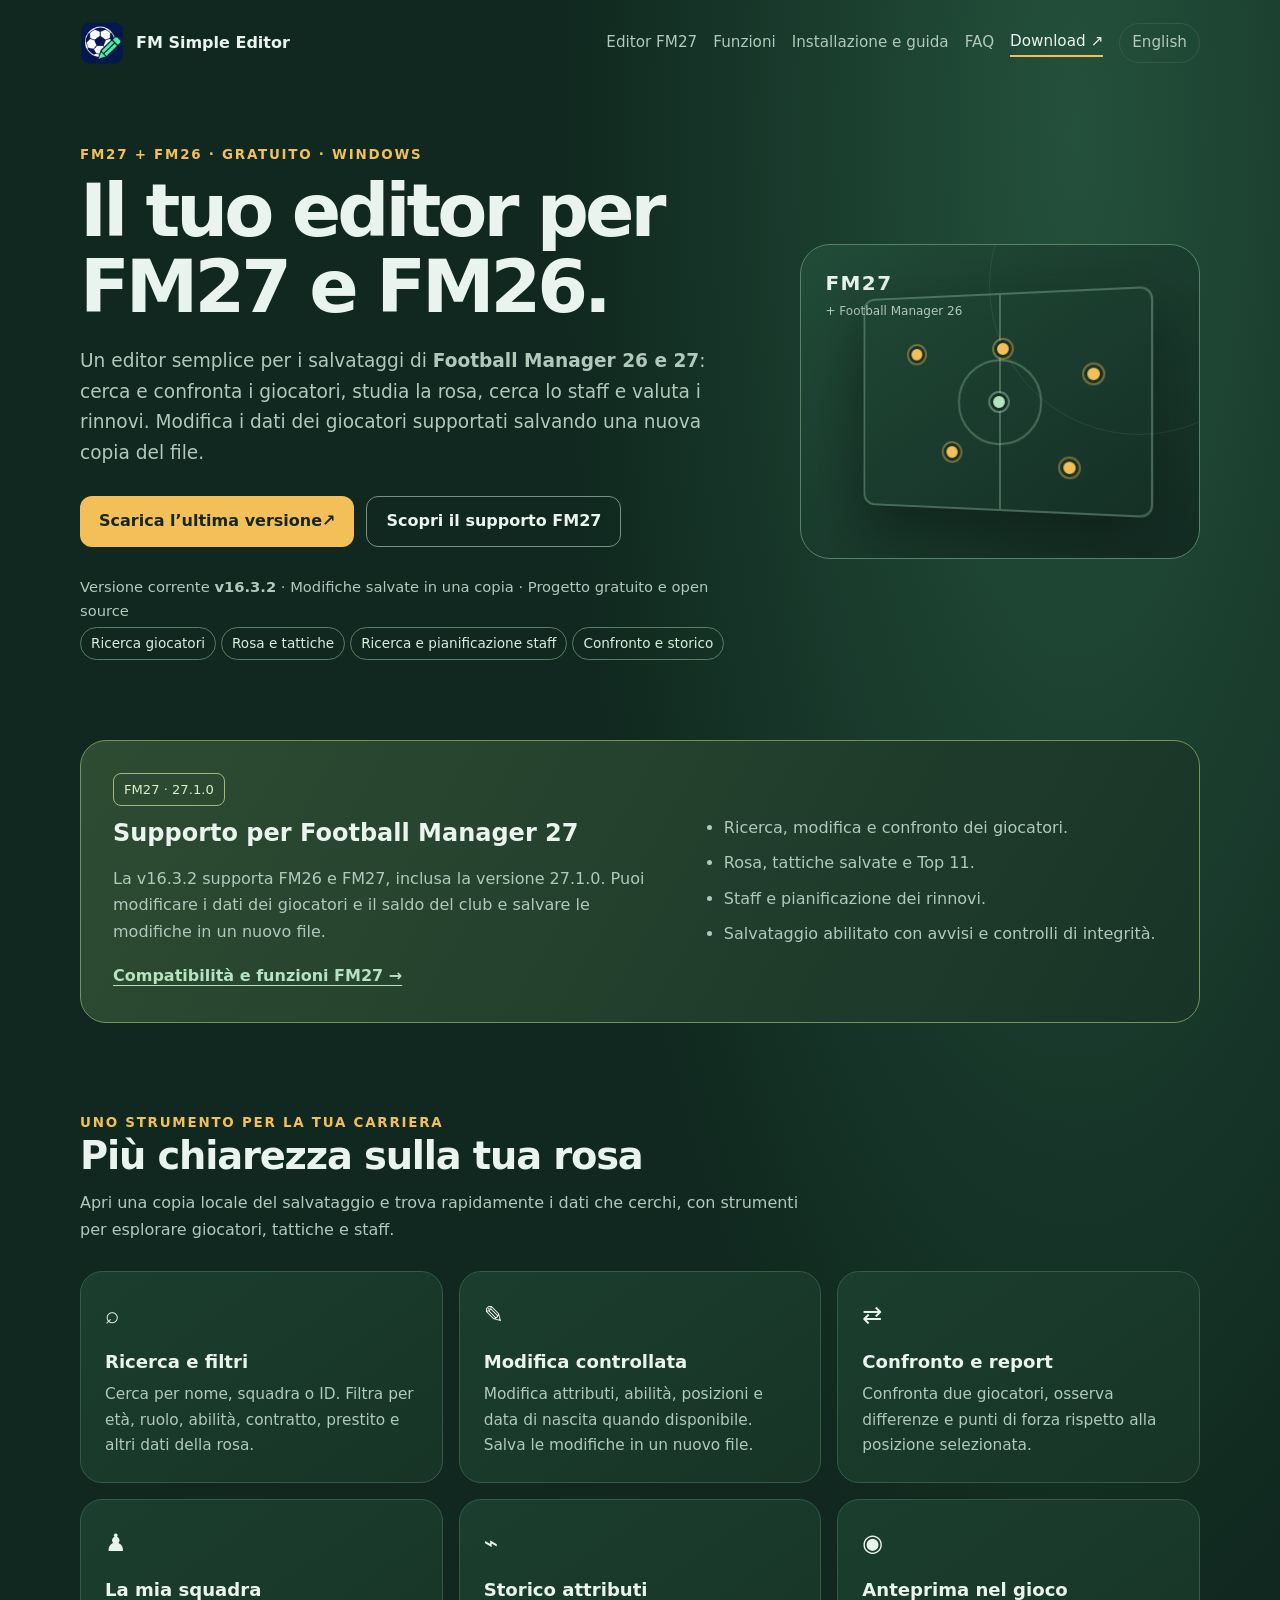
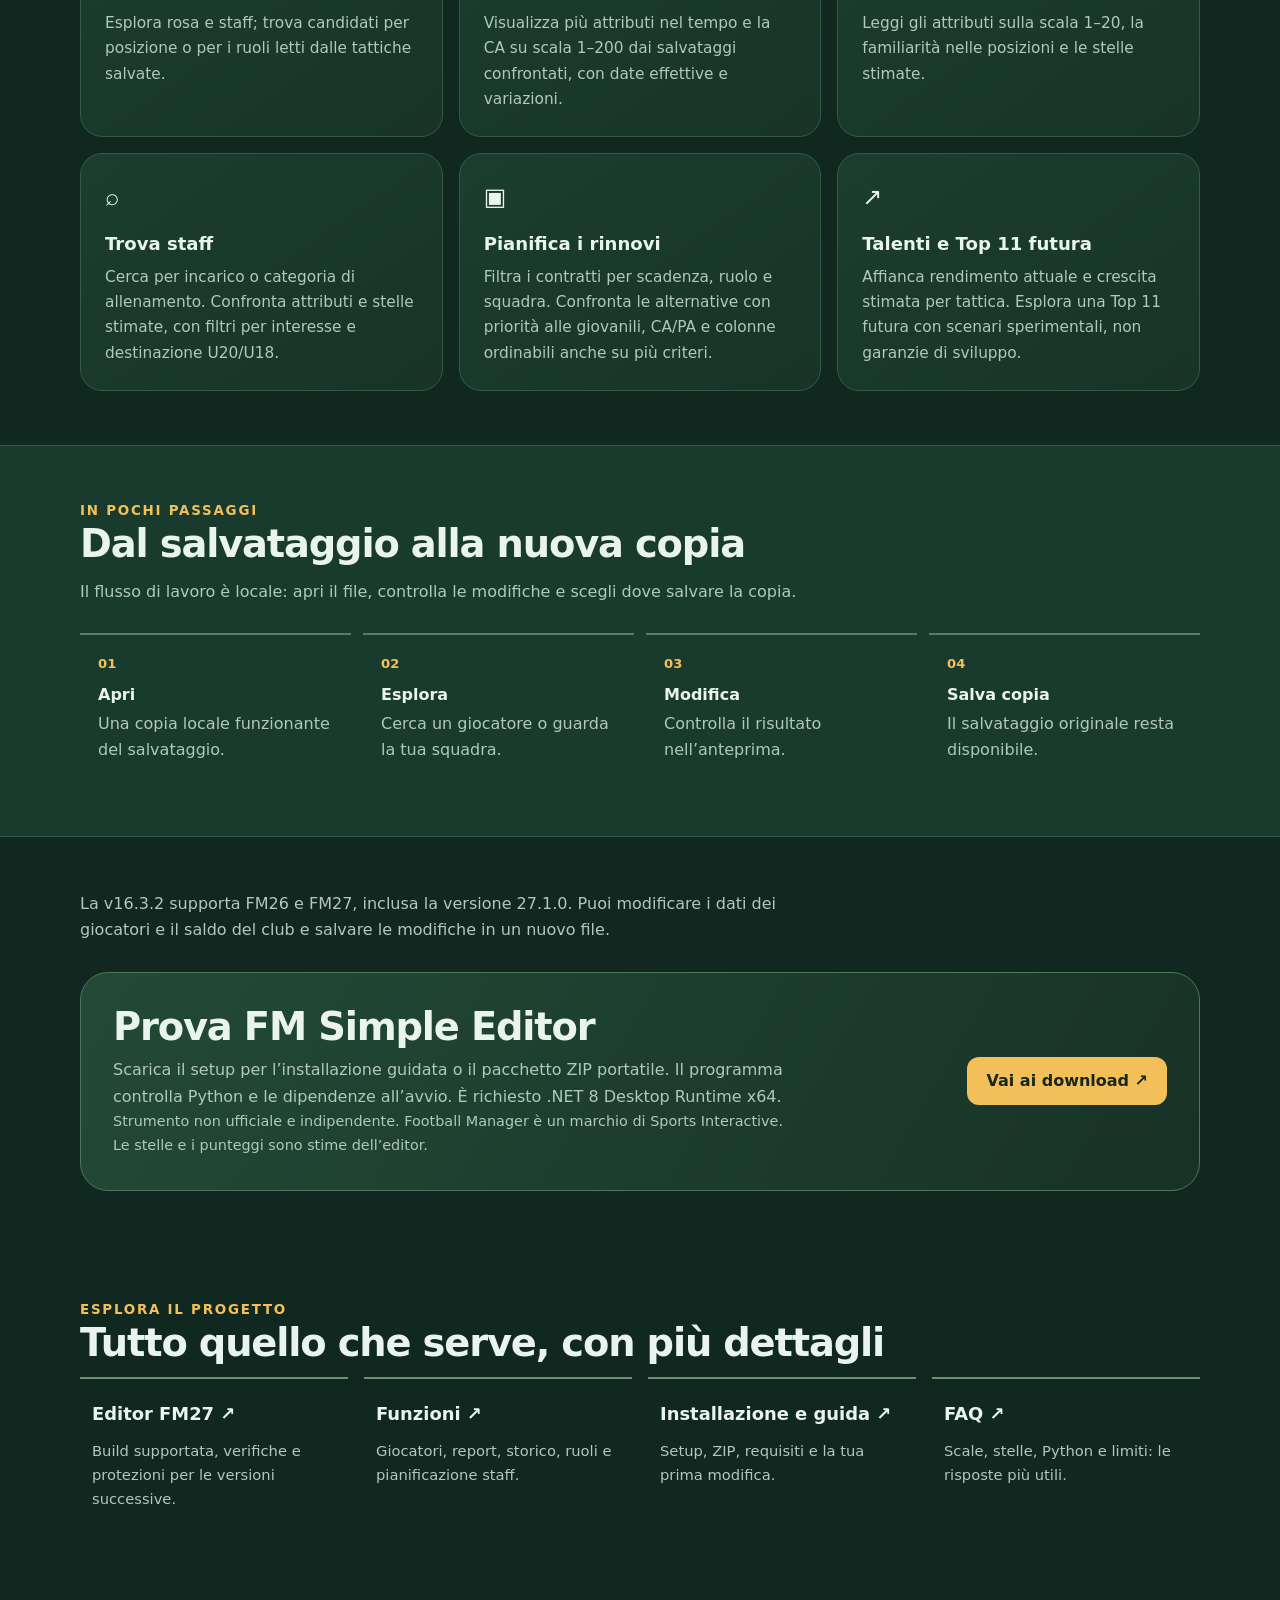
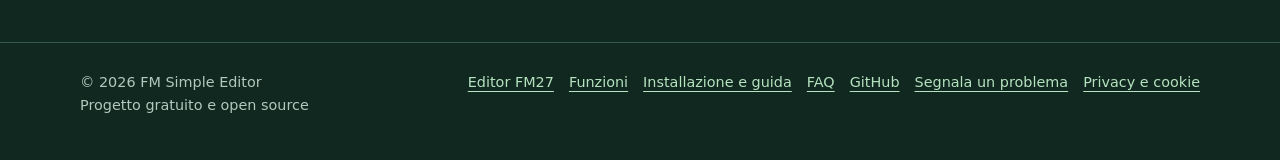
<file: site/index.html>
<!doctype html>
<html lang="it">
<head>
  <meta charset="utf-8">
  <meta name="viewport" content="width=device-width, initial-scale=1">
  <title>Editor FM27 e FM26 gratuito | FM Simple Editor</title>
  <meta name="description" content="Editor gratuito per Football Manager 27 e 26: modifica e confronta giocatori, esplora tattiche, cerca staff e pianifica rinnovi. Per Windows, italiano e inglese.">
  <meta name="theme-color" content="#10281f">
  <link rel="canonical" href="https://fmeditor.ramaya.org/">
  <link rel="alternate" hreflang="it" href="https://fmeditor.ramaya.org/">
  <link rel="alternate" hreflang="en" href="https://fmeditor.ramaya.org/en/">
  <link rel="alternate" hreflang="x-default" href="https://fmeditor.ramaya.org/">
  <link rel="icon" type="image/png" href="assets/icon.png">
  <meta property="og:type" content="website">
  <meta property="og:site_name" content="FM Simple Editor">
  <meta property="og:title" content="Editor FM27 e FM26 gratuito | FM Simple Editor">
  <meta property="og:description" content="Editor gratuito per Football Manager 27 e 26: modifica e confronta giocatori, esplora tattiche, cerca staff e pianifica rinnovi. Per Windows, italiano e inglese.">
  <meta property="og:url" content="https://fmeditor.ramaya.org/">
  <meta property="og:image" content="https://fmeditor.ramaya.org/assets/icon.png">
  <meta name="twitter:card" content="summary">
  <script type="application/ld+json">{"@context": "https://schema.org", "@type": "WebSite", "name": "FM Simple Editor", "alternateName": "FM26 Simple Save Editor", "url": "https://fmeditor.ramaya.org/"}</script>
  <script type="application/ld+json">{"@context": "https://schema.org", "@type": "SoftwareApplication", "name": "FM Simple Editor", "applicationCategory": "UtilitiesApplication", "operatingSystem": "Windows 10, Windows 11", "inLanguage": ["it", "en"], "isAccessibleForFree": true, "offers": {"@type": "Offer", "price": "0", "priceCurrency": "EUR"}, "downloadUrl": "https://github.com/hierro1981/FM26SimpleEditor/releases/latest", "codeRepository": "https://github.com/hierro1981/FM26SimpleEditor", "description": "Editor gratuito per modificare e confrontare giocatori, esplorare tattiche e cercare e pianificare lo staff nei salvataggi locali di Football Manager 26 e 27.", "softwareVersion": "16.3.2"}</script>
  <link rel="stylesheet" href="assets/site.css">
<!-- Privacy-friendly analytics by Plausible -->
<script async src="https://stats.ramaya.org/js/pa-GnJzQ6dfLJP9XAEv3MbV9.js"></script>
<script>
  window.plausible=window.plausible||function(){(plausible.q=plausible.q||[]).push(arguments)},plausible.init=plausible.init||function(i){plausible.o=i||{}};
  plausible.init()
</script>
</head>
<body>
  <a class="skip" href="#main">Vai al contenuto</a><header class="wrap nav"><a class="brand" href="./" aria-label="FM Simple Editor, home"><img src="assets/icon.png" alt="" width="44" height="44"><span>FM Simple Editor</span></a><nav class="navlinks" aria-label="Navigazione principale"><a href="fm27/">Editor FM27</a><a href="funzioni/">Funzioni</a><a href="guida/">Installazione e guida</a><a href="faq/">FAQ</a><a class="nav-download" href="https://github.com/hierro1981/FM26SimpleEditor/releases/latest">Download ↗</a><a class="lang" href="en/" lang="en" hreflang="en">English</a></nav></header>
  <main id="main">
    <section class="wrap hero">
      <div><div class="eyebrow">FM27 + FM26 · Gratuito · Windows</div>
        <h1>Il tuo editor per<br>FM27 e FM26.</h1>
        <p>Un editor semplice per i salvataggi di <strong>Football Manager 26 e 27</strong>: cerca e confronta i giocatori, studia la rosa, cerca lo staff e valuta i rinnovi. Modifica i dati dei giocatori supportati salvando una nuova copia del file.</p>
        <div class="actions"><a class="button" href="https://github.com/hierro1981/FM26SimpleEditor/releases/latest">Scarica l’ultima versione <span aria-hidden="true"> ↗</span></a><a class="button secondary" href="fm27/">Scopri il supporto FM27</a></div>
        <div class="meta">Versione corrente <strong>v16.3.2</strong> · Modifiche salvate in una copia · Progetto gratuito e open source</div>
        <div><span class="pill">Ricerca giocatori</span><span class="pill">Rosa e tattiche</span><span class="pill">Ricerca e pianificazione staff</span><span class="pill">Confronto e storico</span></div>
      </div>
      <div class="art" role="img" aria-label="Illustrazione di un campo da calcio con posizioni dei giocatori"><div class="edition-mark">FM27 <small>+ Football Manager 26</small></div><div class="orbit"></div><div class="pitch"><i class="dot d1"></i><i class="dot d2"></i><i class="dot d3"></i><i class="dot d4"></i><i class="dot d5"></i><i class="dot d6"></i></div></div>
    </section>
    <section class="wrap section-tight"><div class="spotlight"><div><span class="build-badge">FM27 · 27.1.0</span><h2>Supporto per Football Manager 27</h2><p>La v16.3.2 supporta FM26 e FM27, inclusa la versione 27.1.0. Puoi modificare i dati dei giocatori e il saldo del club e salvare le modifiche in un nuovo file.</p><a href="fm27/" class="text-link">Compatibilità e funzioni FM27 →</a></div><ul class="compact-list"><li>Ricerca, modifica e confronto dei giocatori.</li><li>Rosa, tattiche salvate e Top 11.</li><li>Staff e pianificazione dei rinnovi.</li><li>Salvataggio abilitato con avvisi e controlli di integrità.</li></ul></div></section><section class="section wrap" id="funzioni"><div class="eyebrow">Uno strumento per la tua carriera</div><h2>Più chiarezza sulla tua rosa</h2><p class="lead">Apri una copia locale del salvataggio e trova rapidamente i dati che cerchi, con strumenti per esplorare giocatori, tattiche e staff.</p>
      <div class="grid">
        <article class="card"><div class="icon" aria-hidden="true">⌕</div><h3>Ricerca e filtri</h3><p>Cerca per nome, squadra o ID. Filtra per età, ruolo, abilità, contratto, prestito e altri dati della rosa.</p></article>
        <article class="card"><div class="icon" aria-hidden="true">✎</div><h3>Modifica controllata</h3><p>Modifica attributi, abilità, posizioni e data di nascita quando disponibile. Salva le modifiche in un nuovo file.</p></article>
        <article class="card"><div class="icon" aria-hidden="true">⇄</div><h3>Confronto e report</h3><p>Confronta due giocatori, osserva differenze e punti di forza rispetto alla posizione selezionata.</p></article>
        <article class="card"><div class="icon" aria-hidden="true">♟</div><h3>La mia squadra</h3><p>Esplora rosa e staff; trova candidati per posizione o per i ruoli letti dalle tattiche salvate.</p></article>
        <article class="card"><div class="icon" aria-hidden="true">⌁</div><h3>Storico attributi</h3><p>Visualizza più attributi nel tempo e la CA su scala 1–200 dai salvataggi confrontati, con date effettive e variazioni.</p></article>
        <article class="card"><div class="icon" aria-hidden="true">◉</div><h3>Anteprima nel gioco</h3><p>Leggi gli attributi sulla scala 1–20, la familiarità nelle posizioni e le stelle stimate.</p></article>
        <article class="card"><div class="icon" aria-hidden="true">⌕</div><h3>Trova staff</h3><p>Cerca per incarico o categoria di allenamento. Confronta attributi e stelle stimate, con filtri per interesse e destinazione U20/U18.</p></article>
        <article class="card"><div class="icon" aria-hidden="true">▣</div><h3>Pianifica i rinnovi</h3><p>Filtra i contratti per scadenza, ruolo e squadra. Confronta le alternative con priorità alle giovanili, CA/PA e colonne ordinabili anche su più criteri.</p></article>
        <article class="card"><div class="icon" aria-hidden="true">↗</div><h3>Talenti e Top 11 futura</h3><p>Affianca rendimento attuale e crescita stimata per tattica. Esplora una Top 11 futura con scenari sperimentali, non garanzie di sviluppo.</p></article>
      </div>
    </section>
    <section class="section band" id="come-funziona"><div class="wrap"><div class="eyebrow">In pochi passaggi</div><h2>Dal salvataggio alla nuova copia</h2><p class="lead">Il flusso di lavoro è locale: apri il file, controlla le modifiche e scegli dove salvare la copia.</p>
      <div class="steps"><div class="step"><strong>Apri</strong>Una copia locale funzionante del salvataggio.</div><div class="step"><strong>Esplora</strong>Cerca un giocatore o guarda la tua squadra.</div><div class="step"><strong>Modifica</strong>Controlla il risultato nell’anteprima.</div><div class="step"><strong>Salva copia</strong>Il salvataggio originale resta disponibile.</div></div>
    </div></section>
    <section class="section wrap"><p class="lead">La v16.3.2 supporta FM26 e FM27, inclusa la versione 27.1.0. Puoi modificare i dati dei giocatori e il saldo del club e salvare le modifiche in un nuovo file.</p><div class="download"><div><h2>Prova FM Simple Editor</h2><p>Scarica il setup per l’installazione guidata o il pacchetto ZIP portatile. Il programma controlla Python e le dipendenze all’avvio. È richiesto .NET 8 Desktop Runtime x64.</p><p class="disclaimer">Strumento non ufficiale e indipendente. Football Manager è un marchio di Sports Interactive. Le stelle e i punteggi sono stime dell’editor.</p></div><a class="button" href="https://github.com/hierro1981/FM26SimpleEditor/releases/latest">Vai ai download ↗</a></div></section>
  <section class="section wrap"><div class="eyebrow">Esplora il progetto</div><h2>Tutto quello che serve, con più dettagli</h2><div class="explore"><a href="fm27/"><strong>Editor FM27 ↗</strong><span>Build supportata, verifiche e protezioni per le versioni successive.</span></a><a href="funzioni/"><strong>Funzioni ↗</strong><span>Giocatori, report, storico, ruoli e pianificazione staff.</span></a><a href="guida/"><strong>Installazione e guida ↗</strong><span>Setup, ZIP, requisiti e la tua prima modifica.</span></a><a href="faq/"><strong>FAQ ↗</strong><span>Scale, stelle, Python e limiti: le risposte più utili.</span></a></div></section></main>
  <footer class="footer"><div class="wrap footerrow"><span>© 2026 FM Simple Editor<br>Progetto gratuito e open source</span><nav class="footerlinks" aria-label="Footer"><a href="fm27/">Editor FM27</a><a href="funzioni/">Funzioni</a><a href="guida/">Installazione e guida</a><a href="faq/">FAQ</a><a href="https://github.com/hierro1981/FM26SimpleEditor">GitHub</a><a href="https://github.com/hierro1981/FM26SimpleEditor/issues">Segnala un problema</a><a href="https://ramaya.org/privacy.html">Privacy e cookie</a></nav></div></footer>
</body>
</html>
</file>
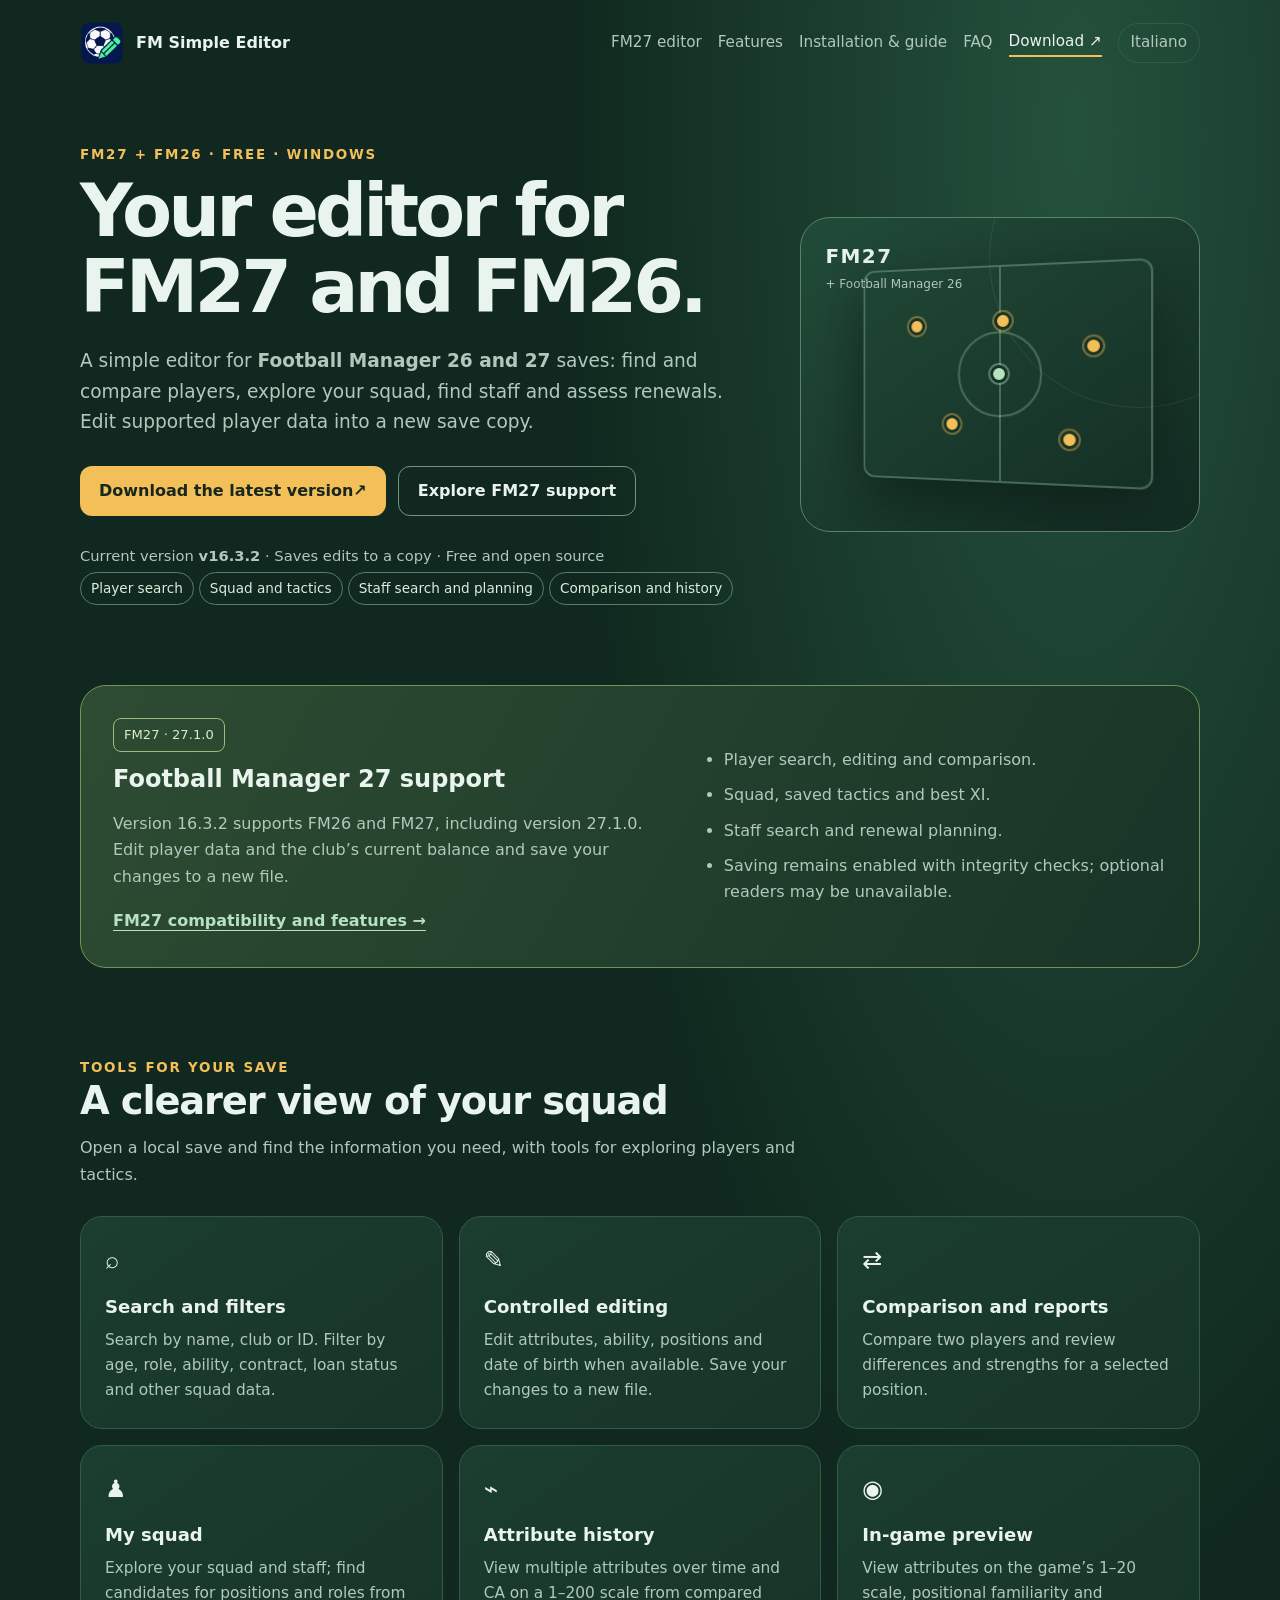
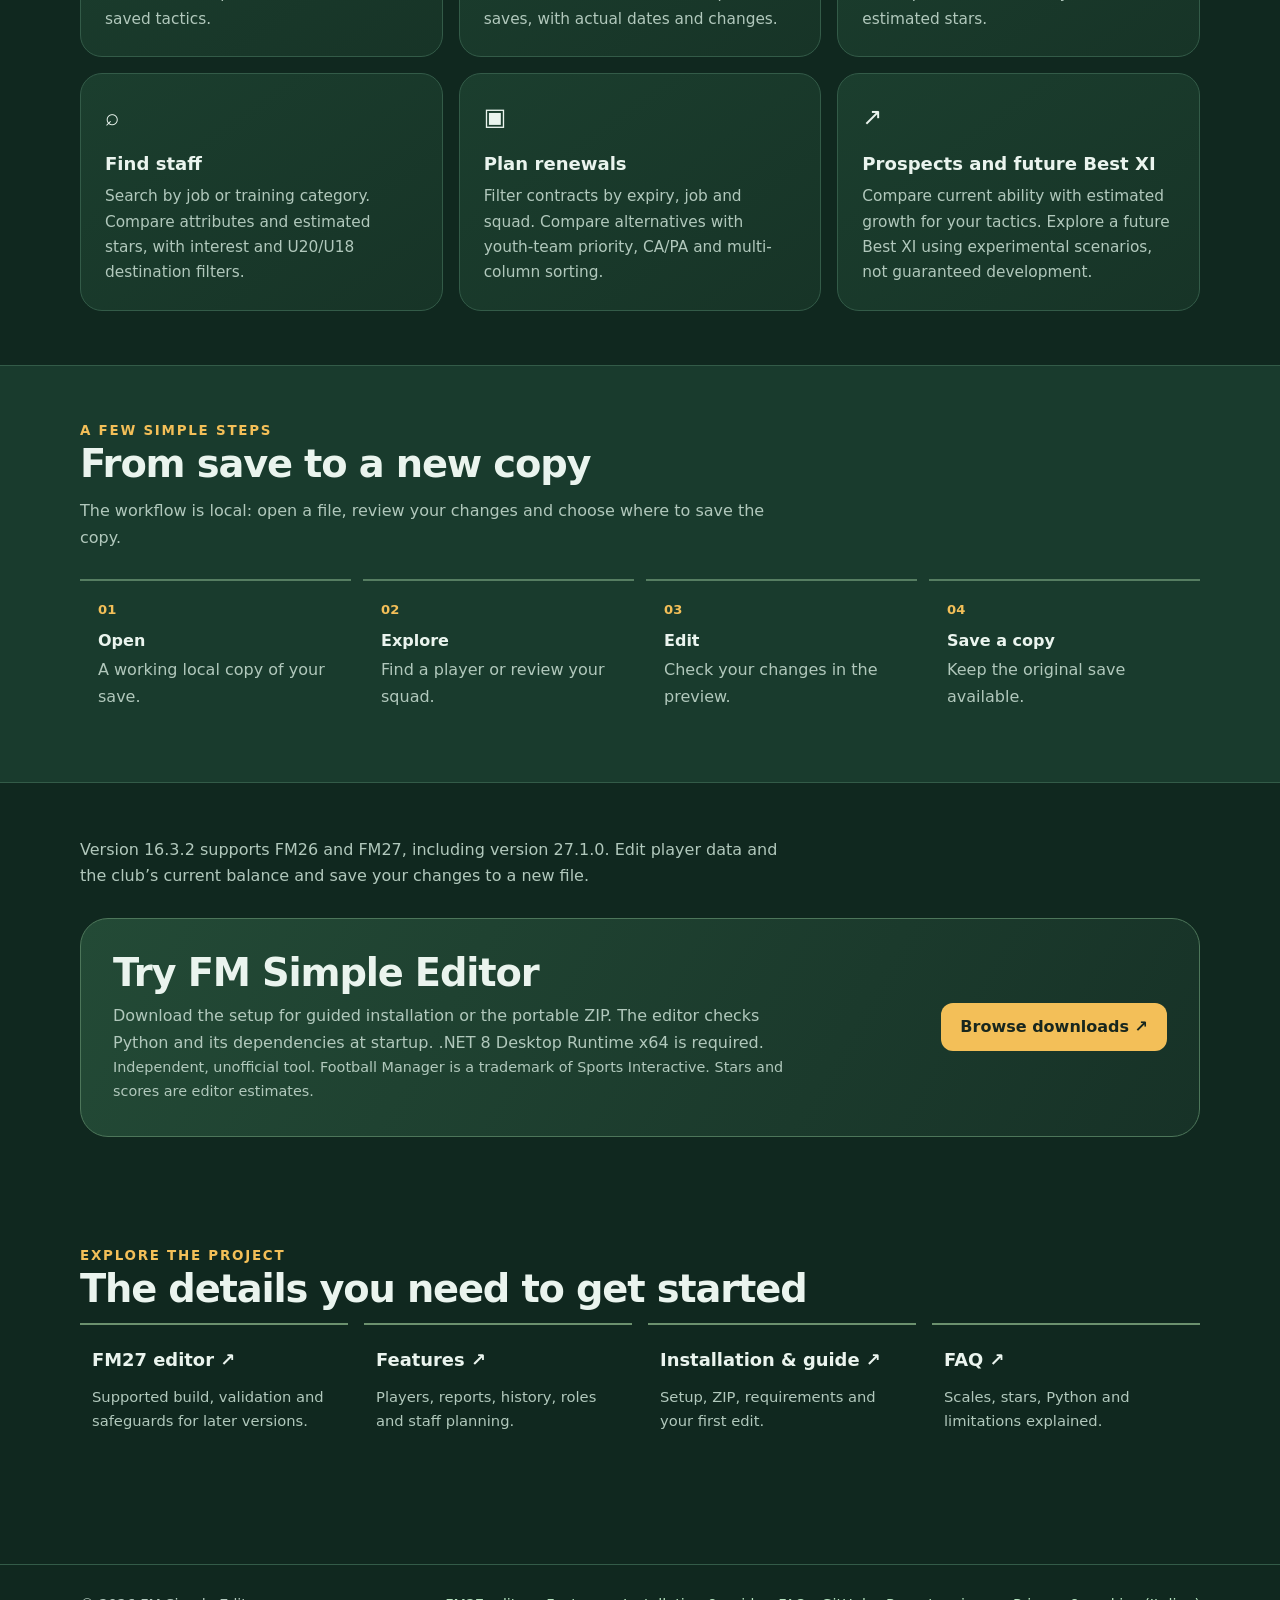
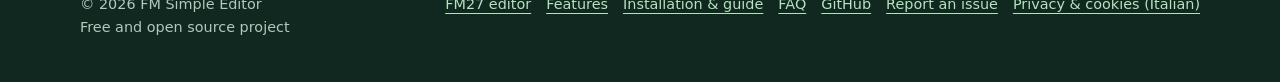
<file: site/en/index.html>
<!doctype html>
<html lang="en">
<head>
  <meta charset="utf-8">
  <meta name="viewport" content="width=device-width, initial-scale=1">
  <title>Free FM27 and FM26 save editor | FM Simple Editor</title>
  <meta name="description" content="Free Football Manager 27 and 26 editor: edit and compare players, explore tactics, find staff and plan renewals. For Windows, in English and Italian.">
  <meta name="theme-color" content="#10281f">
  <link rel="canonical" href="https://fmeditor.ramaya.org/en/">
  <link rel="alternate" hreflang="it" href="https://fmeditor.ramaya.org/">
  <link rel="alternate" hreflang="en" href="https://fmeditor.ramaya.org/en/">
  <link rel="alternate" hreflang="x-default" href="https://fmeditor.ramaya.org/">
  <link rel="icon" type="image/png" href="../assets/icon.png">
  <meta property="og:type" content="website">
  <meta property="og:site_name" content="FM Simple Editor">
  <meta property="og:title" content="Free FM27 and FM26 save editor | FM Simple Editor">
  <meta property="og:description" content="Free Football Manager 27 and 26 editor: edit and compare players, explore tactics, find staff and plan renewals. For Windows, in English and Italian.">
  <meta property="og:url" content="https://fmeditor.ramaya.org/en/">
  <meta property="og:image" content="https://fmeditor.ramaya.org/assets/icon.png">
  <meta name="twitter:card" content="summary">
  <script type="application/ld+json">{"@context": "https://schema.org", "@type": "WebSite", "name": "FM Simple Editor", "alternateName": "FM26 Simple Save Editor", "url": "https://fmeditor.ramaya.org/"}</script>
  <script type="application/ld+json">{"@context": "https://schema.org", "@type": "SoftwareApplication", "name": "FM Simple Editor", "applicationCategory": "UtilitiesApplication", "operatingSystem": "Windows 10, Windows 11", "inLanguage": ["it", "en"], "isAccessibleForFree": true, "offers": {"@type": "Offer", "price": "0", "priceCurrency": "EUR"}, "downloadUrl": "https://github.com/hierro1981/FM26SimpleEditor/releases/latest", "codeRepository": "https://github.com/hierro1981/FM26SimpleEditor", "description": "A free editor to edit and compare players, explore tactics and find and plan staff in local Football Manager 26 and 27 saves.", "softwareVersion": "16.3.2"}</script>
  <link rel="stylesheet" href="../assets/site.css">
<!-- Privacy-friendly analytics by Plausible -->
<script async src="https://stats.ramaya.org/js/pa-GnJzQ6dfLJP9XAEv3MbV9.js"></script>
<script>
  window.plausible=window.plausible||function(){(plausible.q=plausible.q||[]).push(arguments)},plausible.init=plausible.init||function(i){plausible.o=i||{}};
  plausible.init()
</script>
</head>
<body>
  <a class="skip" href="#main">Skip to content</a><header class="wrap nav"><a class="brand" href="./" aria-label="FM Simple Editor, home"><img src="../assets/icon.png" alt="" width="44" height="44"><span>FM Simple Editor</span></a><nav class="navlinks" aria-label="Main navigation"><a href="fm27/">FM27 editor</a><a href="features/">Features</a><a href="guide/">Installation & guide</a><a href="faq/">FAQ</a><a class="nav-download" href="https://github.com/hierro1981/FM26SimpleEditor/releases/latest">Download ↗</a><a class="lang" href="../" lang="it" hreflang="it">Italiano</a></nav></header>
  <main id="main">
    <section class="wrap hero"><div><div class="eyebrow">FM27 + FM26 · Free · Windows</div><h1>Your editor for<br>FM27 and FM26.</h1><p>A simple editor for <strong>Football Manager 26 and 27</strong> saves: find and compare players, explore your squad, find staff and assess renewals. Edit supported player data into a new save copy.</p><div class="actions"><a class="button" href="https://github.com/hierro1981/FM26SimpleEditor/releases/latest">Download the latest version <span aria-hidden="true"> ↗</span></a><a class="button secondary" href="fm27/">Explore FM27 support</a></div><div class="meta">Current version <strong>v16.3.2</strong> · Saves edits to a copy · Free and open source</div><div><span class="pill">Player search</span><span class="pill">Squad and tactics</span><span class="pill">Staff search and planning</span><span class="pill">Comparison and history</span></div></div><div class="art" role="img" aria-label="Illustration of a football pitch with player positions"><div class="edition-mark">FM27 <small>+ Football Manager 26</small></div><div class="orbit"></div><div class="pitch"><i class="dot d1"></i><i class="dot d2"></i><i class="dot d3"></i><i class="dot d4"></i><i class="dot d5"></i><i class="dot d6"></i></div></div></section>
    <section class="wrap section-tight"><div class="spotlight"><div><span class="build-badge">FM27 · 27.1.0</span><h2>Football Manager 27 support</h2><p>Version 16.3.2 supports FM26 and FM27, including version 27.1.0. Edit player data and the club’s current balance and save your changes to a new file.</p><a href="fm27/" class="text-link">FM27 compatibility and features →</a></div><ul class="compact-list"><li>Player search, editing and comparison.</li><li>Squad, saved tactics and best XI.</li><li>Staff search and renewal planning.</li><li>Saving remains enabled with integrity checks; optional readers may be unavailable.</li></ul></div></section><section class="section wrap" id="features"><div class="eyebrow">Tools for your save</div><h2>A clearer view of your squad</h2><p class="lead">Open a local save and find the information you need, with tools for exploring players and tactics.</p><div class="grid">
      <article class="card"><div class="icon" aria-hidden="true">⌕</div><h3>Search and filters</h3><p>Search by name, club or ID. Filter by age, role, ability, contract, loan status and other squad data.</p></article><article class="card"><div class="icon" aria-hidden="true">✎</div><h3>Controlled editing</h3><p>Edit attributes, ability, positions and date of birth when available. Save your changes to a new file.</p></article><article class="card"><div class="icon" aria-hidden="true">⇄</div><h3>Comparison and reports</h3><p>Compare two players and review differences and strengths for a selected position.</p></article><article class="card"><div class="icon" aria-hidden="true">♟</div><h3>My squad</h3><p>Explore your squad and staff; find candidates for positions and roles from saved tactics.</p></article><article class="card"><div class="icon" aria-hidden="true">⌁</div><h3>Attribute history</h3><p>View multiple attributes over time and CA on a 1–200 scale from compared saves, with actual dates and changes.</p></article><article class="card"><div class="icon" aria-hidden="true">◉</div><h3>In-game preview</h3><p>View attributes on the game’s 1–20 scale, positional familiarity and estimated stars.</p></article>
    <article class="card"><div class="icon" aria-hidden="true">⌕</div><h3>Find staff</h3><p>Search by job or training category. Compare attributes and estimated stars, with interest and U20/U18 destination filters.</p></article><article class="card"><div class="icon" aria-hidden="true">▣</div><h3>Plan renewals</h3><p>Filter contracts by expiry, job and squad. Compare alternatives with youth-team priority, CA/PA and multi-column sorting.</p></article><article class="card"><div class="icon" aria-hidden="true">↗</div><h3>Prospects and future Best XI</h3><p>Compare current ability with estimated growth for your tactics. Explore a future Best XI using experimental scenarios, not guaranteed development.</p></article></div></section>
    <section class="section band" id="how"><div class="wrap"><div class="eyebrow">A few simple steps</div><h2>From save to a new copy</h2><p class="lead">The workflow is local: open a file, review your changes and choose where to save the copy.</p><div class="steps"><div class="step"><strong>Open</strong>A working local copy of your save.</div><div class="step"><strong>Explore</strong>Find a player or review your squad.</div><div class="step"><strong>Edit</strong>Check your changes in the preview.</div><div class="step"><strong>Save a copy</strong>Keep the original save available.</div></div></div></section>
    <section class="section wrap"><p class="lead">Version 16.3.2 supports FM26 and FM27, including version 27.1.0. Edit player data and the club’s current balance and save your changes to a new file.</p><div class="download"><div><h2>Try FM Simple Editor</h2><p>Download the setup for guided installation or the portable ZIP. The editor checks Python and its dependencies at startup. .NET 8 Desktop Runtime x64 is required.</p><p class="disclaimer">Independent, unofficial tool. Football Manager is a trademark of Sports Interactive. Stars and scores are editor estimates.</p></div><a class="button" href="https://github.com/hierro1981/FM26SimpleEditor/releases/latest">Browse downloads ↗</a></div></section>
  <section class="section wrap"><div class="eyebrow">Explore the project</div><h2>The details you need to get started</h2><div class="explore"><a href="fm27/"><strong>FM27 editor ↗</strong><span>Supported build, validation and safeguards for later versions.</span></a><a href="features/"><strong>Features ↗</strong><span>Players, reports, history, roles and staff planning.</span></a><a href="guide/"><strong>Installation & guide ↗</strong><span>Setup, ZIP, requirements and your first edit.</span></a><a href="faq/"><strong>FAQ ↗</strong><span>Scales, stars, Python and limitations explained.</span></a></div></section></main>
  <footer class="footer"><div class="wrap footerrow"><span>© 2026 FM Simple Editor<br>Free and open source project</span><nav class="footerlinks" aria-label="Footer"><a href="fm27/">FM27 editor</a><a href="features/">Features</a><a href="guide/">Installation & guide</a><a href="faq/">FAQ</a><a href="https://github.com/hierro1981/FM26SimpleEditor">GitHub</a><a href="https://github.com/hierro1981/FM26SimpleEditor/issues">Report an issue</a><a href="https://ramaya.org/privacy.html">Privacy &amp; cookies (Italian)</a></nav></div></footer>
</body>
</html>
</file>
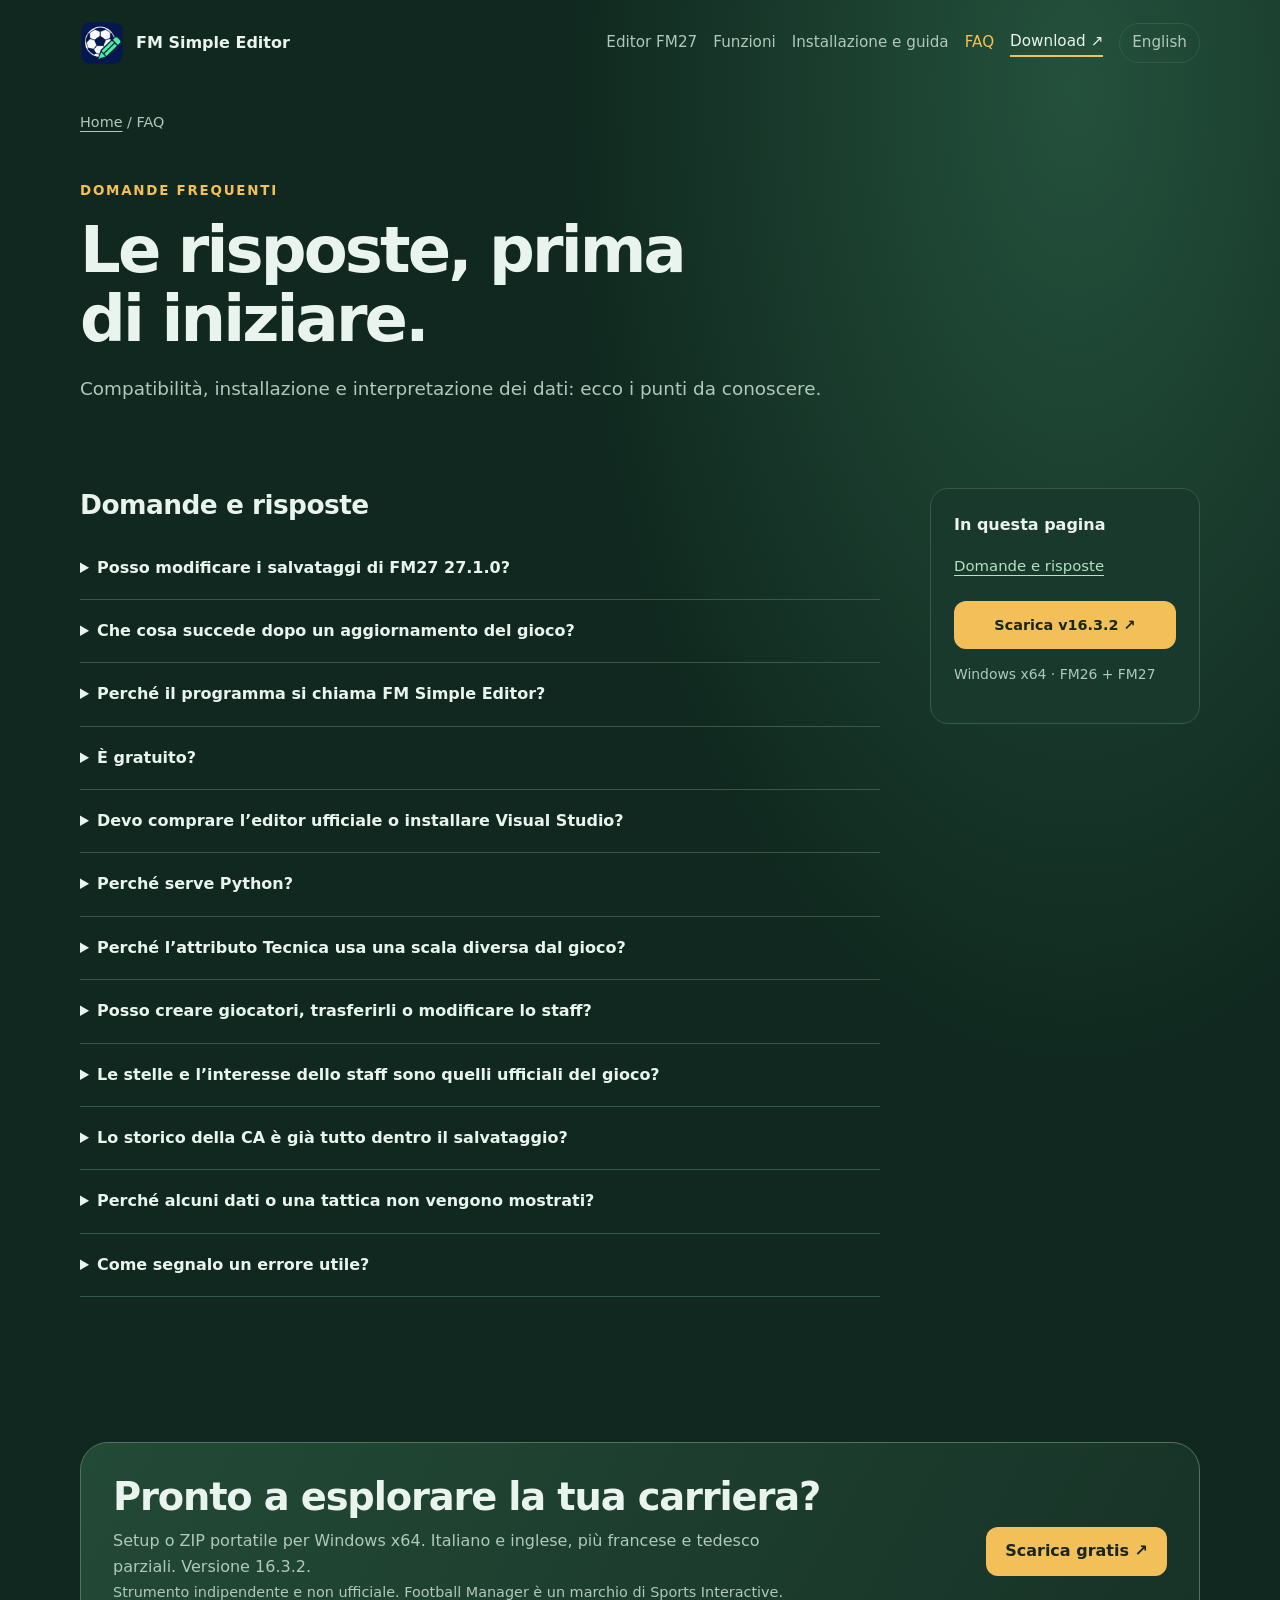
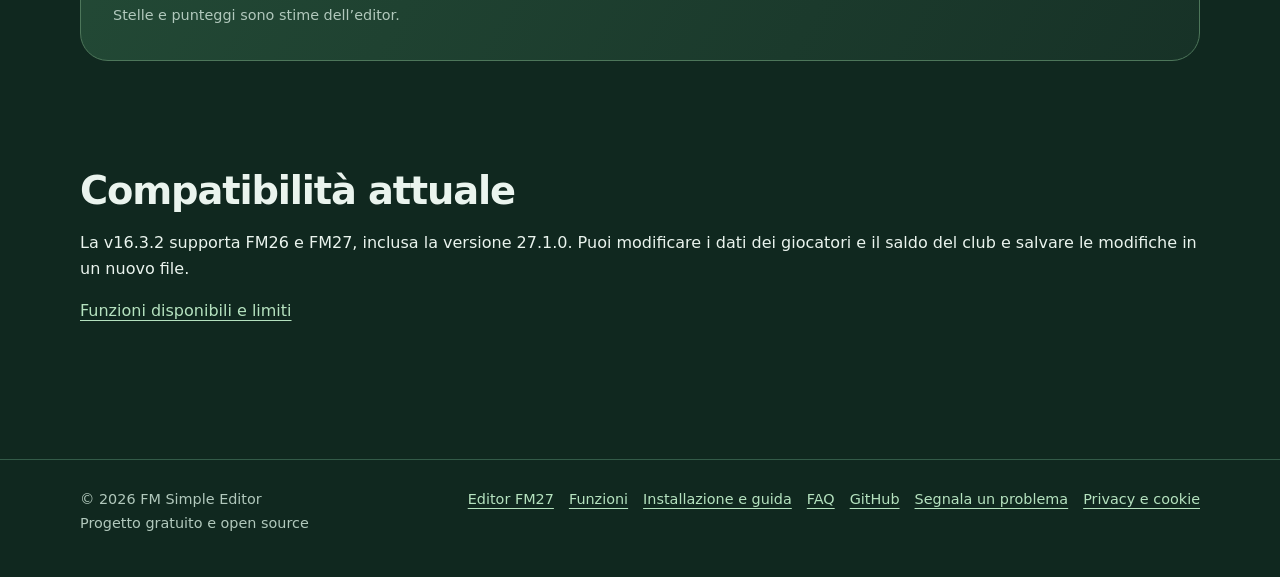
<file: site/faq/index.html>
<!doctype html><html lang="it"><head><meta charset="utf-8"><meta name="viewport" content="width=device-width, initial-scale=1"><title>FAQ: editor FM27 e FM26, compatibilità e requisiti | FM Simple Editor</title><meta name="description" content="Risposte su build FM27 supportate, Python, scale attributi, stelle, storico e limiti di FM Simple Editor."><meta name="theme-color" content="#10281f"><link rel="canonical" href="https://fmeditor.ramaya.org/faq/"><link rel="alternate" hreflang="it" href="https://fmeditor.ramaya.org/faq/"><link rel="alternate" hreflang="en" href="https://fmeditor.ramaya.org/en/faq/"><link rel="alternate" hreflang="x-default" href="https://fmeditor.ramaya.org/faq/"><link rel="icon" type="image/png" href="../assets/icon.png"><link rel="stylesheet" href="../assets/site.css"><meta property="og:type" content="website"><meta property="og:site_name" content="FM Simple Editor"><meta property="og:title" content="FAQ: editor FM27 e FM26, compatibilità e requisiti | FM Simple Editor"><meta property="og:description" content="Risposte su build FM27 supportate, Python, scale attributi, stelle, storico e limiti di FM Simple Editor."><meta property="og:url" content="https://fmeditor.ramaya.org/faq/"><meta property="og:image" content="https://fmeditor.ramaya.org/assets/icon.png"><meta name="twitter:card" content="summary"><script type="application/ld+json">{"@context": "https://schema.org", "@type": "WebPage", "name": "FAQ: editor FM27 e FM26, compatibilità e requisiti | FM Simple Editor", "description": "Risposte su build FM27 supportate, Python, scale attributi, stelle, storico e limiti di FM Simple Editor.", "url": "https://fmeditor.ramaya.org/faq/", "inLanguage": "it", "isPartOf": {"@type": "WebSite", "name": "FM Simple Editor", "url": "https://fmeditor.ramaya.org/"}}</script><script type="application/ld+json">{"@context":"https://schema.org","@type":"FAQPage","mainEntity":[{"@type":"Question","name":"Posso modificare i salvataggi di FM27 27.1.0?","acceptedAnswer":{"@type":"Answer","text":"Sì. La v16.3.2 supporta FM27 27.1.0 e permette di modificare i dati dei giocatori e il saldo corrente del club. L’editor salva le modifiche in un nuovo file e lascia disponibile l’originale."}},{"@type":"Question","name":"Che cosa succede dopo un aggiornamento del gioco?","acceptedAnswer":{"@type":"Answer","text":"Il salvataggio resta abilitato, con avvisi e controlli di integrità. La lettura di un nuovo formato o di una funzione opzionale può comunque fallire: valori mancanti e posizioni dei dati non vengono inventati."}},{"@type":"Question","name":"Perché il programma si chiama FM Simple Editor?","acceptedAnswer":{"@type":"Answer","text":"Il nome riflette il supporto sia a FM26 sia a FM27. Il repository e l’eseguibile conservano i nomi tecnici originali per mantenere la compatibilità degli aggiornamenti."}},{"@type":"Question","name":"È gratuito?","acceptedAnswer":{"@type":"Answer","text":"Sì, il progetto è gratuito e il codice sorgente è pubblico su GitHub. La licenza e le sue condizioni sono incluse nel repository e nei pacchetti distribuiti."}},{"@type":"Question","name":"Devo comprare l’editor ufficiale o installare Visual Studio?","acceptedAnswer":{"@type":"Answer","text":"Per usare questo programma non serve Visual Studio né l’editor ufficiale di Football Manager. Servono Windows x64, .NET 8 Desktop Runtime x64, Python e le dipendenze indicate nella guida."}},{"@type":"Question","name":"Perché serve Python?","acceptedAnswer":{"@type":"Answer","text":"La lettura e la scrittura del formato dei salvataggi usano un backend Python. L’applicazione C# gestisce l’interfaccia. Il programma controlla l’ambiente all’avvio e aiuta a preparare i componenti mancanti."}},{"@type":"Question","name":"Perché l’attributo Tecnica usa una scala diversa dal gioco?","acceptedAnswer":{"@type":"Answer","text":"La modifica mostra la scala grezza 1–100. L’anteprima nel gioco converte gli attributi sulla scala visibile 1–20. Consulta l’anteprima per confrontare la presentazione con quella di Football Manager."}},{"@type":"Question","name":"Posso creare giocatori, trasferirli o modificare lo staff?","acceptedAnswer":{"@type":"Answer","text":"Queste funzioni non sono disponibili. L’editor modifica i dati supportati dei giocatori esistenti; staff e tattiche sono consultabili. Non si aggancia al gioco in esecuzione e non modifica la sua memoria."}},{"@type":"Question","name":"Le stelle e l’interesse dello staff sono quelli ufficiali del gioco?","acceptedAnswer":{"@type":"Answer","text":"No. Sono stime dell’editor basate sui dati leggibili e sui criteri descritti nell’interfaccia. Non garantiscono prestazioni, crescita o accettazione di un contratto. La stima futura non garantisce il raggiungimento della PA."}},{"@type":"Question","name":"Lo storico della CA è già tutto dentro il salvataggio?","acceptedAnswer":{"@type":"Answer","text":"La CA nel tempo viene ricostruita confrontando salvataggi della stessa carriera alle loro date effettive. Alcuni file contengono anche campioni interni degli attributi; non equivalgono a una serie completa di CA storica con date esatte."}},{"@type":"Question","name":"Perché alcuni dati o una tattica non vengono mostrati?","acceptedAnswer":{"@type":"Answer","text":"La disponibilità dipende dalla build e dai record presenti. Dati mancanti o ruoli non riconosciuti non vengono sostituiti con valori inventati. Il riconoscimento della mia squadra usa il primo allenatore umano identificato."}},{"@type":"Question","name":"Come segnalo un errore utile?","acceptedAnswer":{"@type":"Answer","text":"Apri una issue nel repository indicando versione dell’editor, build del gioco, passaggi per riprodurre il problema e testo dell’errore. Se riguarda una lettura errata, un confronto con la schermata del gioco aiuta a verificare il dato. Le issue sono pubbliche."}}]}</script><!-- Privacy-friendly analytics by Plausible -->
<script async src="https://stats.ramaya.org/js/pa-GnJzQ6dfLJP9XAEv3MbV9.js"></script>
<script>
  window.plausible=window.plausible||function(){(plausible.q=plausible.q||[]).push(arguments)},plausible.init=plausible.init||function(i){plausible.o=i||{}};
  plausible.init()
</script>
</head><body><a class="skip" href="#main">Vai al contenuto</a><header class="wrap nav"><a class="brand" href="../" aria-label="FM Simple Editor, home"><img src="../assets/icon.png" alt="" width="44" height="44"><span>FM Simple Editor</span></a><nav class="navlinks" aria-label="Navigazione principale"><a href="../fm27/">Editor FM27</a><a href="../funzioni/">Funzioni</a><a href="../guida/">Installazione e guida</a><a href="./" aria-current="page">FAQ</a><a class="nav-download" href="https://github.com/hierro1981/FM26SimpleEditor/releases/latest">Download ↗</a><a class="lang" href="../en/faq/" lang="en" hreflang="en">English</a></nav></header><main id="main"><div class="wrap breadcrumb"><a href="../">Home</a> <span aria-hidden="true"> / </span> FAQ</div><div class="wrap page-hero"><div class="eyebrow">Domande frequenti</div><h1>Le risposte, prima<br>di iniziare.</h1><p class="lead">Compatibilità, installazione e interpretazione dei dati: ecco i punti da conoscere.</p></div><div class="wrap page-layout"><article class="prose"><section id="domande"><h2>Domande e risposte</h2><details class="faq-item"><summary>Posso modificare i salvataggi di FM27 27.1.0?</summary><p>Sì. La v16.3.2 supporta FM27 27.1.0 e permette di modificare i dati dei giocatori e il saldo corrente del club. L’editor salva le modifiche in un nuovo file e lascia disponibile l’originale.</p></details><details class="faq-item"><summary>Che cosa succede dopo un aggiornamento del gioco?</summary><p>Il salvataggio resta abilitato, con avvisi e controlli di integrità. La lettura di un nuovo formato o di una funzione opzionale può comunque fallire: valori mancanti e posizioni dei dati non vengono inventati.</p></details><details class="faq-item"><summary>Perché il programma si chiama FM Simple Editor?</summary><p>Il nome riflette il supporto sia a FM26 sia a FM27. Il repository e l’eseguibile conservano i nomi tecnici originali per mantenere la compatibilità degli aggiornamenti.</p></details><details class="faq-item"><summary>È gratuito?</summary><p>Sì, il progetto è gratuito e il codice sorgente è pubblico su GitHub. La licenza e le sue condizioni sono incluse nel repository e nei pacchetti distribuiti.</p></details><details class="faq-item"><summary>Devo comprare l’editor ufficiale o installare Visual Studio?</summary><p>Per usare questo programma non serve Visual Studio né l’editor ufficiale di Football Manager. Servono Windows x64, .NET 8 Desktop Runtime x64, Python e le dipendenze indicate nella guida.</p></details><details class="faq-item"><summary>Perché serve Python?</summary><p>La lettura e la scrittura del formato dei salvataggi usano un backend Python. L’applicazione C# gestisce l’interfaccia. Il programma controlla l’ambiente all’avvio e aiuta a preparare i componenti mancanti.</p></details><details class="faq-item"><summary>Perché l’attributo Tecnica usa una scala diversa dal gioco?</summary><p>La modifica mostra la scala grezza 1–100. L’anteprima nel gioco converte gli attributi sulla scala visibile 1–20. Consulta l’anteprima per confrontare la presentazione con quella di Football Manager.</p></details><details class="faq-item"><summary>Posso creare giocatori, trasferirli o modificare lo staff?</summary><p>Queste funzioni non sono disponibili. L’editor modifica i dati supportati dei giocatori esistenti; staff e tattiche sono consultabili. Non si aggancia al gioco in esecuzione e non modifica la sua memoria.</p></details><details class="faq-item"><summary>Le stelle e l’interesse dello staff sono quelli ufficiali del gioco?</summary><p>No. Sono stime dell’editor basate sui dati leggibili e sui criteri descritti nell’interfaccia. Non garantiscono prestazioni, crescita o accettazione di un contratto. La stima futura non garantisce il raggiungimento della PA.</p></details><details class="faq-item"><summary>Lo storico della CA è già tutto dentro il salvataggio?</summary><p>La CA nel tempo viene ricostruita confrontando salvataggi della stessa carriera alle loro date effettive. Alcuni file contengono anche campioni interni degli attributi; non equivalgono a una serie completa di CA storica con date esatte.</p></details><details class="faq-item"><summary>Perché alcuni dati o una tattica non vengono mostrati?</summary><p>La disponibilità dipende dalla build e dai record presenti. Dati mancanti o ruoli non riconosciuti non vengono sostituiti con valori inventati. Il riconoscimento della mia squadra usa il primo allenatore umano identificato.</p></details><details class="faq-item"><summary>Come segnalo un errore utile?</summary><p>Apri una issue nel repository indicando versione dell’editor, build del gioco, passaggi per riprodurre il problema e testo dell’errore. Se riguarda una lettura errata, un confronto con la schermata del gioco aiuta a verificare il dato. Le issue sono pubbliche.</p></details></section></article><aside class="aside"><h2>In questa pagina</h2><nav class="toc" aria-label="Indice della pagina"><a href="#domande">Domande e risposte</a></nav><a class="button" href="https://github.com/hierro1981/FM26SimpleEditor/releases/latest">Scarica v16.3.2 ↗</a><p>Windows x64 · FM26 + FM27</p></aside></div><section class="section wrap"><div class="download"><div><h2>Pronto a esplorare la tua carriera?</h2><p>Setup o ZIP portatile per Windows x64. Italiano e inglese, più francese e tedesco parziali. Versione 16.3.2.</p><p class="disclaimer">Strumento indipendente e non ufficiale. Football Manager è un marchio di Sports Interactive. Stelle e punteggi sono stime dell’editor.</p></div><a class="button" href="https://github.com/hierro1981/FM26SimpleEditor/releases/latest">Scarica gratis ↗</a></div></section><section class="section wrap"><h2>Compatibilità attuale</h2><p>La v16.3.2 supporta FM26 e FM27, inclusa la versione 27.1.0. Puoi modificare i dati dei giocatori e il saldo del club e salvare le modifiche in un nuovo file.</p><p><a href="../fm27/">Funzioni disponibili e limiti</a></p></section></main><footer class="footer"><div class="wrap footerrow"><span>© 2026 FM Simple Editor<br>Progetto gratuito e open source</span><nav class="footerlinks" aria-label="Footer"><a href="../fm27/">Editor FM27</a><a href="../funzioni/">Funzioni</a><a href="../guida/">Installazione e guida</a><a href="./">FAQ</a><a href="https://github.com/hierro1981/FM26SimpleEditor">GitHub</a><a href="https://github.com/hierro1981/FM26SimpleEditor/issues">Segnala un problema</a><a href="https://ramaya.org/privacy.html">Privacy e cookie</a></nav></div></footer></body></html>
</file>
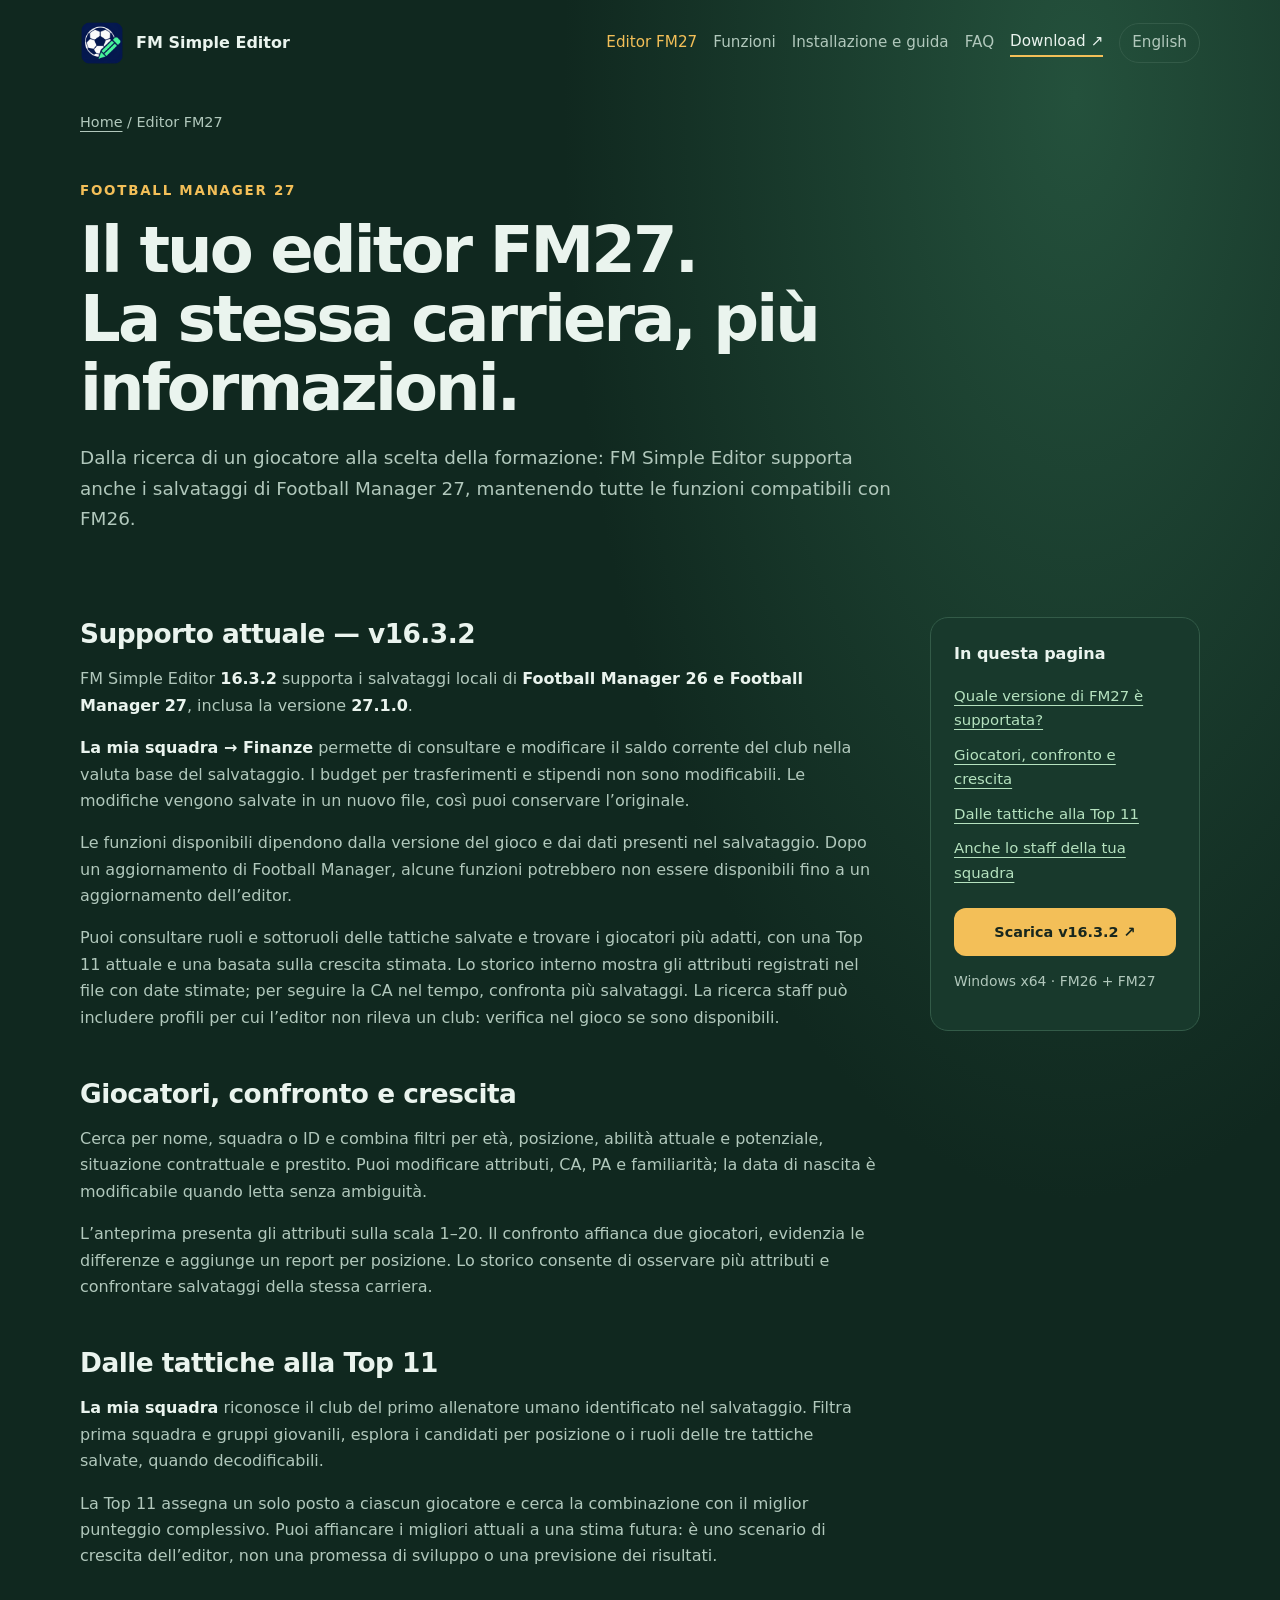
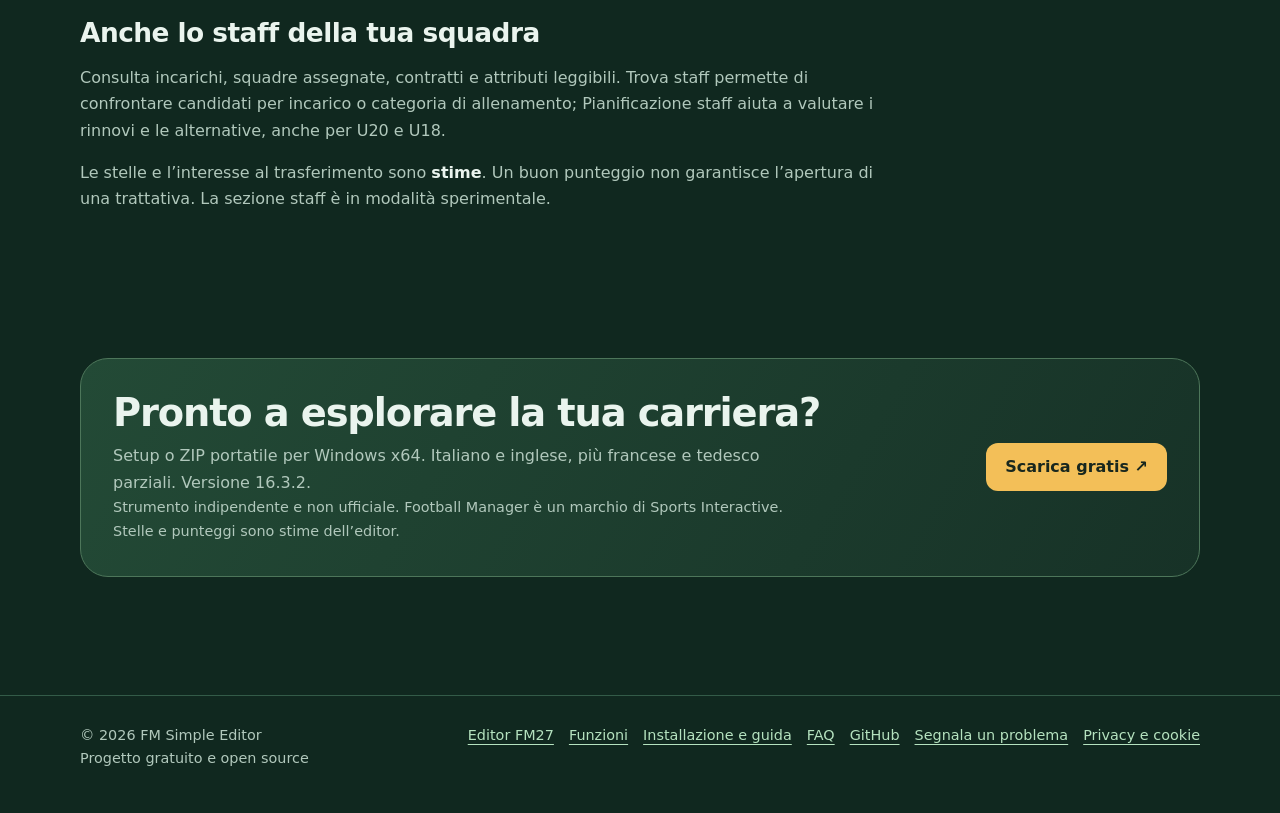
<file: site/fm27/index.html>
<!doctype html><html lang="it"><head><meta charset="utf-8"><meta name="viewport" content="width=device-width, initial-scale=1"><title>Editor FM27 gratuito per Windows | FM Simple Editor</title><meta name="description" content="Editor per Football Manager 27: modifica giocatori, confronta la rosa, leggi tattiche e pianifica lo staff. Build supportata e protezioni di compatibilità."><meta name="theme-color" content="#10281f"><link rel="canonical" href="https://fmeditor.ramaya.org/fm27/"><link rel="alternate" hreflang="it" href="https://fmeditor.ramaya.org/fm27/"><link rel="alternate" hreflang="en" href="https://fmeditor.ramaya.org/en/fm27/"><link rel="alternate" hreflang="x-default" href="https://fmeditor.ramaya.org/fm27/"><link rel="icon" type="image/png" href="../assets/icon.png"><link rel="stylesheet" href="../assets/site.css"><meta property="og:type" content="website"><meta property="og:site_name" content="FM Simple Editor"><meta property="og:title" content="Editor FM27 gratuito per Windows | FM Simple Editor"><meta property="og:description" content="Editor per Football Manager 27: modifica giocatori, confronta la rosa, leggi tattiche e pianifica lo staff. Build supportata e protezioni di compatibilità."><meta property="og:url" content="https://fmeditor.ramaya.org/fm27/"><meta property="og:image" content="https://fmeditor.ramaya.org/assets/icon.png"><meta name="twitter:card" content="summary"><script type="application/ld+json">{"@context": "https://schema.org", "@type": "WebPage", "name": "Editor FM27 gratuito per Windows | FM Simple Editor", "description": "Editor per Football Manager 27: modifica giocatori, confronta la rosa, leggi tattiche e pianifica lo staff. Build supportata e protezioni di compatibilità.", "url": "https://fmeditor.ramaya.org/fm27/", "inLanguage": "it", "isPartOf": {"@type": "WebSite", "name": "FM Simple Editor", "url": "https://fmeditor.ramaya.org/"}}</script><!-- Privacy-friendly analytics by Plausible -->
<script async src="https://stats.ramaya.org/js/pa-GnJzQ6dfLJP9XAEv3MbV9.js"></script>
<script>
  window.plausible=window.plausible||function(){(plausible.q=plausible.q||[]).push(arguments)},plausible.init=plausible.init||function(i){plausible.o=i||{}};
  plausible.init()
</script>
</head><body><a class="skip" href="#main">Vai al contenuto</a><header class="wrap nav"><a class="brand" href="../" aria-label="FM Simple Editor, home"><img src="../assets/icon.png" alt="" width="44" height="44"><span>FM Simple Editor</span></a><nav class="navlinks" aria-label="Navigazione principale"><a href="./" aria-current="page">Editor FM27</a><a href="../funzioni/">Funzioni</a><a href="../guida/">Installazione e guida</a><a href="../faq/">FAQ</a><a class="nav-download" href="https://github.com/hierro1981/FM26SimpleEditor/releases/latest">Download ↗</a><a class="lang" href="../en/fm27/" lang="en" hreflang="en">English</a></nav></header><main id="main"><div class="wrap breadcrumb"><a href="../">Home</a> <span aria-hidden="true"> / </span> Editor FM27</div><div class="wrap page-hero"><div class="eyebrow">Football Manager 27</div><h1>Il tuo editor FM27.<br>La stessa carriera, più informazioni.</h1><p class="lead">Dalla ricerca di un giocatore alla scelta della formazione: FM Simple Editor supporta anche i salvataggi di Football Manager 27, mantenendo tutte le funzioni compatibili con FM26.</p></div><div class="wrap page-layout"><article class="prose"><section id="compatibilita"><h2>Supporto attuale — v16.3.2</h2><p>FM Simple Editor <strong>16.3.2</strong> supporta i salvataggi locali di <strong>Football Manager 26 e Football Manager 27</strong>, inclusa la versione <strong>27.1.0</strong>.</p><p><strong>La mia squadra → Finanze</strong> permette di consultare e modificare il saldo corrente del club nella valuta base del salvataggio. I budget per trasferimenti e stipendi non sono modificabili. Le modifiche vengono salvate in un nuovo file, così puoi conservare l’originale.</p><p>Le funzioni disponibili dipendono dalla versione del gioco e dai dati presenti nel salvataggio. Dopo un aggiornamento di Football Manager, alcune funzioni potrebbero non essere disponibili fino a un aggiornamento dell’editor.</p><p>Puoi consultare ruoli e sottoruoli delle tattiche salvate e trovare i giocatori più adatti, con una Top 11 attuale e una basata sulla crescita stimata. Lo storico interno mostra gli attributi registrati nel file con date stimate; per seguire la CA nel tempo, confronta più salvataggi. La ricerca staff può includere profili per cui l’editor non rileva un club: verifica nel gioco se sono disponibili.</p></section><section id="giocatori"><h2>Giocatori, confronto e crescita</h2><p>Cerca per nome, squadra o ID e combina filtri per età, posizione, abilità attuale e potenziale, situazione contrattuale e prestito. Puoi modificare attributi, CA, PA e familiarità; la data di nascita è modificabile quando letta senza ambiguità.</p><p>L’anteprima presenta gli attributi sulla scala 1–20. Il confronto affianca due giocatori, evidenzia le differenze e aggiunge un report per posizione. Lo storico consente di osservare più attributi e confrontare salvataggi della stessa carriera.</p></section><section id="rosa"><h2>Dalle tattiche alla Top 11</h2><p><strong>La mia squadra</strong> riconosce il club del primo allenatore umano identificato nel salvataggio. Filtra prima squadra e gruppi giovanili, esplora i candidati per posizione o i ruoli delle tre tattiche salvate, quando decodificabili.</p><p>La Top 11 assegna un solo posto a ciascun giocatore e cerca la combinazione con il miglior punteggio complessivo. Puoi affiancare i migliori attuali a una stima futura: è uno scenario di crescita dell’editor, non una promessa di sviluppo o una previsione dei risultati.</p></section><section id="staff"><h2>Anche lo staff della tua squadra</h2><p>Consulta incarichi, squadre assegnate, contratti e attributi leggibili. Trova staff permette di confrontare candidati per incarico o categoria di allenamento; Pianificazione staff aiuta a valutare i rinnovi e le alternative, anche per U20 e U18.</p><p>Le stelle e l’interesse al trasferimento sono <strong>stime</strong>. Un buon punteggio non garantisce l’apertura di una trattativa. La sezione staff è in modalità sperimentale.</p></section></article><aside class="aside"><h2>In questa pagina</h2><nav class="toc" aria-label="Indice della pagina"><a href="#compatibilita">Quale versione di FM27 è supportata?</a><a href="#giocatori">Giocatori, confronto e crescita</a><a href="#rosa">Dalle tattiche alla Top 11</a><a href="#staff">Anche lo staff della tua squadra</a></nav><a class="button" href="https://github.com/hierro1981/FM26SimpleEditor/releases/latest">Scarica v16.3.2 ↗</a><p>Windows x64 · FM26 + FM27</p></aside></div><section class="section wrap"><div class="download"><div><h2>Pronto a esplorare la tua carriera?</h2><p>Setup o ZIP portatile per Windows x64. Italiano e inglese, più francese e tedesco parziali. Versione 16.3.2.</p><p class="disclaimer">Strumento indipendente e non ufficiale. Football Manager è un marchio di Sports Interactive. Stelle e punteggi sono stime dell’editor.</p></div><a class="button" href="https://github.com/hierro1981/FM26SimpleEditor/releases/latest">Scarica gratis ↗</a></div></section></main><footer class="footer"><div class="wrap footerrow"><span>© 2026 FM Simple Editor<br>Progetto gratuito e open source</span><nav class="footerlinks" aria-label="Footer"><a href="./">Editor FM27</a><a href="../funzioni/">Funzioni</a><a href="../guida/">Installazione e guida</a><a href="../faq/">FAQ</a><a href="https://github.com/hierro1981/FM26SimpleEditor">GitHub</a><a href="https://github.com/hierro1981/FM26SimpleEditor/issues">Segnala un problema</a><a href="https://ramaya.org/privacy.html">Privacy e cookie</a></nav></div></footer></body></html>
</file>
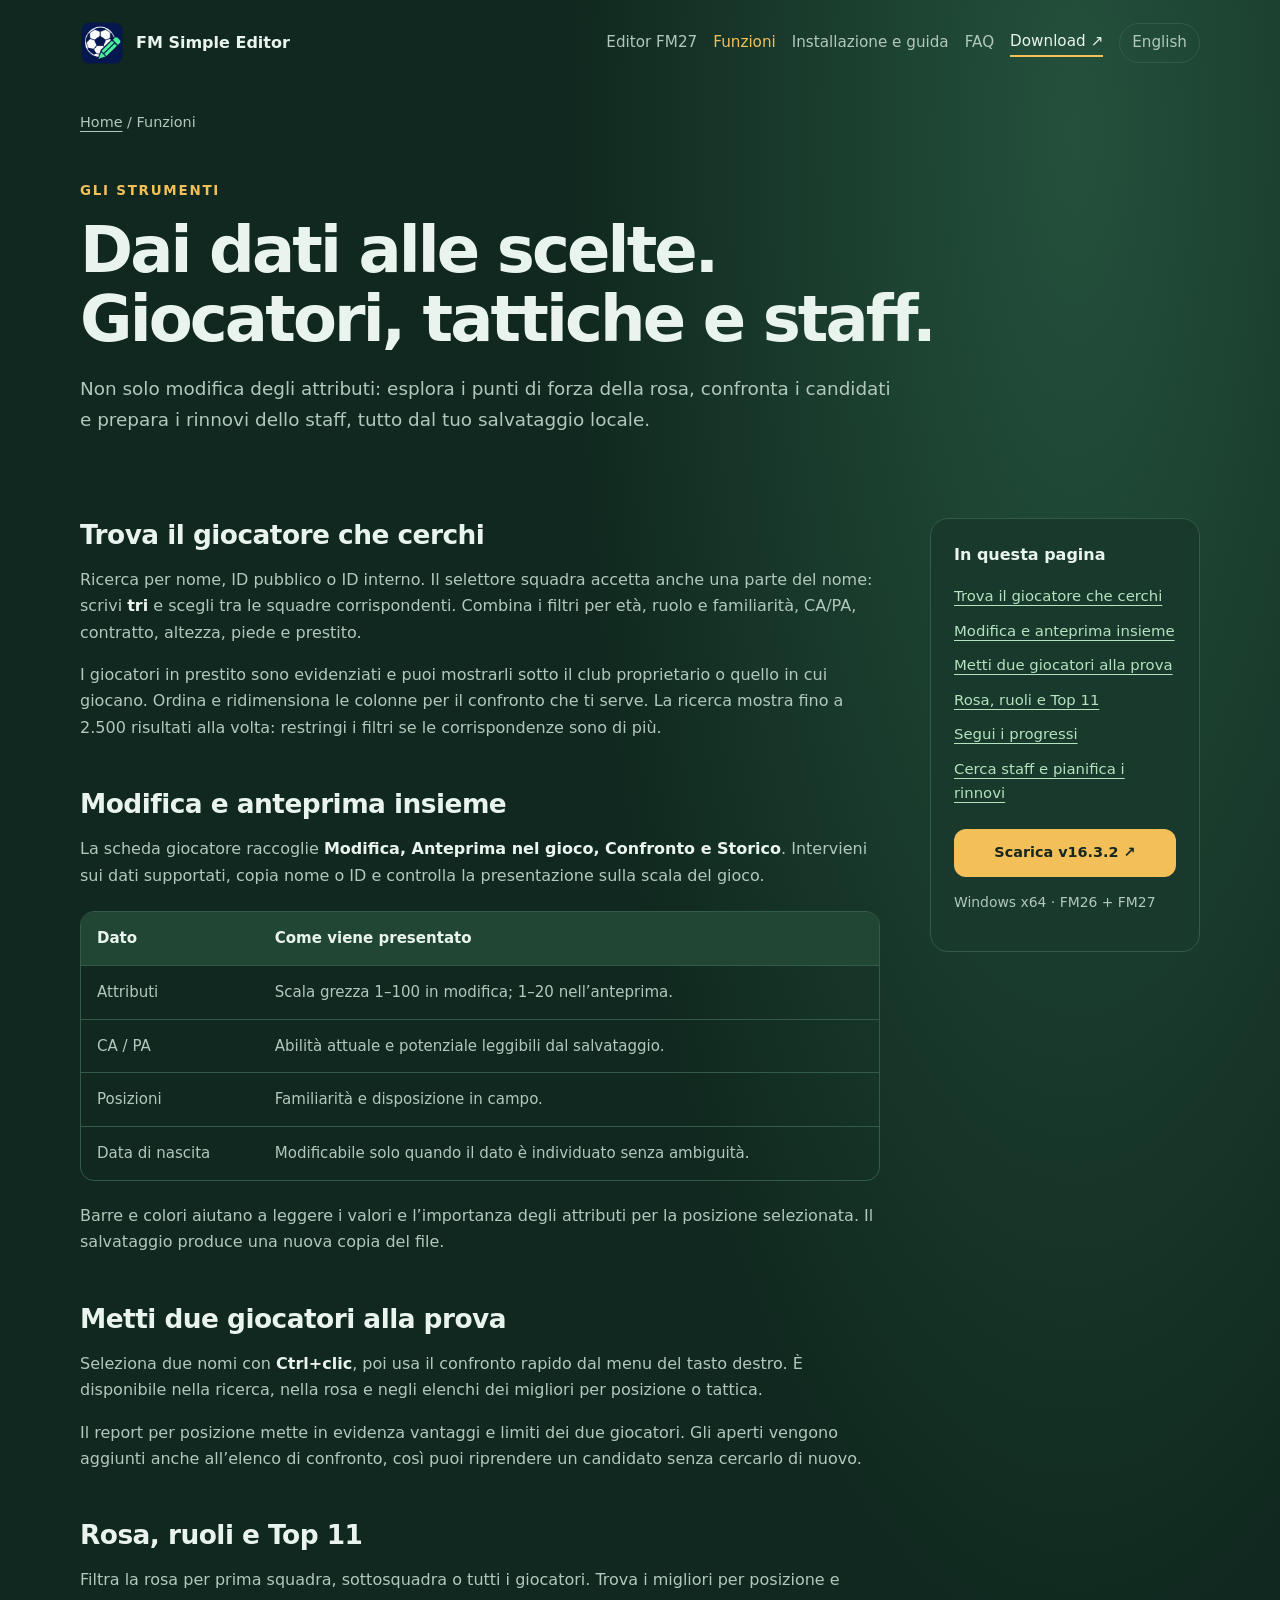
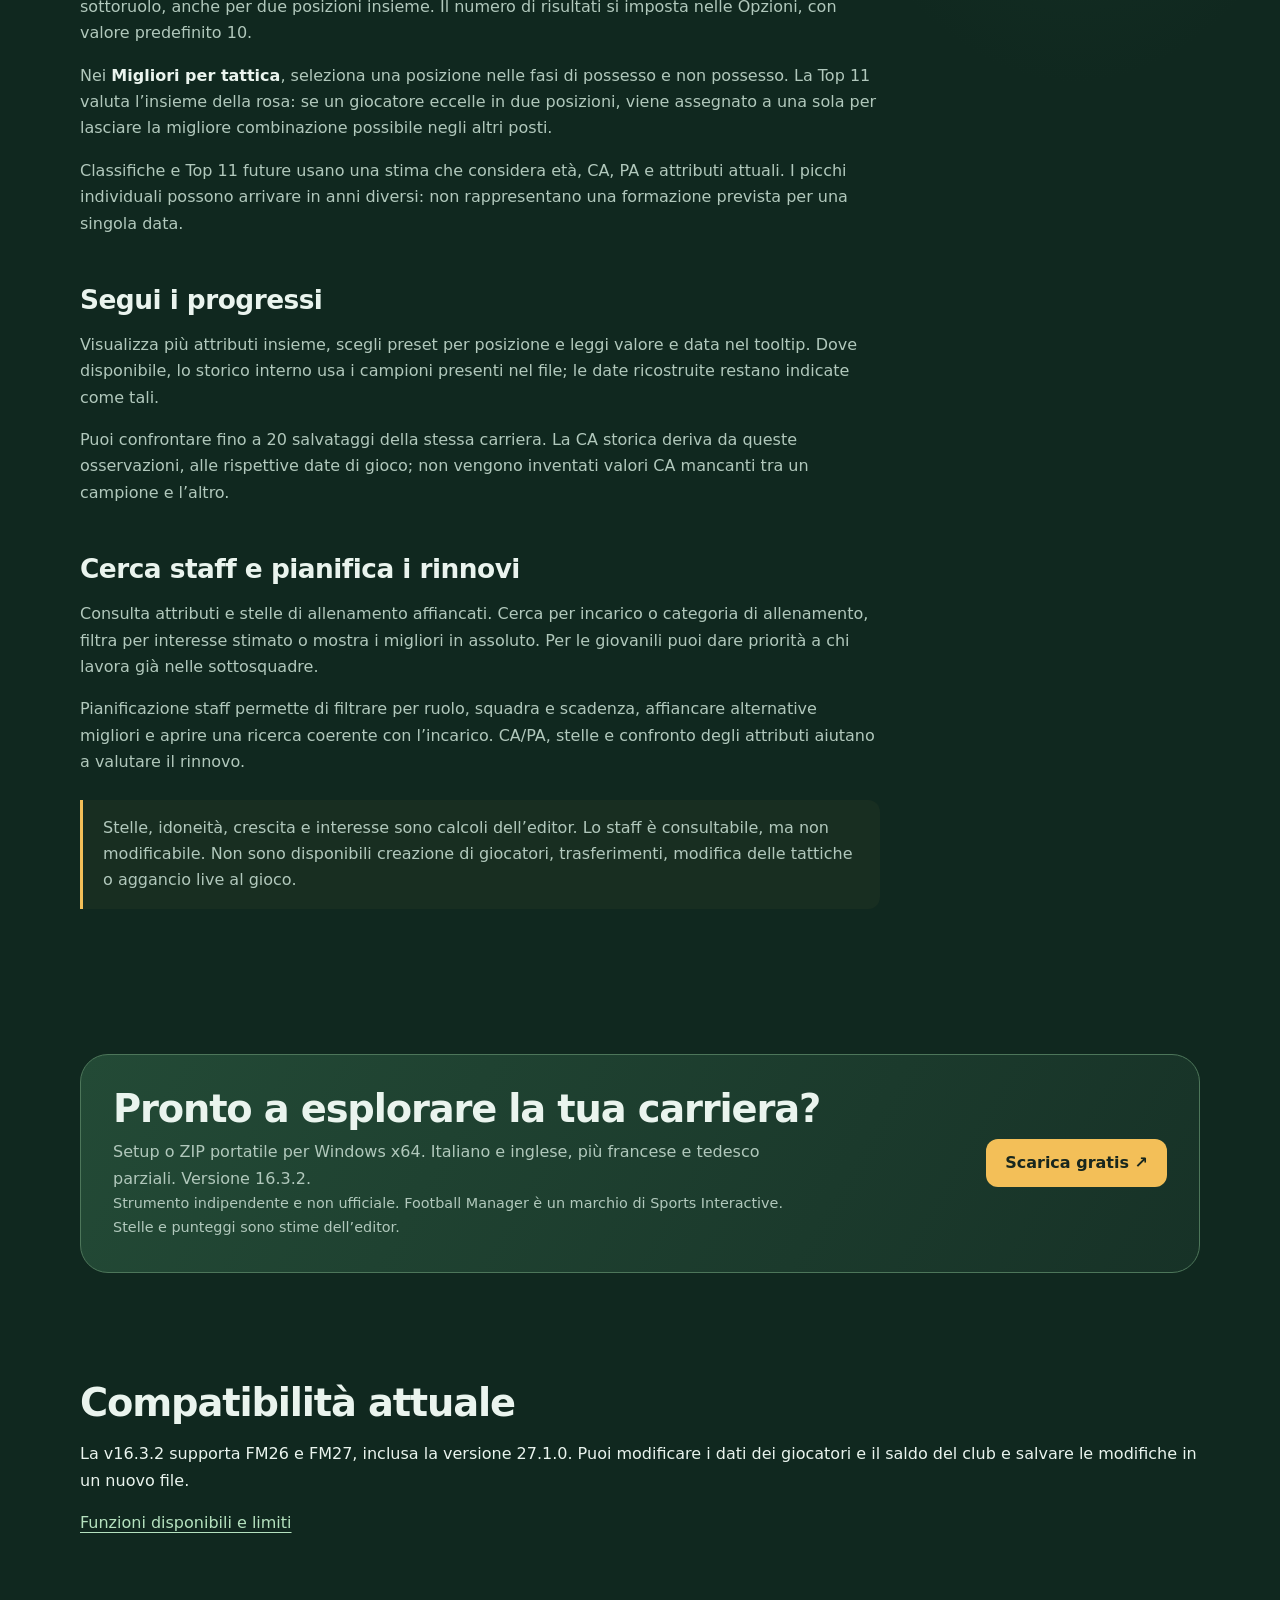
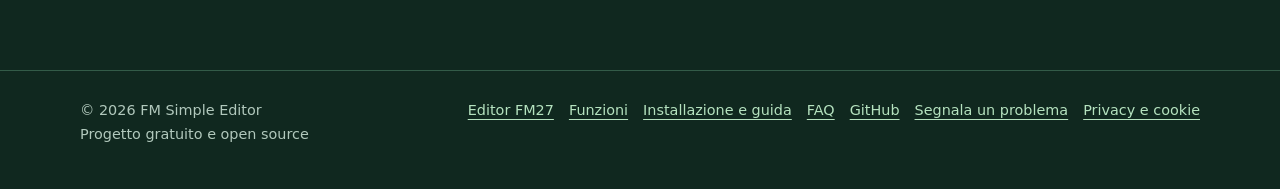
<file: site/funzioni/index.html>
<!doctype html><html lang="it"><head><meta charset="utf-8"><meta name="viewport" content="width=device-width, initial-scale=1"><title>Funzioni: giocatori, tattiche e staff FM27 e FM26 | FM Simple Editor</title><meta name="description" content="Scopri ricerca e modifica giocatori, confronto, storico, Top 11 e pianificazione dello staff per salvataggi FM26 e FM27 supportati."><meta name="theme-color" content="#10281f"><link rel="canonical" href="https://fmeditor.ramaya.org/funzioni/"><link rel="alternate" hreflang="it" href="https://fmeditor.ramaya.org/funzioni/"><link rel="alternate" hreflang="en" href="https://fmeditor.ramaya.org/en/features/"><link rel="alternate" hreflang="x-default" href="https://fmeditor.ramaya.org/funzioni/"><link rel="icon" type="image/png" href="../assets/icon.png"><link rel="stylesheet" href="../assets/site.css"><meta property="og:type" content="website"><meta property="og:site_name" content="FM Simple Editor"><meta property="og:title" content="Funzioni: giocatori, tattiche e staff FM27 e FM26 | FM Simple Editor"><meta property="og:description" content="Scopri ricerca e modifica giocatori, confronto, storico, Top 11 e pianificazione dello staff per salvataggi FM26 e FM27 supportati."><meta property="og:url" content="https://fmeditor.ramaya.org/funzioni/"><meta property="og:image" content="https://fmeditor.ramaya.org/assets/icon.png"><meta name="twitter:card" content="summary"><script type="application/ld+json">{"@context": "https://schema.org", "@type": "WebPage", "name": "Funzioni: giocatori, tattiche e staff FM27 e FM26 | FM Simple Editor", "description": "Scopri ricerca e modifica giocatori, confronto, storico, Top 11 e pianificazione dello staff per salvataggi FM26 e FM27 supportati.", "url": "https://fmeditor.ramaya.org/funzioni/", "inLanguage": "it", "isPartOf": {"@type": "WebSite", "name": "FM Simple Editor", "url": "https://fmeditor.ramaya.org/"}}</script><!-- Privacy-friendly analytics by Plausible -->
<script async src="https://stats.ramaya.org/js/pa-GnJzQ6dfLJP9XAEv3MbV9.js"></script>
<script>
  window.plausible=window.plausible||function(){(plausible.q=plausible.q||[]).push(arguments)},plausible.init=plausible.init||function(i){plausible.o=i||{}};
  plausible.init()
</script>
</head><body><a class="skip" href="#main">Vai al contenuto</a><header class="wrap nav"><a class="brand" href="../" aria-label="FM Simple Editor, home"><img src="../assets/icon.png" alt="" width="44" height="44"><span>FM Simple Editor</span></a><nav class="navlinks" aria-label="Navigazione principale"><a href="../fm27/">Editor FM27</a><a href="./" aria-current="page">Funzioni</a><a href="../guida/">Installazione e guida</a><a href="../faq/">FAQ</a><a class="nav-download" href="https://github.com/hierro1981/FM26SimpleEditor/releases/latest">Download ↗</a><a class="lang" href="../en/features/" lang="en" hreflang="en">English</a></nav></header><main id="main"><div class="wrap breadcrumb"><a href="../">Home</a> <span aria-hidden="true"> / </span> Funzioni</div><div class="wrap page-hero"><div class="eyebrow">Gli strumenti</div><h1>Dai dati alle scelte.<br>Giocatori, tattiche e staff.</h1><p class="lead">Non solo modifica degli attributi: esplora i punti di forza della rosa, confronta i candidati e prepara i rinnovi dello staff, tutto dal tuo salvataggio locale.</p></div><div class="wrap page-layout"><article class="prose"><section id="ricerca"><h2>Trova il giocatore che cerchi</h2><p>Ricerca per nome, ID pubblico o ID interno. Il selettore squadra accetta anche una parte del nome: scrivi <strong>tri</strong> e scegli tra le squadre corrispondenti. Combina i filtri per età, ruolo e familiarità, CA/PA, contratto, altezza, piede e prestito.</p><p>I giocatori in prestito sono evidenziati e puoi mostrarli sotto il club proprietario o quello in cui giocano. Ordina e ridimensiona le colonne per il confronto che ti serve. La ricerca mostra fino a 2.500 risultati alla volta: restringi i filtri se le corrispondenze sono di più.</p></section><section id="modifica"><h2>Modifica e anteprima insieme</h2><p>La scheda giocatore raccoglie <strong>Modifica, Anteprima nel gioco, Confronto e Storico</strong>. Intervieni sui dati supportati, copia nome o ID e controlla la presentazione sulla scala del gioco.</p><div class="table-scroll"><table><thead><tr><th scope="col">Dato</th><th scope="col">Come viene presentato</th></tr></thead><tbody><tr><td>Attributi</td><td>Scala grezza 1–100 in modifica; 1–20 nell’anteprima.</td></tr><tr><td>CA / PA</td><td>Abilità attuale e potenziale leggibili dal salvataggio.</td></tr><tr><td>Posizioni</td><td>Familiarità e disposizione in campo.</td></tr><tr><td>Data di nascita</td><td>Modificabile solo quando il dato è individuato senza ambiguità.</td></tr></tbody></table></div><p>Barre e colori aiutano a leggere i valori e l’importanza degli attributi per la posizione selezionata. Il salvataggio produce una nuova copia del file.</p></section><section id="confronto"><h2>Metti due giocatori alla prova</h2><p>Seleziona due nomi con <strong>Ctrl+clic</strong>, poi usa il confronto rapido dal menu del tasto destro. È disponibile nella ricerca, nella rosa e negli elenchi dei migliori per posizione o tattica.</p><p>Il report per posizione mette in evidenza vantaggi e limiti dei due giocatori. Gli aperti vengono aggiunti anche all’elenco di confronto, così puoi riprendere un candidato senza cercarlo di nuovo.</p></section><section id="tattiche"><h2>Rosa, ruoli e Top 11</h2><p>Filtra la rosa per prima squadra, sottosquadra o tutti i giocatori. Trova i migliori per posizione e sottoruolo, anche per due posizioni insieme. Il numero di risultati si imposta nelle Opzioni, con valore predefinito 10.</p><p>Nei <strong>Migliori per tattica</strong>, seleziona una posizione nelle fasi di possesso e non possesso. La Top 11 valuta l’insieme della rosa: se un giocatore eccelle in due posizioni, viene assegnato a una sola per lasciare la migliore combinazione possibile negli altri posti.</p><p>Classifiche e Top 11 future usano una stima che considera età, CA, PA e attributi attuali. I picchi individuali possono arrivare in anni diversi: non rappresentano una formazione prevista per una singola data.</p></section><section id="storico"><h2>Segui i progressi</h2><p>Visualizza più attributi insieme, scegli preset per posizione e leggi valore e data nel tooltip. Dove disponibile, lo storico interno usa i campioni presenti nel file; le date ricostruite restano indicate come tali.</p><p>Puoi confrontare fino a 20 salvataggi della stessa carriera. La CA storica deriva da queste osservazioni, alle rispettive date di gioco; non vengono inventati valori CA mancanti tra un campione e l’altro.</p></section><section id="staff"><h2>Cerca staff e pianifica i rinnovi</h2><p>Consulta attributi e stelle di allenamento affiancati. Cerca per incarico o categoria di allenamento, filtra per interesse stimato o mostra i migliori in assoluto. Per le giovanili puoi dare priorità a chi lavora già nelle sottosquadre.</p><p>Pianificazione staff permette di filtrare per ruolo, squadra e scadenza, affiancare alternative migliori e aprire una ricerca coerente con l’incarico. CA/PA, stelle e confronto degli attributi aiutano a valutare il rinnovo.</p><div class="note"><p>Stelle, idoneità, crescita e interesse sono calcoli dell’editor. Lo staff è consultabile, ma non modificabile. Non sono disponibili creazione di giocatori, trasferimenti, modifica delle tattiche o aggancio live al gioco.</p></div></section></article><aside class="aside"><h2>In questa pagina</h2><nav class="toc" aria-label="Indice della pagina"><a href="#ricerca">Trova il giocatore che cerchi</a><a href="#modifica">Modifica e anteprima insieme</a><a href="#confronto">Metti due giocatori alla prova</a><a href="#tattiche">Rosa, ruoli e Top 11</a><a href="#storico">Segui i progressi</a><a href="#staff">Cerca staff e pianifica i rinnovi</a></nav><a class="button" href="https://github.com/hierro1981/FM26SimpleEditor/releases/latest">Scarica v16.3.2 ↗</a><p>Windows x64 · FM26 + FM27</p></aside></div><section class="section wrap"><div class="download"><div><h2>Pronto a esplorare la tua carriera?</h2><p>Setup o ZIP portatile per Windows x64. Italiano e inglese, più francese e tedesco parziali. Versione 16.3.2.</p><p class="disclaimer">Strumento indipendente e non ufficiale. Football Manager è un marchio di Sports Interactive. Stelle e punteggi sono stime dell’editor.</p></div><a class="button" href="https://github.com/hierro1981/FM26SimpleEditor/releases/latest">Scarica gratis ↗</a></div></section><section class="section wrap"><h2>Compatibilità attuale</h2><p>La v16.3.2 supporta FM26 e FM27, inclusa la versione 27.1.0. Puoi modificare i dati dei giocatori e il saldo del club e salvare le modifiche in un nuovo file.</p><p><a href="../fm27/">Funzioni disponibili e limiti</a></p></section></main><footer class="footer"><div class="wrap footerrow"><span>© 2026 FM Simple Editor<br>Progetto gratuito e open source</span><nav class="footerlinks" aria-label="Footer"><a href="../fm27/">Editor FM27</a><a href="./">Funzioni</a><a href="../guida/">Installazione e guida</a><a href="../faq/">FAQ</a><a href="https://github.com/hierro1981/FM26SimpleEditor">GitHub</a><a href="https://github.com/hierro1981/FM26SimpleEditor/issues">Segnala un problema</a><a href="https://ramaya.org/privacy.html">Privacy e cookie</a></nav></div></footer></body></html>
</file>
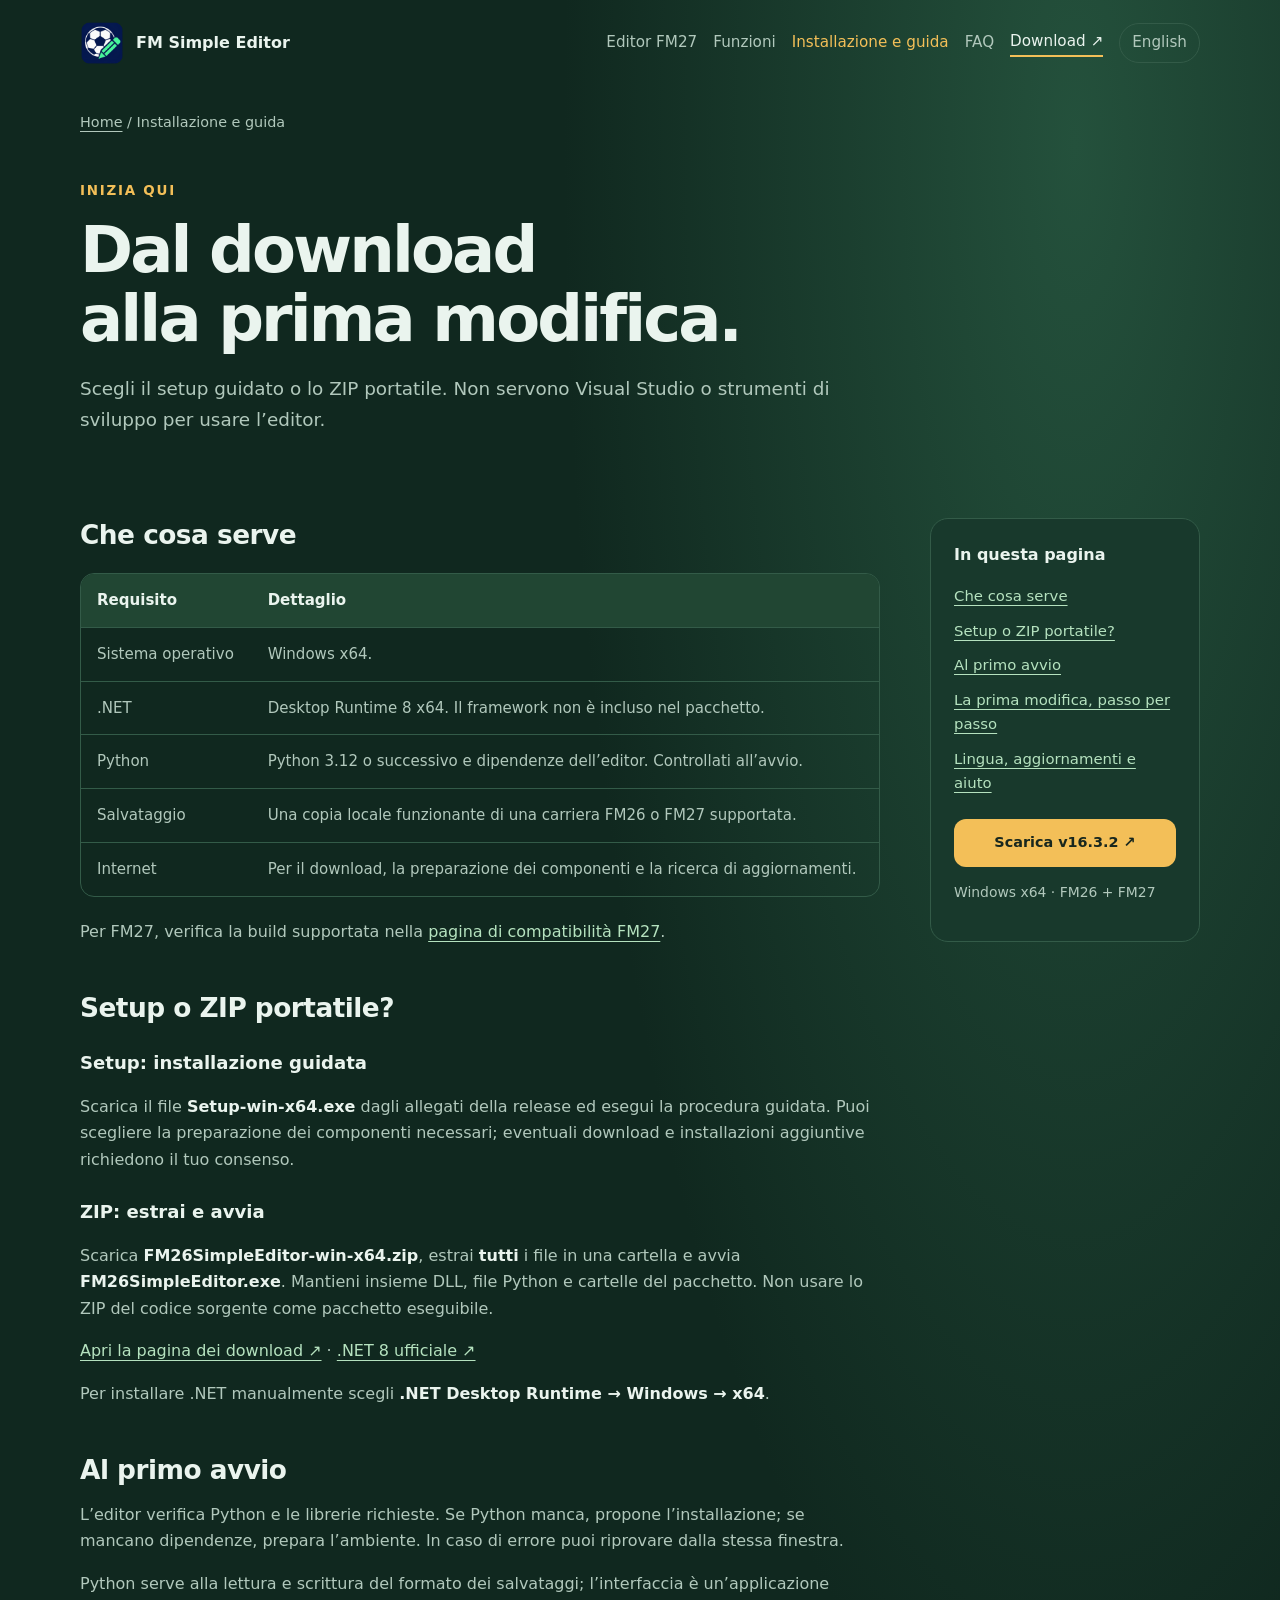
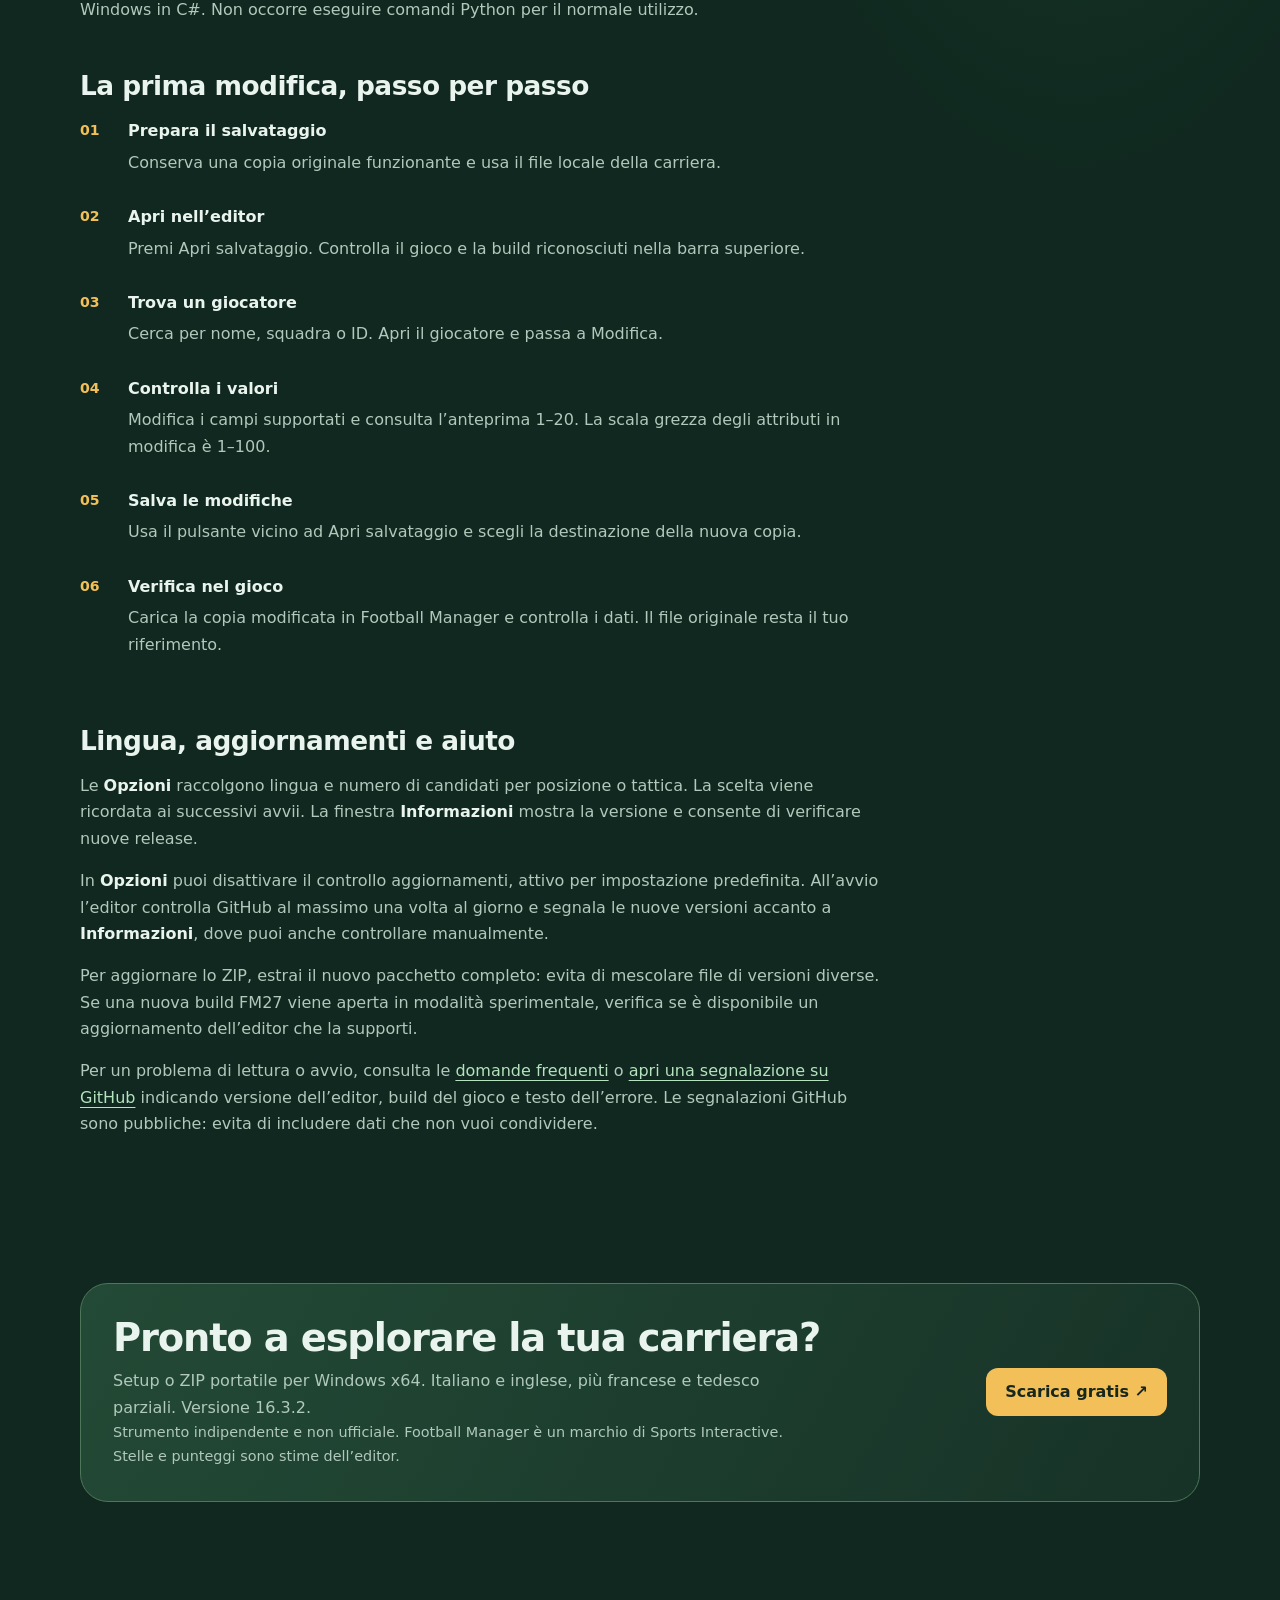
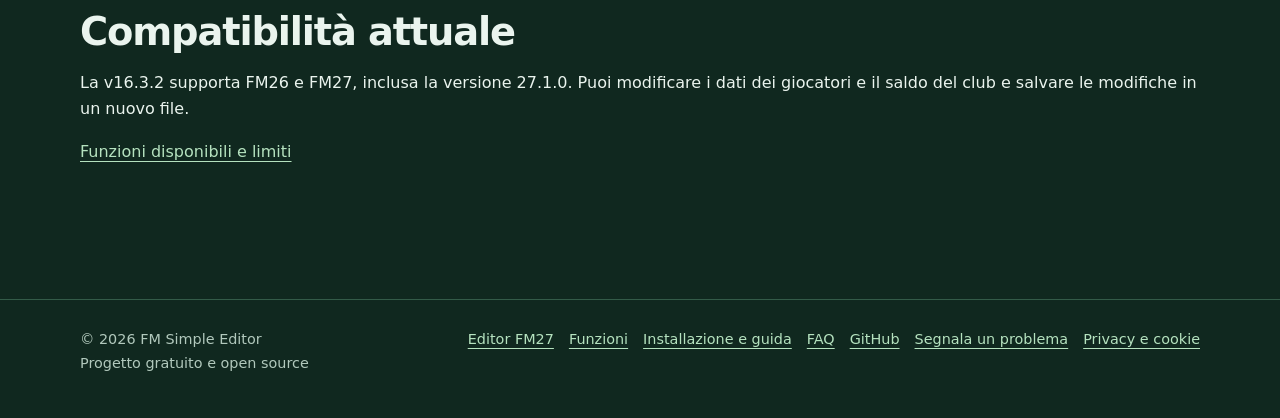
<file: site/guida/index.html>
<!doctype html><html lang="it"><head><meta charset="utf-8"><meta name="viewport" content="width=device-width, initial-scale=1"><title>Installazione e guida all’editor FM27 e FM26 | FM Simple Editor</title><meta name="description" content="Installa il setup o usa lo ZIP portatile. Requisiti Windows, Python e .NET, apertura dei salvataggi e salvataggio delle modifiche in FM26 e FM27."><meta name="theme-color" content="#10281f"><link rel="canonical" href="https://fmeditor.ramaya.org/guida/"><link rel="alternate" hreflang="it" href="https://fmeditor.ramaya.org/guida/"><link rel="alternate" hreflang="en" href="https://fmeditor.ramaya.org/en/guide/"><link rel="alternate" hreflang="x-default" href="https://fmeditor.ramaya.org/guida/"><link rel="icon" type="image/png" href="../assets/icon.png"><link rel="stylesheet" href="../assets/site.css"><meta property="og:type" content="website"><meta property="og:site_name" content="FM Simple Editor"><meta property="og:title" content="Installazione e guida all’editor FM27 e FM26 | FM Simple Editor"><meta property="og:description" content="Installa il setup o usa lo ZIP portatile. Requisiti Windows, Python e .NET, apertura dei salvataggi e salvataggio delle modifiche in FM26 e FM27."><meta property="og:url" content="https://fmeditor.ramaya.org/guida/"><meta property="og:image" content="https://fmeditor.ramaya.org/assets/icon.png"><meta name="twitter:card" content="summary"><script type="application/ld+json">{"@context": "https://schema.org", "@type": "WebPage", "name": "Installazione e guida all’editor FM27 e FM26 | FM Simple Editor", "description": "Installa il setup o usa lo ZIP portatile. Requisiti Windows, Python e .NET, apertura dei salvataggi e salvataggio delle modifiche in FM26 e FM27.", "url": "https://fmeditor.ramaya.org/guida/", "inLanguage": "it", "isPartOf": {"@type": "WebSite", "name": "FM Simple Editor", "url": "https://fmeditor.ramaya.org/"}}</script><!-- Privacy-friendly analytics by Plausible -->
<script async src="https://stats.ramaya.org/js/pa-GnJzQ6dfLJP9XAEv3MbV9.js"></script>
<script>
  window.plausible=window.plausible||function(){(plausible.q=plausible.q||[]).push(arguments)},plausible.init=plausible.init||function(i){plausible.o=i||{}};
  plausible.init()
</script>
</head><body><a class="skip" href="#main">Vai al contenuto</a><header class="wrap nav"><a class="brand" href="../" aria-label="FM Simple Editor, home"><img src="../assets/icon.png" alt="" width="44" height="44"><span>FM Simple Editor</span></a><nav class="navlinks" aria-label="Navigazione principale"><a href="../fm27/">Editor FM27</a><a href="../funzioni/">Funzioni</a><a href="./" aria-current="page">Installazione e guida</a><a href="../faq/">FAQ</a><a class="nav-download" href="https://github.com/hierro1981/FM26SimpleEditor/releases/latest">Download ↗</a><a class="lang" href="../en/guide/" lang="en" hreflang="en">English</a></nav></header><main id="main"><div class="wrap breadcrumb"><a href="../">Home</a> <span aria-hidden="true"> / </span> Installazione e guida</div><div class="wrap page-hero"><div class="eyebrow">Inizia qui</div><h1>Dal download<br>alla prima modifica.</h1><p class="lead">Scegli il setup guidato o lo ZIP portatile. Non servono Visual Studio o strumenti di sviluppo per usare l’editor.</p></div><div class="wrap page-layout"><article class="prose"><section id="requisiti"><h2>Che cosa serve</h2><div class="table-scroll"><table><thead><tr><th scope="col">Requisito</th><th scope="col">Dettaglio</th></tr></thead><tbody><tr><td>Sistema operativo</td><td>Windows x64.</td></tr><tr><td>.NET</td><td>Desktop Runtime 8 x64. Il framework non è incluso nel pacchetto.</td></tr><tr><td>Python</td><td>Python 3.12 o successivo e dipendenze dell’editor. Controllati all’avvio.</td></tr><tr><td>Salvataggio</td><td>Una copia locale funzionante di una carriera FM26 o FM27 supportata.</td></tr><tr><td>Internet</td><td>Per il download, la preparazione dei componenti e la ricerca di aggiornamenti.</td></tr></tbody></table></div><p>Per FM27, verifica la build supportata nella <a href="../fm27/">pagina di compatibilità FM27</a>.</p></section><section id="download"><h2>Setup o ZIP portatile?</h2><h3>Setup: installazione guidata</h3><p>Scarica il file <strong>Setup-win-x64.exe</strong> dagli allegati della release ed esegui la procedura guidata. Puoi scegliere la preparazione dei componenti necessari; eventuali download e installazioni aggiuntive richiedono il tuo consenso.</p><h3>ZIP: estrai e avvia</h3><p>Scarica <strong>FM26SimpleEditor-win-x64.zip</strong>, estrai <strong>tutti</strong> i file in una cartella e avvia <strong>FM26SimpleEditor.exe</strong>. Mantieni insieme DLL, file Python e cartelle del pacchetto. Non usare lo ZIP del codice sorgente come pacchetto eseguibile.</p><p><a href="https://github.com/hierro1981/FM26SimpleEditor/releases/latest">Apri la pagina dei download ↗</a> · <a href="https://dotnet.microsoft.com/download/dotnet/8.0">.NET 8 ufficiale ↗</a></p><p>Per installare .NET manualmente scegli <strong>.NET Desktop Runtime → Windows → x64</strong>.</p></section><section id="avvio"><h2>Al primo avvio</h2><p>L’editor verifica Python e le librerie richieste. Se Python manca, propone l’installazione; se mancano dipendenze, prepara l’ambiente. In caso di errore puoi riprovare dalla stessa finestra.</p><p>Python serve alla lettura e scrittura del formato dei salvataggi; l’interfaccia è un’applicazione Windows in C#. Non occorre eseguire comandi Python per il normale utilizzo.</p></section><section id="prima-modifica"><h2>La prima modifica, passo per passo</h2><ol class="numbered"><li><strong>Prepara il salvataggio</strong>Conserva una copia originale funzionante e usa il file locale della carriera.</li><li><strong>Apri nell’editor</strong>Premi Apri salvataggio. Controlla il gioco e la build riconosciuti nella barra superiore.</li><li><strong>Trova un giocatore</strong>Cerca per nome, squadra o ID. Apri il giocatore e passa a Modifica.</li><li><strong>Controlla i valori</strong>Modifica i campi supportati e consulta l’anteprima 1–20. La scala grezza degli attributi in modifica è 1–100.</li><li><strong>Salva le modifiche</strong>Usa il pulsante vicino ad Apri salvataggio e scegli la destinazione della nuova copia.</li><li><strong>Verifica nel gioco</strong>Carica la copia modificata in Football Manager e controlla i dati. Il file originale resta il tuo riferimento.</li></ol></section><section id="opzioni"><h2>Lingua, aggiornamenti e aiuto</h2><p>Le <strong>Opzioni</strong> raccolgono lingua e numero di candidati per posizione o tattica. La scelta viene ricordata ai successivi avvii. La finestra <strong>Informazioni</strong> mostra la versione e consente di verificare nuove release.</p><p>In <strong>Opzioni</strong> puoi disattivare il controllo aggiornamenti, attivo per impostazione predefinita. All’avvio l’editor controlla GitHub al massimo una volta al giorno e segnala le nuove versioni accanto a <strong>Informazioni</strong>, dove puoi anche controllare manualmente.</p><p>Per aggiornare lo ZIP, estrai il nuovo pacchetto completo: evita di mescolare file di versioni diverse. Se una nuova build FM27 viene aperta in modalità sperimentale, verifica se è disponibile un aggiornamento dell’editor che la supporti.</p><p>Per un problema di lettura o avvio, consulta le <a href="../faq/">domande frequenti</a> o <a href="https://github.com/hierro1981/FM26SimpleEditor/issues">apri una segnalazione su GitHub</a> indicando versione dell’editor, build del gioco e testo dell’errore. Le segnalazioni GitHub sono pubbliche: evita di includere dati che non vuoi condividere.</p></section></article><aside class="aside"><h2>In questa pagina</h2><nav class="toc" aria-label="Indice della pagina"><a href="#requisiti">Che cosa serve</a><a href="#download">Setup o ZIP portatile?</a><a href="#avvio">Al primo avvio</a><a href="#prima-modifica">La prima modifica, passo per passo</a><a href="#opzioni">Lingua, aggiornamenti e aiuto</a></nav><a class="button" href="https://github.com/hierro1981/FM26SimpleEditor/releases/latest">Scarica v16.3.2 ↗</a><p>Windows x64 · FM26 + FM27</p></aside></div><section class="section wrap"><div class="download"><div><h2>Pronto a esplorare la tua carriera?</h2><p>Setup o ZIP portatile per Windows x64. Italiano e inglese, più francese e tedesco parziali. Versione 16.3.2.</p><p class="disclaimer">Strumento indipendente e non ufficiale. Football Manager è un marchio di Sports Interactive. Stelle e punteggi sono stime dell’editor.</p></div><a class="button" href="https://github.com/hierro1981/FM26SimpleEditor/releases/latest">Scarica gratis ↗</a></div></section><section class="section wrap"><h2>Compatibilità attuale</h2><p>La v16.3.2 supporta FM26 e FM27, inclusa la versione 27.1.0. Puoi modificare i dati dei giocatori e il saldo del club e salvare le modifiche in un nuovo file.</p><p><a href="../fm27/">Funzioni disponibili e limiti</a></p></section></main><footer class="footer"><div class="wrap footerrow"><span>© 2026 FM Simple Editor<br>Progetto gratuito e open source</span><nav class="footerlinks" aria-label="Footer"><a href="../fm27/">Editor FM27</a><a href="../funzioni/">Funzioni</a><a href="./">Installazione e guida</a><a href="../faq/">FAQ</a><a href="https://github.com/hierro1981/FM26SimpleEditor">GitHub</a><a href="https://github.com/hierro1981/FM26SimpleEditor/issues">Segnala un problema</a><a href="https://ramaya.org/privacy.html">Privacy e cookie</a></nav></div></footer></body></html>
</file>
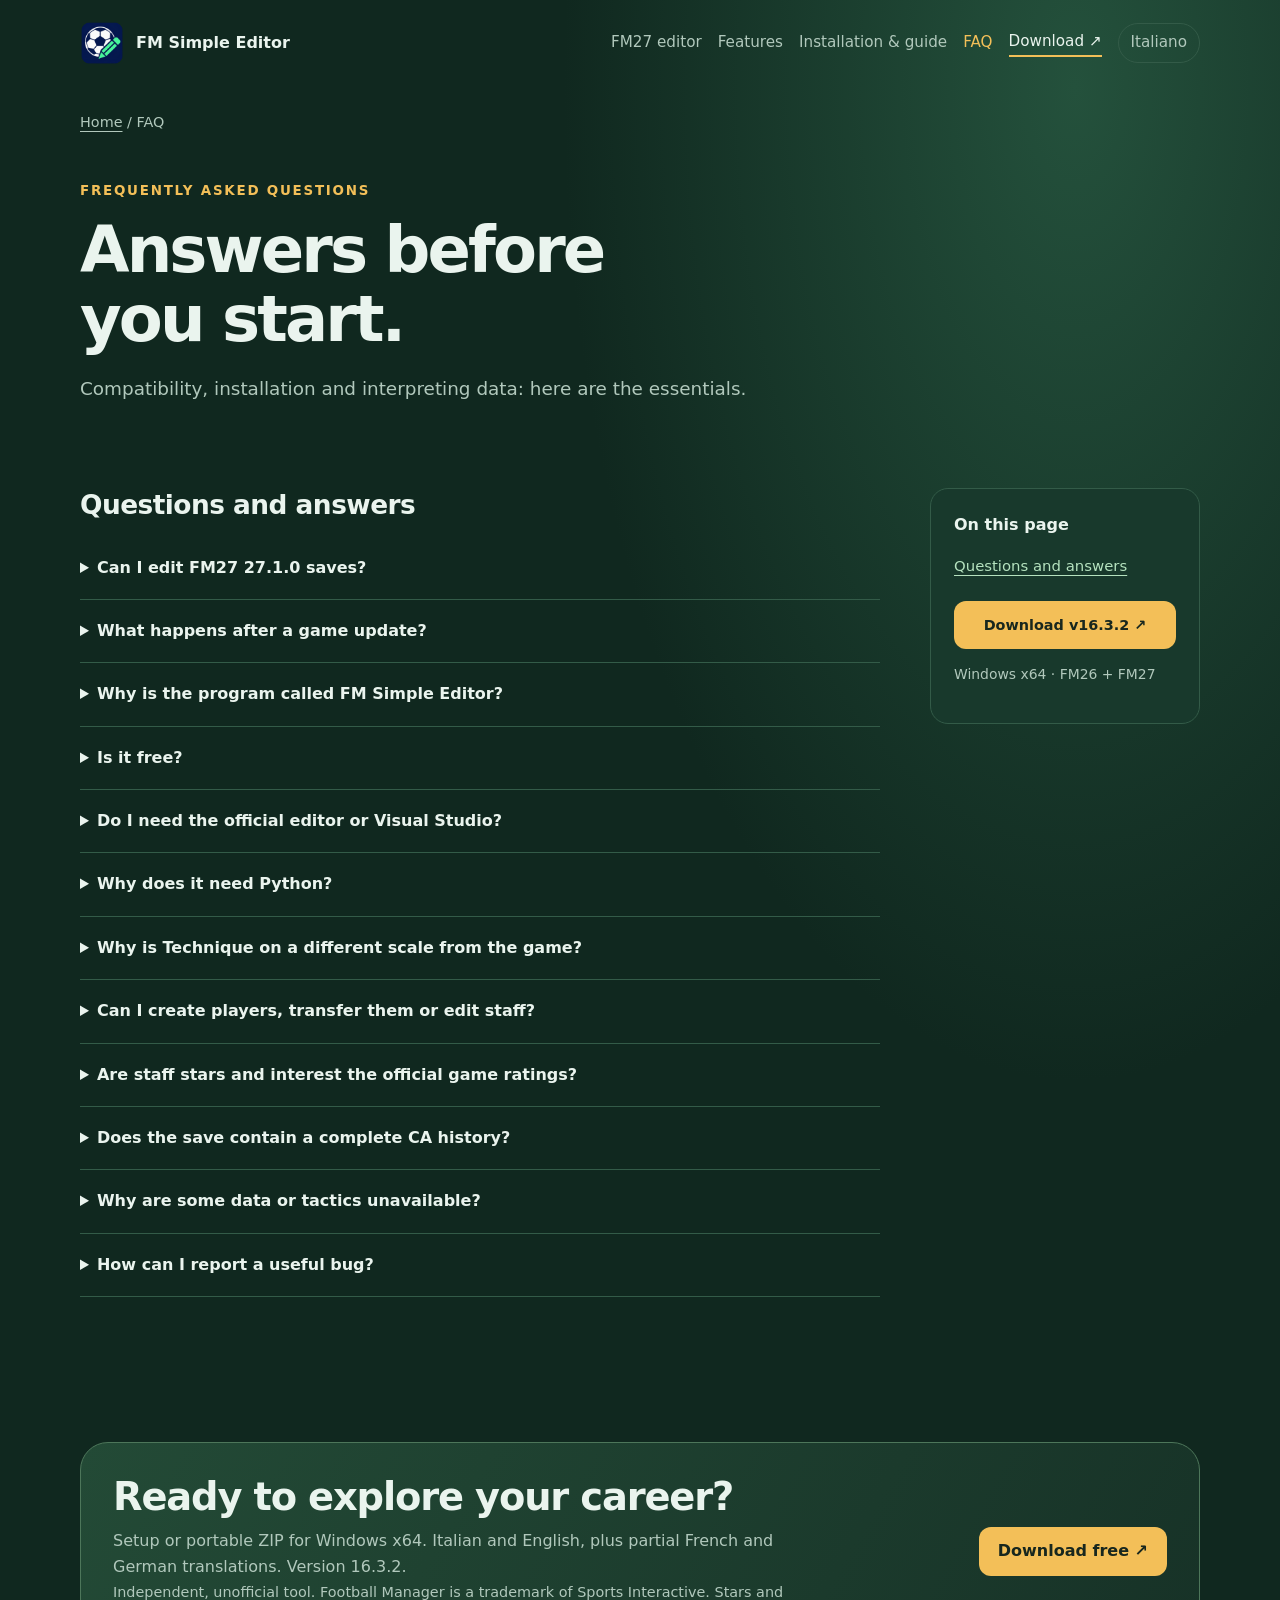
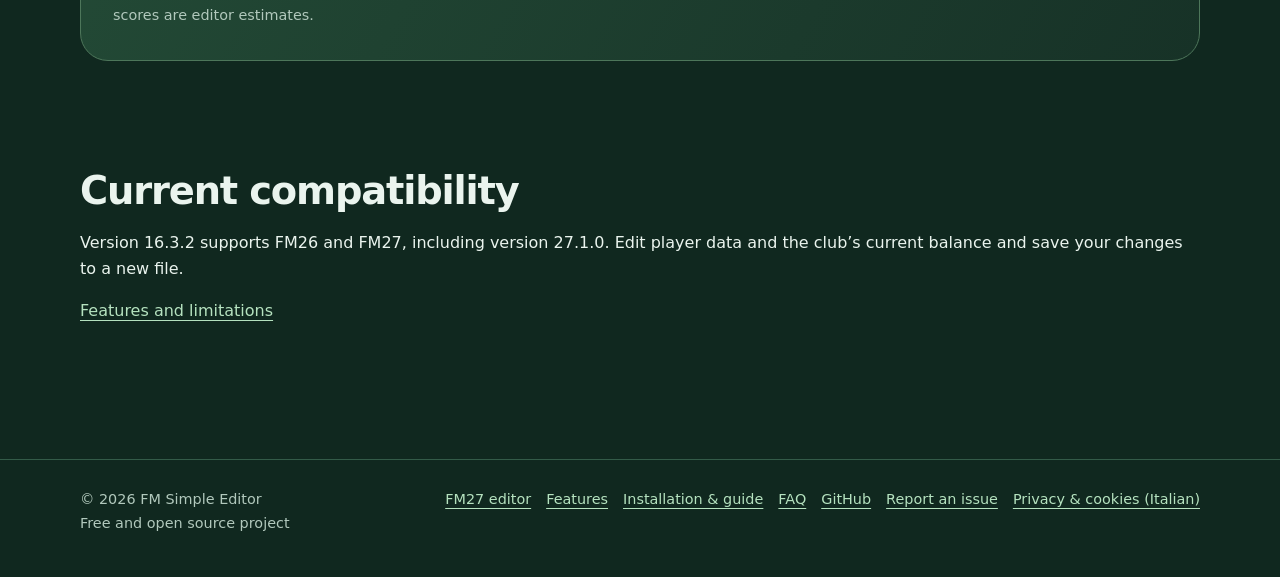
<file: site/en/faq/index.html>
<!doctype html><html lang="en"><head><meta charset="utf-8"><meta name="viewport" content="width=device-width, initial-scale=1"><title>FAQ: FM27 and FM26 editor, compatibility and requirements | FM Simple Editor</title><meta name="description" content="Answers about supported FM27 builds, Python, attribute scales, stars, history and FM Simple Editor limitations."><meta name="theme-color" content="#10281f"><link rel="canonical" href="https://fmeditor.ramaya.org/en/faq/"><link rel="alternate" hreflang="it" href="https://fmeditor.ramaya.org/faq/"><link rel="alternate" hreflang="en" href="https://fmeditor.ramaya.org/en/faq/"><link rel="alternate" hreflang="x-default" href="https://fmeditor.ramaya.org/faq/"><link rel="icon" type="image/png" href="../../assets/icon.png"><link rel="stylesheet" href="../../assets/site.css"><meta property="og:type" content="website"><meta property="og:site_name" content="FM Simple Editor"><meta property="og:title" content="FAQ: FM27 and FM26 editor, compatibility and requirements | FM Simple Editor"><meta property="og:description" content="Answers about supported FM27 builds, Python, attribute scales, stars, history and FM Simple Editor limitations."><meta property="og:url" content="https://fmeditor.ramaya.org/en/faq/"><meta property="og:image" content="https://fmeditor.ramaya.org/assets/icon.png"><meta name="twitter:card" content="summary"><script type="application/ld+json">{"@context": "https://schema.org", "@type": "WebPage", "name": "FAQ: FM27 and FM26 editor, compatibility and requirements | FM Simple Editor", "description": "Answers about supported FM27 builds, Python, attribute scales, stars, history and FM Simple Editor limitations.", "url": "https://fmeditor.ramaya.org/en/faq/", "inLanguage": "en", "isPartOf": {"@type": "WebSite", "name": "FM Simple Editor", "url": "https://fmeditor.ramaya.org/"}}</script><script type="application/ld+json">{"@context":"https://schema.org","@type":"FAQPage","mainEntity":[{"@type":"Question","name":"Can I edit FM27 27.1.0 saves?","acceptedAnswer":{"@type":"Answer","text":"Yes. Version 16.3.2 supports FM27 27.1.0 and lets you edit player data and the club’s current balance. The editor saves your changes to a new file so you can keep the original."}},{"@type":"Question","name":"What happens after a game update?","acceptedAnswer":{"@type":"Answer","text":"Saving stays enabled, with warnings and integrity checks. Reading a new format or an optional feature can still fail; no offsets or missing values are guessed."}},{"@type":"Question","name":"Why is the program called FM Simple Editor?","acceptedAnswer":{"@type":"Answer","text":"The name reflects support for both FM26 and FM27. The repository and executable retain their original technical names for update compatibility."}},{"@type":"Question","name":"Is it free?","acceptedAnswer":{"@type":"Answer","text":"Yes. The project is free and its source code is public on GitHub. The licence and its conditions are included in the repository and distribution packages."}},{"@type":"Question","name":"Do I need the official editor or Visual Studio?","acceptedAnswer":{"@type":"Answer","text":"Neither Visual Studio nor the official Football Manager editor is needed to use this program. You need Windows x64, .NET 8 Desktop Runtime x64, Python and the dependencies described in the guide."}},{"@type":"Question","name":"Why does it need Python?","acceptedAnswer":{"@type":"Answer","text":"Reading and writing the save format uses a Python backend; the C# application provides the interface. The editor checks its environment at startup and helps prepare missing components."}},{"@type":"Question","name":"Why is Technique on a different scale from the game?","acceptedAnswer":{"@type":"Answer","text":"Editing displays the raw 1–100 scale. In-game preview converts attributes to the visible 1–20 scale. Use the preview when comparing the presentation with Football Manager."}},{"@type":"Question","name":"Can I create players, transfer them or edit staff?","acceptedAnswer":{"@type":"Answer","text":"These features are not available. The editor changes supported data for existing players; staff and tactics are viewable. It does not attach to the running game or edit its memory."}},{"@type":"Question","name":"Are staff stars and interest the official game ratings?","acceptedAnswer":{"@type":"Answer","text":"No. They are editor estimates based on readable data and the criteria explained in the interface. They do not guarantee performance, development or contract acceptance. Future estimates do not guarantee reaching PA."}},{"@type":"Question","name":"Does the save contain a complete CA history?","acceptedAnswer":{"@type":"Answer","text":"CA over time comes from comparing saves from the same career at their actual dates. Some files also contain internal attribute samples; those are not a complete historical CA series with exact dates."}},{"@type":"Question","name":"Why are some data or tactics unavailable?","acceptedAnswer":{"@type":"Answer","text":"Availability depends on the build and the records present. Missing data and unknown roles are not replaced with invented values. My squad uses the first identified human manager."}},{"@type":"Question","name":"How can I report a useful bug?","acceptedAnswer":{"@type":"Answer","text":"Open an issue in the repository with the editor version, game build, steps to reproduce and error text. For incorrect readings, comparison with a game screenshot helps verify the data. Issues are public."}}]}</script><!-- Privacy-friendly analytics by Plausible -->
<script async src="https://stats.ramaya.org/js/pa-GnJzQ6dfLJP9XAEv3MbV9.js"></script>
<script>
  window.plausible=window.plausible||function(){(plausible.q=plausible.q||[]).push(arguments)},plausible.init=plausible.init||function(i){plausible.o=i||{}};
  plausible.init()
</script>
</head><body><a class="skip" href="#main">Skip to content</a><header class="wrap nav"><a class="brand" href="../" aria-label="FM Simple Editor, home"><img src="../../assets/icon.png" alt="" width="44" height="44"><span>FM Simple Editor</span></a><nav class="navlinks" aria-label="Main navigation"><a href="../fm27/">FM27 editor</a><a href="../features/">Features</a><a href="../guide/">Installation & guide</a><a href="./" aria-current="page">FAQ</a><a class="nav-download" href="https://github.com/hierro1981/FM26SimpleEditor/releases/latest">Download ↗</a><a class="lang" href="../../faq/" lang="it" hreflang="it">Italiano</a></nav></header><main id="main"><div class="wrap breadcrumb"><a href="../">Home</a> <span aria-hidden="true"> / </span> FAQ</div><div class="wrap page-hero"><div class="eyebrow">Frequently asked questions</div><h1>Answers before<br>you start.</h1><p class="lead">Compatibility, installation and interpreting data: here are the essentials.</p></div><div class="wrap page-layout"><article class="prose"><section id="questions"><h2>Questions and answers</h2><details class="faq-item"><summary>Can I edit FM27 27.1.0 saves?</summary><p>Yes. Version 16.3.2 supports FM27 27.1.0 and lets you edit player data and the club’s current balance. The editor saves your changes to a new file so you can keep the original.</p></details><details class="faq-item"><summary>What happens after a game update?</summary><p>Saving stays enabled, with warnings and integrity checks. Reading a new format or an optional feature can still fail; no offsets or missing values are guessed.</p></details><details class="faq-item"><summary>Why is the program called FM Simple Editor?</summary><p>The name reflects support for both FM26 and FM27. The repository and executable retain their original technical names for update compatibility.</p></details><details class="faq-item"><summary>Is it free?</summary><p>Yes. The project is free and its source code is public on GitHub. The licence and its conditions are included in the repository and distribution packages.</p></details><details class="faq-item"><summary>Do I need the official editor or Visual Studio?</summary><p>Neither Visual Studio nor the official Football Manager editor is needed to use this program. You need Windows x64, .NET 8 Desktop Runtime x64, Python and the dependencies described in the guide.</p></details><details class="faq-item"><summary>Why does it need Python?</summary><p>Reading and writing the save format uses a Python backend; the C# application provides the interface. The editor checks its environment at startup and helps prepare missing components.</p></details><details class="faq-item"><summary>Why is Technique on a different scale from the game?</summary><p>Editing displays the raw 1–100 scale. In-game preview converts attributes to the visible 1–20 scale. Use the preview when comparing the presentation with Football Manager.</p></details><details class="faq-item"><summary>Can I create players, transfer them or edit staff?</summary><p>These features are not available. The editor changes supported data for existing players; staff and tactics are viewable. It does not attach to the running game or edit its memory.</p></details><details class="faq-item"><summary>Are staff stars and interest the official game ratings?</summary><p>No. They are editor estimates based on readable data and the criteria explained in the interface. They do not guarantee performance, development or contract acceptance. Future estimates do not guarantee reaching PA.</p></details><details class="faq-item"><summary>Does the save contain a complete CA history?</summary><p>CA over time comes from comparing saves from the same career at their actual dates. Some files also contain internal attribute samples; those are not a complete historical CA series with exact dates.</p></details><details class="faq-item"><summary>Why are some data or tactics unavailable?</summary><p>Availability depends on the build and the records present. Missing data and unknown roles are not replaced with invented values. My squad uses the first identified human manager.</p></details><details class="faq-item"><summary>How can I report a useful bug?</summary><p>Open an issue in the repository with the editor version, game build, steps to reproduce and error text. For incorrect readings, comparison with a game screenshot helps verify the data. Issues are public.</p></details></section></article><aside class="aside"><h2>On this page</h2><nav class="toc" aria-label="Page contents"><a href="#questions">Questions and answers</a></nav><a class="button" href="https://github.com/hierro1981/FM26SimpleEditor/releases/latest">Download v16.3.2 ↗</a><p>Windows x64 · FM26 + FM27</p></aside></div><section class="section wrap"><div class="download"><div><h2>Ready to explore your career?</h2><p>Setup or portable ZIP for Windows x64. Italian and English, plus partial French and German translations. Version 16.3.2.</p><p class="disclaimer">Independent, unofficial tool. Football Manager is a trademark of Sports Interactive. Stars and scores are editor estimates.</p></div><a class="button" href="https://github.com/hierro1981/FM26SimpleEditor/releases/latest">Download free ↗</a></div></section><section class="section wrap"><h2>Current compatibility</h2><p>Version 16.3.2 supports FM26 and FM27, including version 27.1.0. Edit player data and the club’s current balance and save your changes to a new file.</p><p><a href="../fm27/">Features and limitations</a></p></section></main><footer class="footer"><div class="wrap footerrow"><span>© 2026 FM Simple Editor<br>Free and open source project</span><nav class="footerlinks" aria-label="Footer"><a href="../fm27/">FM27 editor</a><a href="../features/">Features</a><a href="../guide/">Installation & guide</a><a href="./">FAQ</a><a href="https://github.com/hierro1981/FM26SimpleEditor">GitHub</a><a href="https://github.com/hierro1981/FM26SimpleEditor/issues">Report an issue</a><a href="https://ramaya.org/privacy.html">Privacy &amp; cookies (Italian)</a></nav></div></footer></body></html>
</file>
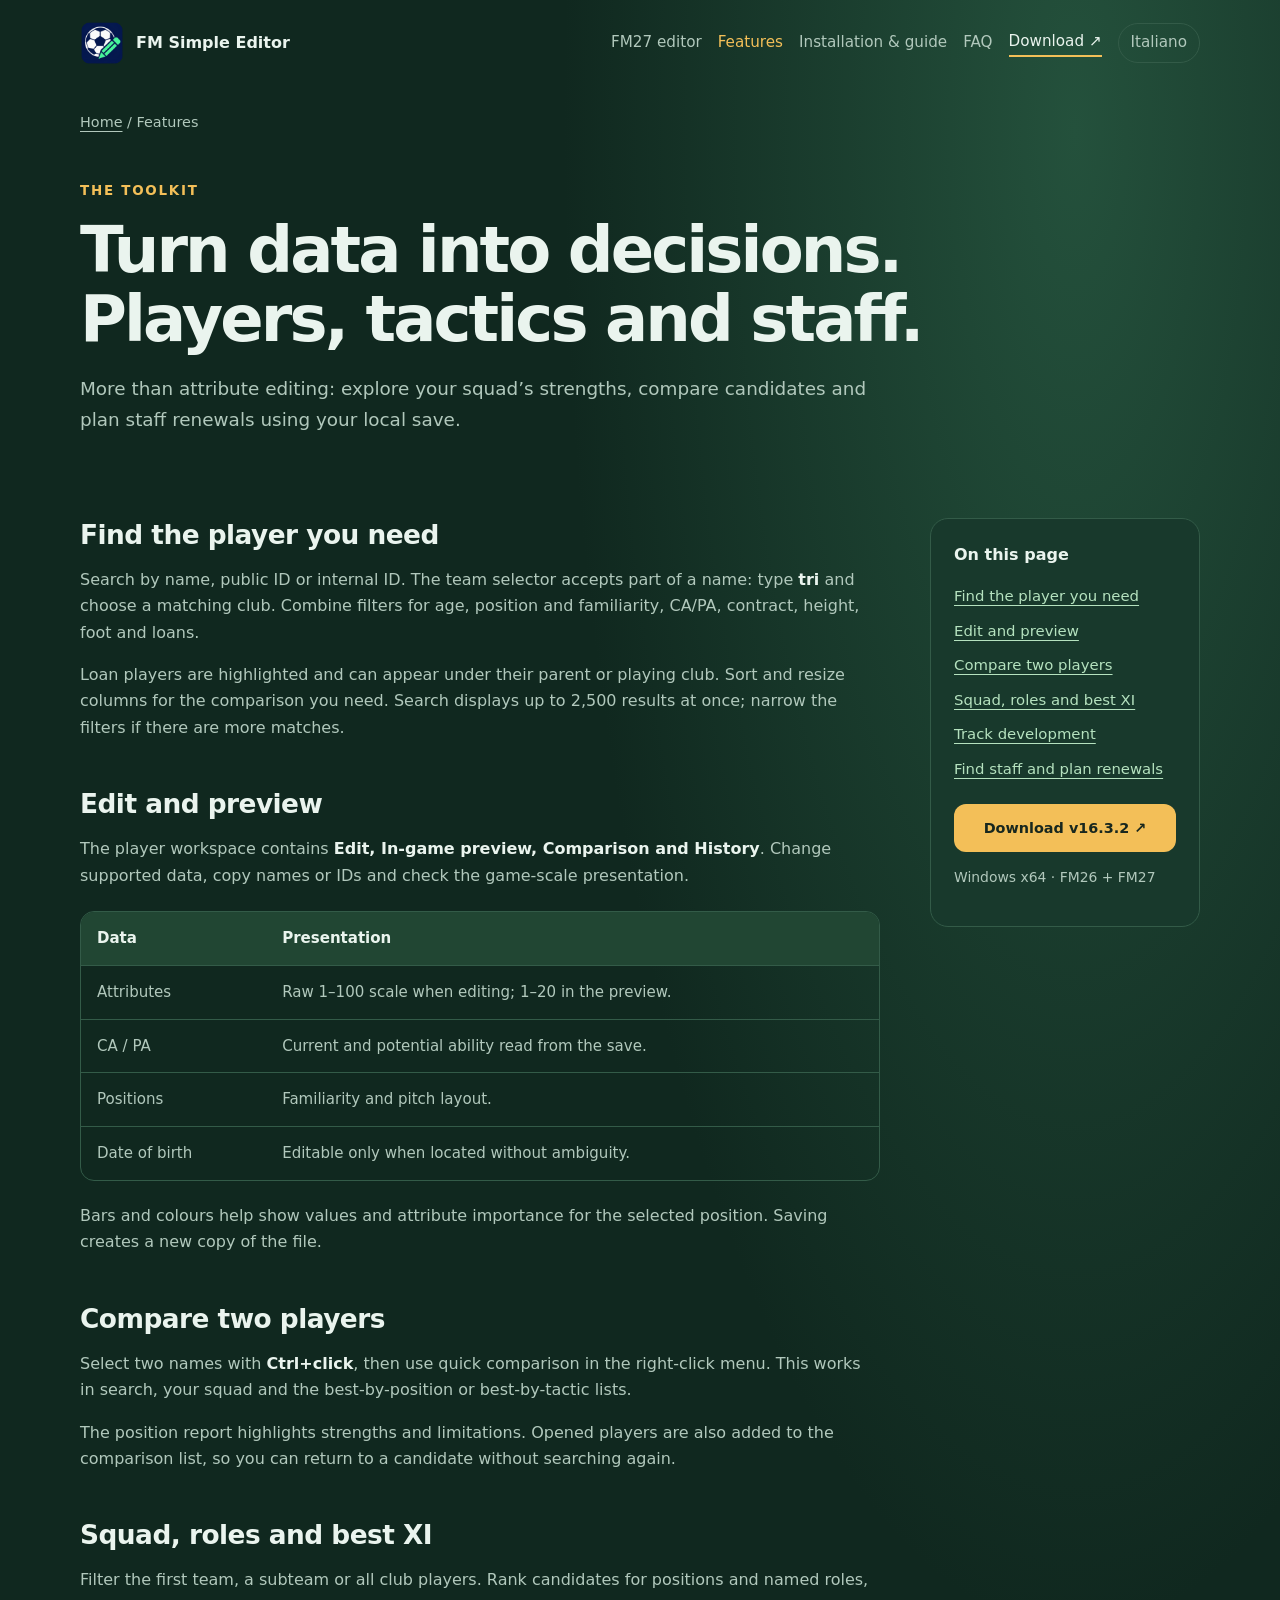
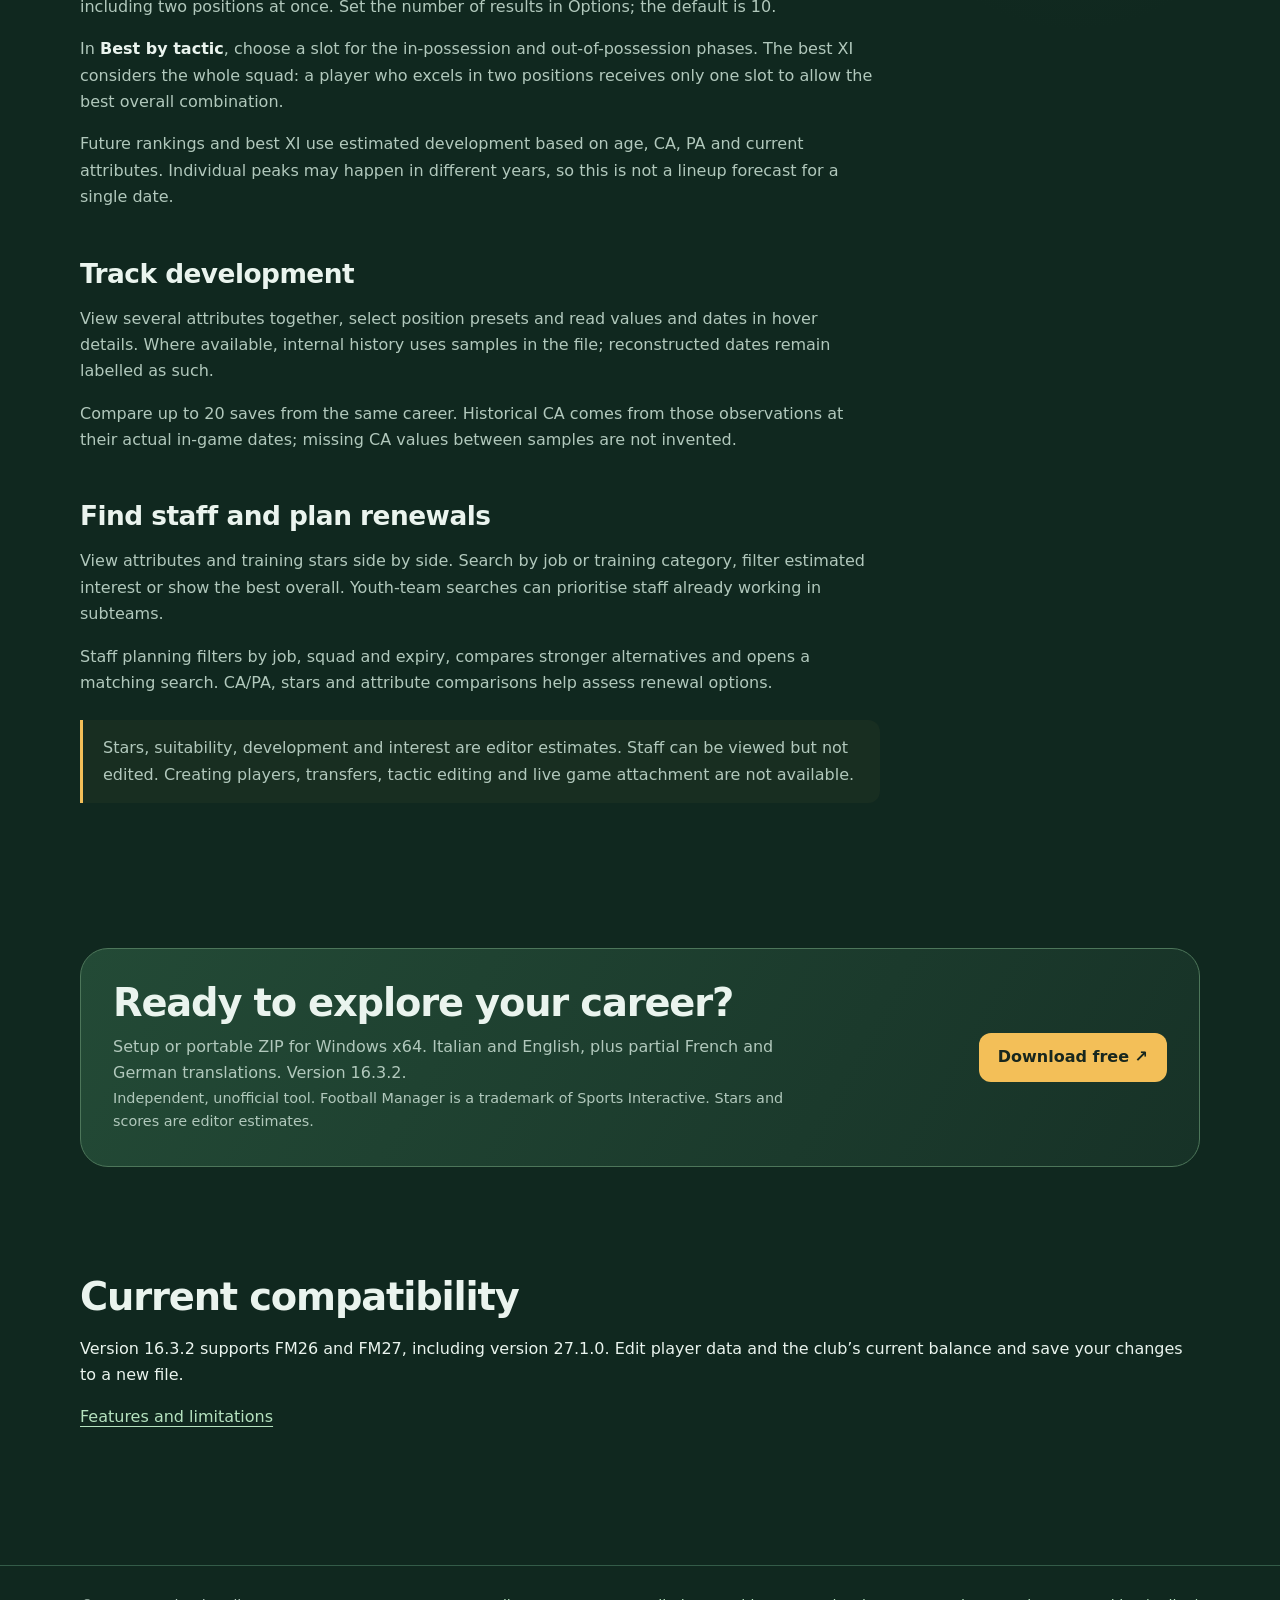
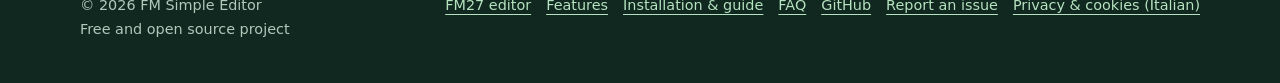
<file: site/en/features/index.html>
<!doctype html><html lang="en"><head><meta charset="utf-8"><meta name="viewport" content="width=device-width, initial-scale=1"><title>Features: FM27 and FM26 players, tactics and staff | FM Simple Editor</title><meta name="description" content="Explore player search and editing, comparison, history, best XI selection and staff planning for supported FM26 and FM27 saves."><meta name="theme-color" content="#10281f"><link rel="canonical" href="https://fmeditor.ramaya.org/en/features/"><link rel="alternate" hreflang="it" href="https://fmeditor.ramaya.org/funzioni/"><link rel="alternate" hreflang="en" href="https://fmeditor.ramaya.org/en/features/"><link rel="alternate" hreflang="x-default" href="https://fmeditor.ramaya.org/funzioni/"><link rel="icon" type="image/png" href="../../assets/icon.png"><link rel="stylesheet" href="../../assets/site.css"><meta property="og:type" content="website"><meta property="og:site_name" content="FM Simple Editor"><meta property="og:title" content="Features: FM27 and FM26 players, tactics and staff | FM Simple Editor"><meta property="og:description" content="Explore player search and editing, comparison, history, best XI selection and staff planning for supported FM26 and FM27 saves."><meta property="og:url" content="https://fmeditor.ramaya.org/en/features/"><meta property="og:image" content="https://fmeditor.ramaya.org/assets/icon.png"><meta name="twitter:card" content="summary"><script type="application/ld+json">{"@context": "https://schema.org", "@type": "WebPage", "name": "Features: FM27 and FM26 players, tactics and staff | FM Simple Editor", "description": "Explore player search and editing, comparison, history, best XI selection and staff planning for supported FM26 and FM27 saves.", "url": "https://fmeditor.ramaya.org/en/features/", "inLanguage": "en", "isPartOf": {"@type": "WebSite", "name": "FM Simple Editor", "url": "https://fmeditor.ramaya.org/"}}</script><!-- Privacy-friendly analytics by Plausible -->
<script async src="https://stats.ramaya.org/js/pa-GnJzQ6dfLJP9XAEv3MbV9.js"></script>
<script>
  window.plausible=window.plausible||function(){(plausible.q=plausible.q||[]).push(arguments)},plausible.init=plausible.init||function(i){plausible.o=i||{}};
  plausible.init()
</script>
</head><body><a class="skip" href="#main">Skip to content</a><header class="wrap nav"><a class="brand" href="../" aria-label="FM Simple Editor, home"><img src="../../assets/icon.png" alt="" width="44" height="44"><span>FM Simple Editor</span></a><nav class="navlinks" aria-label="Main navigation"><a href="../fm27/">FM27 editor</a><a href="./" aria-current="page">Features</a><a href="../guide/">Installation & guide</a><a href="../faq/">FAQ</a><a class="nav-download" href="https://github.com/hierro1981/FM26SimpleEditor/releases/latest">Download ↗</a><a class="lang" href="../../funzioni/" lang="it" hreflang="it">Italiano</a></nav></header><main id="main"><div class="wrap breadcrumb"><a href="../">Home</a> <span aria-hidden="true"> / </span> Features</div><div class="wrap page-hero"><div class="eyebrow">The toolkit</div><h1>Turn data into decisions.<br>Players, tactics and staff.</h1><p class="lead">More than attribute editing: explore your squad’s strengths, compare candidates and plan staff renewals using your local save.</p></div><div class="wrap page-layout"><article class="prose"><section id="search"><h2>Find the player you need</h2><p>Search by name, public ID or internal ID. The team selector accepts part of a name: type <strong>tri</strong> and choose a matching club. Combine filters for age, position and familiarity, CA/PA, contract, height, foot and loans.</p><p>Loan players are highlighted and can appear under their parent or playing club. Sort and resize columns for the comparison you need. Search displays up to 2,500 results at once; narrow the filters if there are more matches.</p></section><section id="editing"><h2>Edit and preview</h2><p>The player workspace contains <strong>Edit, In-game preview, Comparison and History</strong>. Change supported data, copy names or IDs and check the game-scale presentation.</p><div class="table-scroll"><table><thead><tr><th scope="col">Data</th><th scope="col">Presentation</th></tr></thead><tbody><tr><td>Attributes</td><td>Raw 1–100 scale when editing; 1–20 in the preview.</td></tr><tr><td>CA / PA</td><td>Current and potential ability read from the save.</td></tr><tr><td>Positions</td><td>Familiarity and pitch layout.</td></tr><tr><td>Date of birth</td><td>Editable only when located without ambiguity.</td></tr></tbody></table></div><p>Bars and colours help show values and attribute importance for the selected position. Saving creates a new copy of the file.</p></section><section id="comparison"><h2>Compare two players</h2><p>Select two names with <strong>Ctrl+click</strong>, then use quick comparison in the right-click menu. This works in search, your squad and the best-by-position or best-by-tactic lists.</p><p>The position report highlights strengths and limitations. Opened players are also added to the comparison list, so you can return to a candidate without searching again.</p></section><section id="tactics"><h2>Squad, roles and best XI</h2><p>Filter the first team, a subteam or all club players. Rank candidates for positions and named roles, including two positions at once. Set the number of results in Options; the default is 10.</p><p>In <strong>Best by tactic</strong>, choose a slot for the in-possession and out-of-possession phases. The best XI considers the whole squad: a player who excels in two positions receives only one slot to allow the best overall combination.</p><p>Future rankings and best XI use estimated development based on age, CA, PA and current attributes. Individual peaks may happen in different years, so this is not a lineup forecast for a single date.</p></section><section id="history"><h2>Track development</h2><p>View several attributes together, select position presets and read values and dates in hover details. Where available, internal history uses samples in the file; reconstructed dates remain labelled as such.</p><p>Compare up to 20 saves from the same career. Historical CA comes from those observations at their actual in-game dates; missing CA values between samples are not invented.</p></section><section id="staff"><h2>Find staff and plan renewals</h2><p>View attributes and training stars side by side. Search by job or training category, filter estimated interest or show the best overall. Youth-team searches can prioritise staff already working in subteams.</p><p>Staff planning filters by job, squad and expiry, compares stronger alternatives and opens a matching search. CA/PA, stars and attribute comparisons help assess renewal options.</p><div class="note"><p>Stars, suitability, development and interest are editor estimates. Staff can be viewed but not edited. Creating players, transfers, tactic editing and live game attachment are not available.</p></div></section></article><aside class="aside"><h2>On this page</h2><nav class="toc" aria-label="Page contents"><a href="#search">Find the player you need</a><a href="#editing">Edit and preview</a><a href="#comparison">Compare two players</a><a href="#tactics">Squad, roles and best XI</a><a href="#history">Track development</a><a href="#staff">Find staff and plan renewals</a></nav><a class="button" href="https://github.com/hierro1981/FM26SimpleEditor/releases/latest">Download v16.3.2 ↗</a><p>Windows x64 · FM26 + FM27</p></aside></div><section class="section wrap"><div class="download"><div><h2>Ready to explore your career?</h2><p>Setup or portable ZIP for Windows x64. Italian and English, plus partial French and German translations. Version 16.3.2.</p><p class="disclaimer">Independent, unofficial tool. Football Manager is a trademark of Sports Interactive. Stars and scores are editor estimates.</p></div><a class="button" href="https://github.com/hierro1981/FM26SimpleEditor/releases/latest">Download free ↗</a></div></section><section class="section wrap"><h2>Current compatibility</h2><p>Version 16.3.2 supports FM26 and FM27, including version 27.1.0. Edit player data and the club’s current balance and save your changes to a new file.</p><p><a href="../fm27/">Features and limitations</a></p></section></main><footer class="footer"><div class="wrap footerrow"><span>© 2026 FM Simple Editor<br>Free and open source project</span><nav class="footerlinks" aria-label="Footer"><a href="../fm27/">FM27 editor</a><a href="./">Features</a><a href="../guide/">Installation & guide</a><a href="../faq/">FAQ</a><a href="https://github.com/hierro1981/FM26SimpleEditor">GitHub</a><a href="https://github.com/hierro1981/FM26SimpleEditor/issues">Report an issue</a><a href="https://ramaya.org/privacy.html">Privacy &amp; cookies (Italian)</a></nav></div></footer></body></html>
</file>
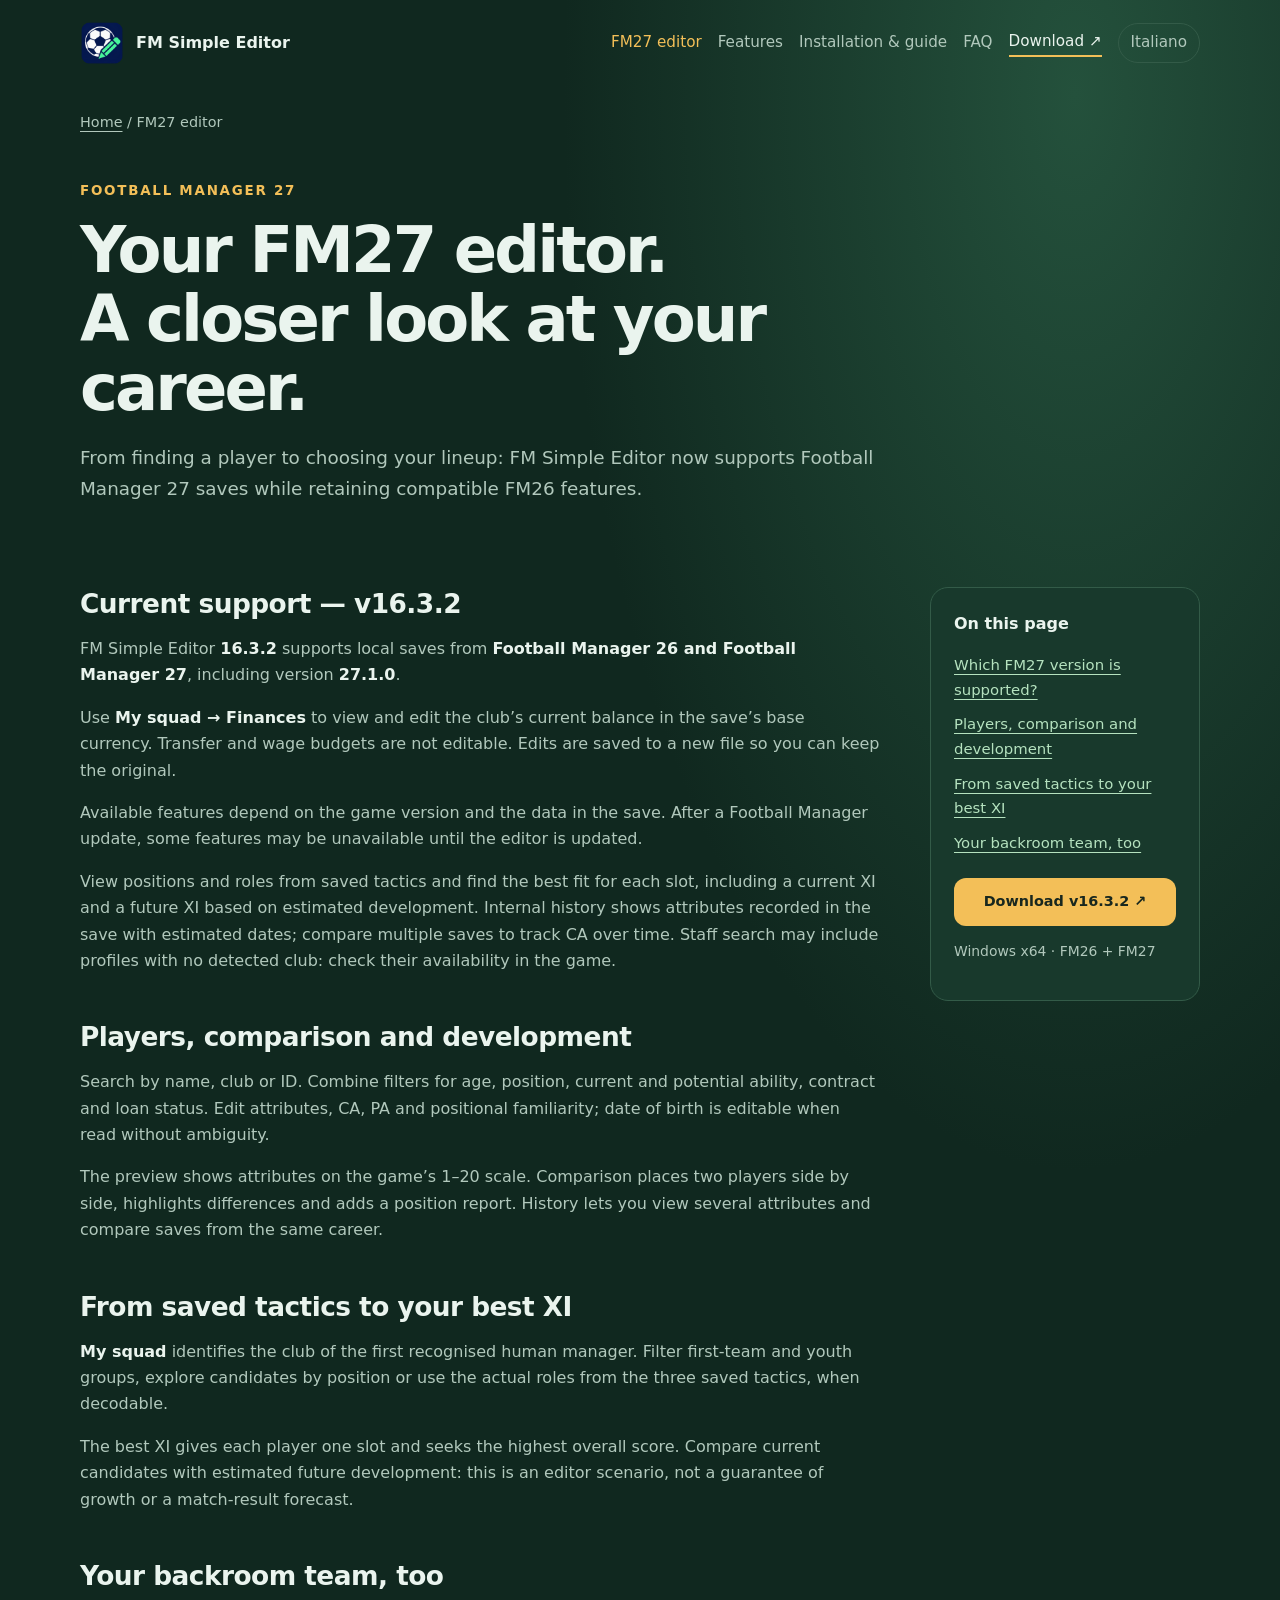
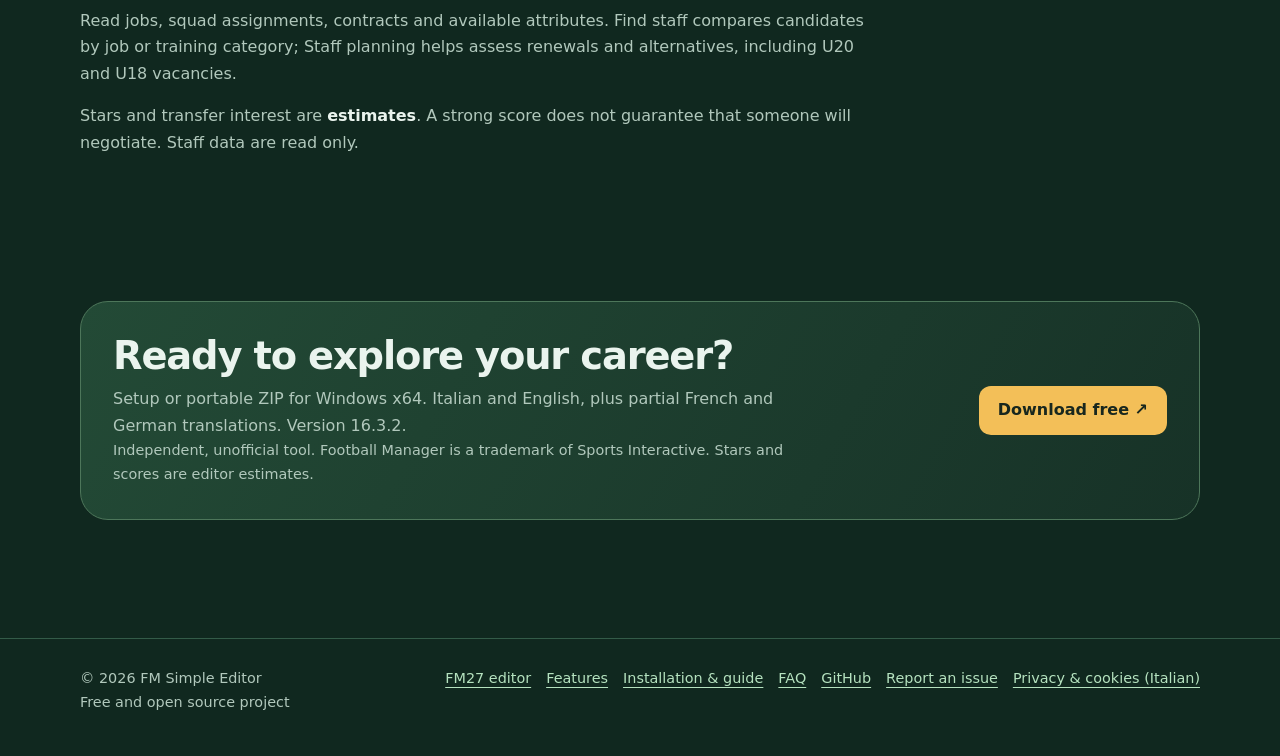
<file: site/en/fm27/index.html>
<!doctype html><html lang="en"><head><meta charset="utf-8"><meta name="viewport" content="width=device-width, initial-scale=1"><title>Free FM27 save editor for Windows | FM Simple Editor</title><meta name="description" content="Football Manager 27 save editor: edit players, compare your squad, read tactics and plan staff. Supported build and compatibility safeguards explained."><meta name="theme-color" content="#10281f"><link rel="canonical" href="https://fmeditor.ramaya.org/en/fm27/"><link rel="alternate" hreflang="it" href="https://fmeditor.ramaya.org/fm27/"><link rel="alternate" hreflang="en" href="https://fmeditor.ramaya.org/en/fm27/"><link rel="alternate" hreflang="x-default" href="https://fmeditor.ramaya.org/fm27/"><link rel="icon" type="image/png" href="../../assets/icon.png"><link rel="stylesheet" href="../../assets/site.css"><meta property="og:type" content="website"><meta property="og:site_name" content="FM Simple Editor"><meta property="og:title" content="Free FM27 save editor for Windows | FM Simple Editor"><meta property="og:description" content="Football Manager 27 save editor: edit players, compare your squad, read tactics and plan staff. Supported build and compatibility safeguards explained."><meta property="og:url" content="https://fmeditor.ramaya.org/en/fm27/"><meta property="og:image" content="https://fmeditor.ramaya.org/assets/icon.png"><meta name="twitter:card" content="summary"><script type="application/ld+json">{"@context": "https://schema.org", "@type": "WebPage", "name": "Free FM27 save editor for Windows | FM Simple Editor", "description": "Football Manager 27 save editor: edit players, compare your squad, read tactics and plan staff. Supported build and compatibility safeguards explained.", "url": "https://fmeditor.ramaya.org/en/fm27/", "inLanguage": "en", "isPartOf": {"@type": "WebSite", "name": "FM Simple Editor", "url": "https://fmeditor.ramaya.org/"}}</script><!-- Privacy-friendly analytics by Plausible -->
<script async src="https://stats.ramaya.org/js/pa-GnJzQ6dfLJP9XAEv3MbV9.js"></script>
<script>
  window.plausible=window.plausible||function(){(plausible.q=plausible.q||[]).push(arguments)},plausible.init=plausible.init||function(i){plausible.o=i||{}};
  plausible.init()
</script>
</head><body><a class="skip" href="#main">Skip to content</a><header class="wrap nav"><a class="brand" href="../" aria-label="FM Simple Editor, home"><img src="../../assets/icon.png" alt="" width="44" height="44"><span>FM Simple Editor</span></a><nav class="navlinks" aria-label="Main navigation"><a href="./" aria-current="page">FM27 editor</a><a href="../features/">Features</a><a href="../guide/">Installation & guide</a><a href="../faq/">FAQ</a><a class="nav-download" href="https://github.com/hierro1981/FM26SimpleEditor/releases/latest">Download ↗</a><a class="lang" href="../../fm27/" lang="it" hreflang="it">Italiano</a></nav></header><main id="main"><div class="wrap breadcrumb"><a href="../">Home</a> <span aria-hidden="true"> / </span> FM27 editor</div><div class="wrap page-hero"><div class="eyebrow">Football Manager 27</div><h1>Your FM27 editor.<br>A closer look at your career.</h1><p class="lead">From finding a player to choosing your lineup: FM Simple Editor now supports Football Manager 27 saves while retaining compatible FM26 features.</p></div><div class="wrap page-layout"><article class="prose"><section id="compatibility"><h2>Current support — v16.3.2</h2><p>FM Simple Editor <strong>16.3.2</strong> supports local saves from <strong>Football Manager 26 and Football Manager 27</strong>, including version <strong>27.1.0</strong>.</p><p>Use <strong>My squad → Finances</strong> to view and edit the club’s current balance in the save’s base currency. Transfer and wage budgets are not editable. Edits are saved to a new file so you can keep the original.</p><p>Available features depend on the game version and the data in the save. After a Football Manager update, some features may be unavailable until the editor is updated.</p><p>View positions and roles from saved tactics and find the best fit for each slot, including a current XI and a future XI based on estimated development. Internal history shows attributes recorded in the save with estimated dates; compare multiple saves to track CA over time. Staff search may include profiles with no detected club: check their availability in the game.</p></section><section id="players"><h2>Players, comparison and development</h2><p>Search by name, club or ID. Combine filters for age, position, current and potential ability, contract and loan status. Edit attributes, CA, PA and positional familiarity; date of birth is editable when read without ambiguity.</p><p>The preview shows attributes on the game’s 1–20 scale. Comparison places two players side by side, highlights differences and adds a position report. History lets you view several attributes and compare saves from the same career.</p></section><section id="squad"><h2>From saved tactics to your best XI</h2><p><strong>My squad</strong> identifies the club of the first recognised human manager. Filter first-team and youth groups, explore candidates by position or use the actual roles from the three saved tactics, when decodable.</p><p>The best XI gives each player one slot and seeks the highest overall score. Compare current candidates with estimated future development: this is an editor scenario, not a guarantee of growth or a match-result forecast.</p></section><section id="staff"><h2>Your backroom team, too</h2><p>Read jobs, squad assignments, contracts and available attributes. Find staff compares candidates by job or training category; Staff planning helps assess renewals and alternatives, including U20 and U18 vacancies.</p><p>Stars and transfer interest are <strong>estimates</strong>. A strong score does not guarantee that someone will negotiate. Staff data are read only.</p></section></article><aside class="aside"><h2>On this page</h2><nav class="toc" aria-label="Page contents"><a href="#compatibility">Which FM27 version is supported?</a><a href="#players">Players, comparison and development</a><a href="#squad">From saved tactics to your best XI</a><a href="#staff">Your backroom team, too</a></nav><a class="button" href="https://github.com/hierro1981/FM26SimpleEditor/releases/latest">Download v16.3.2 ↗</a><p>Windows x64 · FM26 + FM27</p></aside></div><section class="section wrap"><div class="download"><div><h2>Ready to explore your career?</h2><p>Setup or portable ZIP for Windows x64. Italian and English, plus partial French and German translations. Version 16.3.2.</p><p class="disclaimer">Independent, unofficial tool. Football Manager is a trademark of Sports Interactive. Stars and scores are editor estimates.</p></div><a class="button" href="https://github.com/hierro1981/FM26SimpleEditor/releases/latest">Download free ↗</a></div></section></main><footer class="footer"><div class="wrap footerrow"><span>© 2026 FM Simple Editor<br>Free and open source project</span><nav class="footerlinks" aria-label="Footer"><a href="./">FM27 editor</a><a href="../features/">Features</a><a href="../guide/">Installation & guide</a><a href="../faq/">FAQ</a><a href="https://github.com/hierro1981/FM26SimpleEditor">GitHub</a><a href="https://github.com/hierro1981/FM26SimpleEditor/issues">Report an issue</a><a href="https://ramaya.org/privacy.html">Privacy &amp; cookies (Italian)</a></nav></div></footer></body></html>
</file>
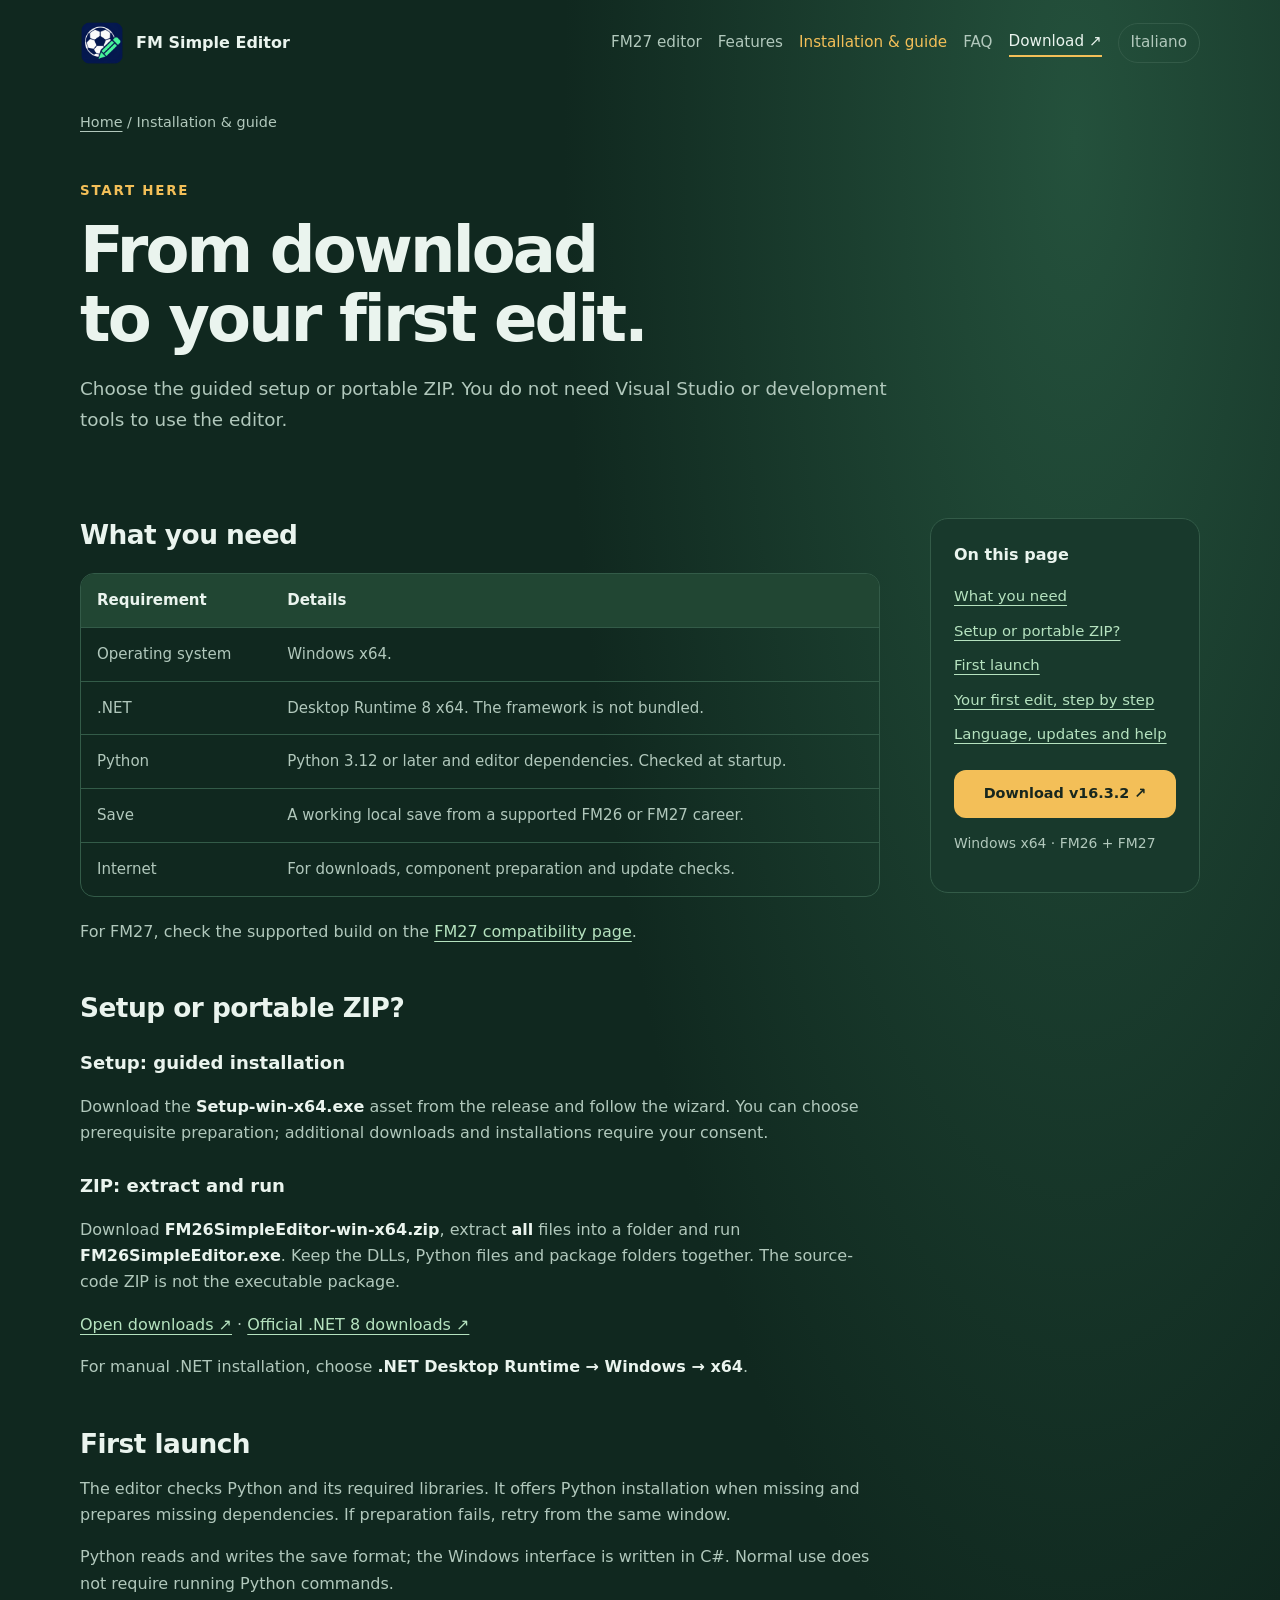
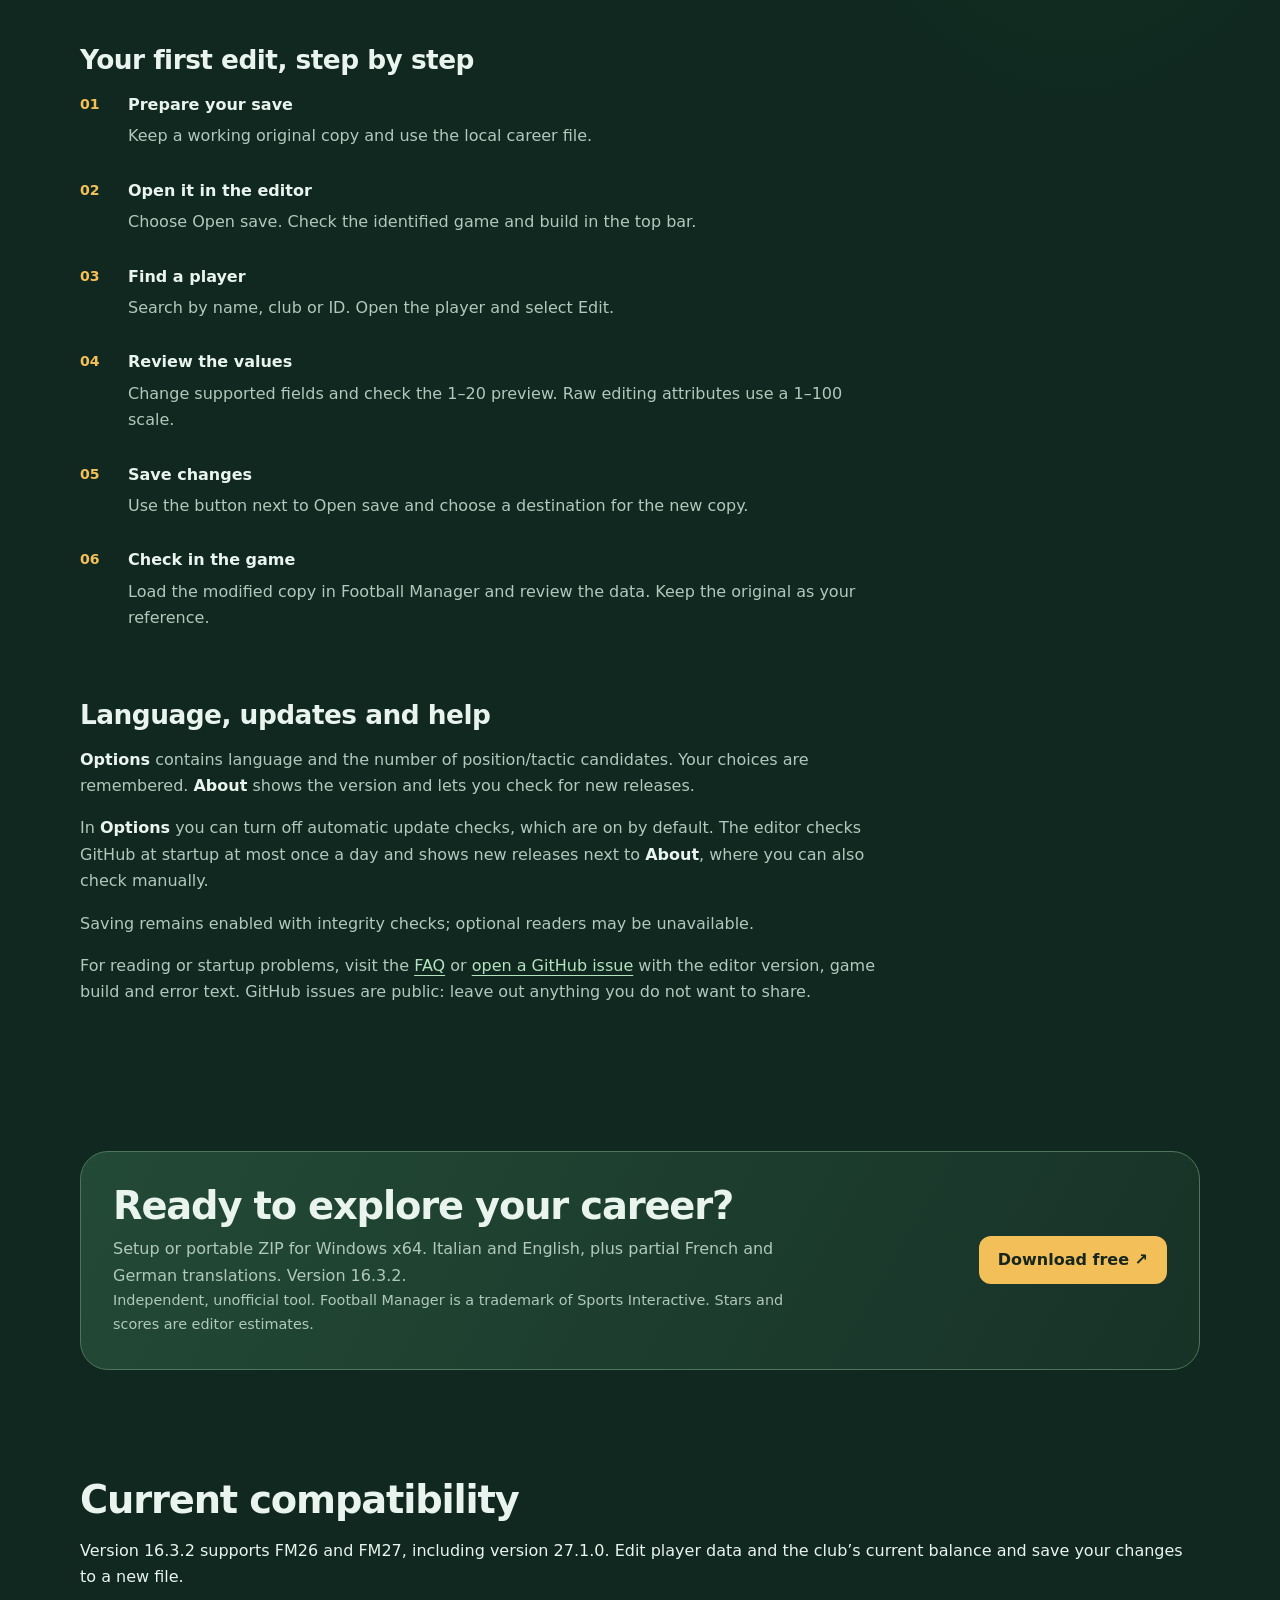
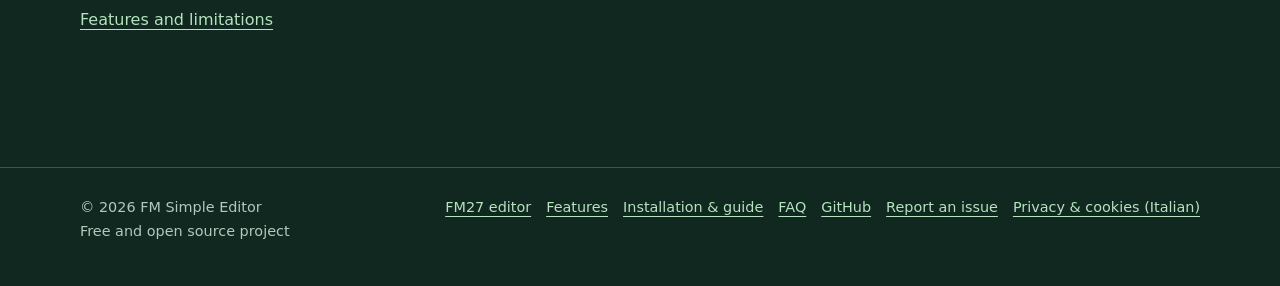
<file: site/en/guide/index.html>
<!doctype html><html lang="en"><head><meta charset="utf-8"><meta name="viewport" content="width=device-width, initial-scale=1"><title>Installation and guide for FM27 and FM26 | FM Simple Editor</title><meta name="description" content="Install the setup or use the portable ZIP. Windows, Python and .NET requirements, opening saves and saving player changes in FM26 and FM27."><meta name="theme-color" content="#10281f"><link rel="canonical" href="https://fmeditor.ramaya.org/en/guide/"><link rel="alternate" hreflang="it" href="https://fmeditor.ramaya.org/guida/"><link rel="alternate" hreflang="en" href="https://fmeditor.ramaya.org/en/guide/"><link rel="alternate" hreflang="x-default" href="https://fmeditor.ramaya.org/guida/"><link rel="icon" type="image/png" href="../../assets/icon.png"><link rel="stylesheet" href="../../assets/site.css"><meta property="og:type" content="website"><meta property="og:site_name" content="FM Simple Editor"><meta property="og:title" content="Installation and guide for FM27 and FM26 | FM Simple Editor"><meta property="og:description" content="Install the setup or use the portable ZIP. Windows, Python and .NET requirements, opening saves and saving player changes in FM26 and FM27."><meta property="og:url" content="https://fmeditor.ramaya.org/en/guide/"><meta property="og:image" content="https://fmeditor.ramaya.org/assets/icon.png"><meta name="twitter:card" content="summary"><script type="application/ld+json">{"@context": "https://schema.org", "@type": "WebPage", "name": "Installation and guide for FM27 and FM26 | FM Simple Editor", "description": "Install the setup or use the portable ZIP. Windows, Python and .NET requirements, opening saves and saving player changes in FM26 and FM27.", "url": "https://fmeditor.ramaya.org/en/guide/", "inLanguage": "en", "isPartOf": {"@type": "WebSite", "name": "FM Simple Editor", "url": "https://fmeditor.ramaya.org/"}}</script><!-- Privacy-friendly analytics by Plausible -->
<script async src="https://stats.ramaya.org/js/pa-GnJzQ6dfLJP9XAEv3MbV9.js"></script>
<script>
  window.plausible=window.plausible||function(){(plausible.q=plausible.q||[]).push(arguments)},plausible.init=plausible.init||function(i){plausible.o=i||{}};
  plausible.init()
</script>
</head><body><a class="skip" href="#main">Skip to content</a><header class="wrap nav"><a class="brand" href="../" aria-label="FM Simple Editor, home"><img src="../../assets/icon.png" alt="" width="44" height="44"><span>FM Simple Editor</span></a><nav class="navlinks" aria-label="Main navigation"><a href="../fm27/">FM27 editor</a><a href="../features/">Features</a><a href="./" aria-current="page">Installation & guide</a><a href="../faq/">FAQ</a><a class="nav-download" href="https://github.com/hierro1981/FM26SimpleEditor/releases/latest">Download ↗</a><a class="lang" href="../../guida/" lang="it" hreflang="it">Italiano</a></nav></header><main id="main"><div class="wrap breadcrumb"><a href="../">Home</a> <span aria-hidden="true"> / </span> Installation & guide</div><div class="wrap page-hero"><div class="eyebrow">Start here</div><h1>From download<br>to your first edit.</h1><p class="lead">Choose the guided setup or portable ZIP. You do not need Visual Studio or development tools to use the editor.</p></div><div class="wrap page-layout"><article class="prose"><section id="requirements"><h2>What you need</h2><div class="table-scroll"><table><thead><tr><th scope="col">Requirement</th><th scope="col">Details</th></tr></thead><tbody><tr><td>Operating system</td><td>Windows x64.</td></tr><tr><td>.NET</td><td>Desktop Runtime 8 x64. The framework is not bundled.</td></tr><tr><td>Python</td><td>Python 3.12 or later and editor dependencies. Checked at startup.</td></tr><tr><td>Save</td><td>A working local save from a supported FM26 or FM27 career.</td></tr><tr><td>Internet</td><td>For downloads, component preparation and update checks.</td></tr></tbody></table></div><p>For FM27, check the supported build on the <a href="../fm27/">FM27 compatibility page</a>.</p></section><section id="download"><h2>Setup or portable ZIP?</h2><h3>Setup: guided installation</h3><p>Download the <strong>Setup-win-x64.exe</strong> asset from the release and follow the wizard. You can choose prerequisite preparation; additional downloads and installations require your consent.</p><h3>ZIP: extract and run</h3><p>Download <strong>FM26SimpleEditor-win-x64.zip</strong>, extract <strong>all</strong> files into a folder and run <strong>FM26SimpleEditor.exe</strong>. Keep the DLLs, Python files and package folders together. The source-code ZIP is not the executable package.</p><p><a href="https://github.com/hierro1981/FM26SimpleEditor/releases/latest">Open downloads ↗</a> · <a href="https://dotnet.microsoft.com/download/dotnet/8.0">Official .NET 8 downloads ↗</a></p><p>For manual .NET installation, choose <strong>.NET Desktop Runtime → Windows → x64</strong>.</p></section><section id="startup"><h2>First launch</h2><p>The editor checks Python and its required libraries. It offers Python installation when missing and prepares missing dependencies. If preparation fails, retry from the same window.</p><p>Python reads and writes the save format; the Windows interface is written in C#. Normal use does not require running Python commands.</p></section><section id="first-edit"><h2>Your first edit, step by step</h2><ol class="numbered"><li><strong>Prepare your save</strong>Keep a working original copy and use the local career file.</li><li><strong>Open it in the editor</strong>Choose Open save. Check the identified game and build in the top bar.</li><li><strong>Find a player</strong>Search by name, club or ID. Open the player and select Edit.</li><li><strong>Review the values</strong>Change supported fields and check the 1–20 preview. Raw editing attributes use a 1–100 scale.</li><li><strong>Save changes</strong>Use the button next to Open save and choose a destination for the new copy.</li><li><strong>Check in the game</strong>Load the modified copy in Football Manager and review the data. Keep the original as your reference.</li></ol></section><section id="options"><h2>Language, updates and help</h2><p><strong>Options</strong> contains language and the number of position/tactic candidates. Your choices are remembered. <strong>About</strong> shows the version and lets you check for new releases.</p><p>In <strong>Options</strong> you can turn off automatic update checks, which are on by default. The editor checks GitHub at startup at most once a day and shows new releases next to <strong>About</strong>, where you can also check manually.</p><p>Saving remains enabled with integrity checks; optional readers may be unavailable.</p><p>For reading or startup problems, visit the <a href="../faq/">FAQ</a> or <a href="https://github.com/hierro1981/FM26SimpleEditor/issues">open a GitHub issue</a> with the editor version, game build and error text. GitHub issues are public: leave out anything you do not want to share.</p></section></article><aside class="aside"><h2>On this page</h2><nav class="toc" aria-label="Page contents"><a href="#requirements">What you need</a><a href="#download">Setup or portable ZIP?</a><a href="#startup">First launch</a><a href="#first-edit">Your first edit, step by step</a><a href="#options">Language, updates and help</a></nav><a class="button" href="https://github.com/hierro1981/FM26SimpleEditor/releases/latest">Download v16.3.2 ↗</a><p>Windows x64 · FM26 + FM27</p></aside></div><section class="section wrap"><div class="download"><div><h2>Ready to explore your career?</h2><p>Setup or portable ZIP for Windows x64. Italian and English, plus partial French and German translations. Version 16.3.2.</p><p class="disclaimer">Independent, unofficial tool. Football Manager is a trademark of Sports Interactive. Stars and scores are editor estimates.</p></div><a class="button" href="https://github.com/hierro1981/FM26SimpleEditor/releases/latest">Download free ↗</a></div></section><section class="section wrap"><h2>Current compatibility</h2><p>Version 16.3.2 supports FM26 and FM27, including version 27.1.0. Edit player data and the club’s current balance and save your changes to a new file.</p><p><a href="../fm27/">Features and limitations</a></p></section></main><footer class="footer"><div class="wrap footerrow"><span>© 2026 FM Simple Editor<br>Free and open source project</span><nav class="footerlinks" aria-label="Footer"><a href="../fm27/">FM27 editor</a><a href="../features/">Features</a><a href="./">Installation & guide</a><a href="../faq/">FAQ</a><a href="https://github.com/hierro1981/FM26SimpleEditor">GitHub</a><a href="https://github.com/hierro1981/FM26SimpleEditor/issues">Report an issue</a><a href="https://ramaya.org/privacy.html">Privacy &amp; cookies (Italian)</a></nav></div></footer></body></html>
</file>
<file: site/assets/site.css>
:root{color-scheme:dark;--ink:#eaf4ee;--muted:#b1c8bc;--bg:#10281f;--panel:#18392c;--line:#335b48;--gold:#f3bf58;--green:#b5e2bf;--mint:#153a2d;--radius:22px}*{box-sizing:border-box}html{scroll-behavior:smooth}body{margin:0;background:radial-gradient(ellipse at 84% 4%,#24513c 0,transparent 32rem),var(--bg);color:var(--ink);font:16px/1.65 system-ui,-apple-system,"Segoe UI",sans-serif}a{color:var(--green);text-underline-offset:4px}a:hover{color:#fff}a:focus-visible{outline:3px solid var(--gold);outline-offset:4px}.wrap{width:min(1120px,calc(100% - 40px));margin:auto}.nav{height:80px;display:flex;align-items:center;justify-content:space-between;gap:18px}.brand{display:flex;align-items:center;gap:12px;color:var(--ink);font-weight:750;text-decoration:none}.brand img{width:44px;height:44px;border-radius:13px}.navlinks{display:flex;gap:20px;align-items:center}.navlinks a{text-decoration:none;color:var(--muted);font-size:.95rem}.lang{border:1px solid var(--line);border-radius:999px;padding:6px 12px}.hero{padding:75px 0 60px;display:grid;grid-template-columns:1.25fr .75fr;align-items:center;gap:52px}.eyebrow{color:var(--gold);font-size:.84rem;font-weight:750;letter-spacing:.13em;text-transform:uppercase}.hero h1{font-size:clamp(2.7rem,6vw,5.3rem);line-height:1.04;letter-spacing:-.055em;margin:.45rem 0 1.3rem;max-width:760px}.hero p{font-size:1.16rem;color:var(--muted);max-width:670px}.actions{display:flex;flex-wrap:wrap;gap:12px;margin:28px 0}.button{display:inline-flex;align-items:center;justify-content:center;min-height:48px;padding:11px 19px;border-radius:12px;background:var(--gold);color:#18271e;text-decoration:none;font-weight:800}.button:hover{background:#ffd77e;color:#18271e}.button.secondary{background:transparent;border:1px solid #759480;color:var(--ink)}.meta{color:var(--muted);font-size:.92rem}.art{min-height:315px;border-radius:30px;border:1px solid #588269;background:linear-gradient(145deg,#214b38,#132c23);display:grid;place-items:center;position:relative;overflow:hidden}.pitch{width:74%;aspect-ratio:1.35;border:2px solid #a6d2b455;border-radius:12px;position:relative;transform:perspective(500px) rotateY(-12deg);box-shadow:0 25px 60px #07150f88}.pitch:before{content:"";position:absolute;left:50%;top:0;bottom:0;border-left:2px solid #a6d2b455}.pitch:after{content:"";position:absolute;left:50%;top:50%;width:28%;aspect-ratio:1;border:2px solid #a6d2b455;border-radius:50%;transform:translate(-50%,-50%)}.dot{position:absolute;width:18px;height:18px;border:3px solid #173225;background:var(--gold);border-radius:50%;box-shadow:0 0 0 2px #f3bf5866}.d1{left:17%;top:23%}.d2{left:48%;top:21%}.d3{right:15%;top:33%}.d4{left:30%;bottom:22%}.d5{right:23%;bottom:16%}.d6{left:50%;top:50%;transform:translate(-50%,-50%);background:var(--green);box-shadow:0 0 0 2px #b5e2bf66}.orbit{position:absolute;width:300px;height:300px;border:1px solid #c9e5cf18;border-radius:50%;right:-90px;top:-110px}.section{padding:54px 0}.section h2{font-size:clamp(1.8rem,3vw,2.6rem);line-height:1.16;letter-spacing:-.03em;margin:0 0 12px}.lead{color:var(--muted);max-width:720px;margin:0 0 28px}.grid{display:grid;grid-template-columns:repeat(3,1fr);gap:16px}.card{background:linear-gradient(145deg,#1b3e2e,#173427);border:1px solid var(--line);border-radius:var(--radius);padding:24px}.icon{font-size:1.5rem}.card h3{margin:11px 0 6px;font-size:1.13rem}.card p{margin:0;color:var(--muted);font-size:.96rem}.band{background:#193b2d;border-block:1px solid var(--line)}.steps{display:grid;grid-template-columns:repeat(4,1fr);gap:12px;counter-reset:step}.step{padding:18px;border-top:2px solid #567e62;color:var(--muted)}.step:before{counter-increment:step;content:"0" counter(step);display:block;color:var(--gold);font-weight:800;font-size:.82rem;margin-bottom:7px}.step strong{display:block;color:var(--ink);margin-bottom:3px}.download{display:grid;grid-template-columns:1fr auto;gap:25px;align-items:center;background:linear-gradient(120deg,#234a36,#173227);border:1px solid #4d765a;border-radius:28px;padding:32px}.download h2{margin:0 0 8px}.download p{margin:0;color:var(--muted);max-width:680px}.disclaimer{color:var(--muted);font-size:.9rem;margin-top:16px}.footer{border-top:1px solid var(--line);margin-top:64px;padding:28px 0 42px;color:var(--muted);font-size:.9rem}.footerrow{display:flex;justify-content:space-between;gap:20px;flex-wrap:wrap}.pill{display:inline-block;border:1px solid #578066;border-radius:999px;padding:4px 10px;color:#d8efde;font-size:.85rem;margin:4px 5px 0 0}@media(max-width:780px){.hero{grid-template-columns:1fr;padding:49px 0 35px;gap:28px}.art{min-height:235px}.grid{grid-template-columns:repeat(2,1fr)}.steps{grid-template-columns:repeat(2,1fr)}.navlinks{gap:12px}.navlinks .optional{display:none}}@media(max-width:520px){.wrap{width:min(100% - 28px,1120px)}.nav{height:67px}.brand img{width:38px;height:38px}.navlinks{gap:9px}.navlinks a{font-size:.84rem}.hero h1{font-size:2.9rem}.hero p{font-size:1.05rem}.grid{grid-template-columns:1fr}.download{grid-template-columns:1fr;padding:23px}.actions .button{flex:1}.section{padding:39px 0}.steps{gap:6px}.step{padding:13px}}
/* Shared navigation and editorial pages */
.skip{position:absolute;left:12px;top:-80px;z-index:20;background:var(--gold);color:#10281f;padding:10px 16px;border-radius:8px}.skip:focus{top:10px}.nav{height:auto;min-height:86px;padding-block:17px;flex-wrap:wrap}.brand{white-space:nowrap}.navlinks{flex-wrap:wrap;gap:16px}.navlinks a[aria-current=page]{color:var(--gold)}.navlinks .nav-download{color:var(--ink);border-bottom:2px solid var(--gold)}.hero{padding-top:58px}.hero h1{font-size:clamp(2.7rem,5.7vw,4.8rem)}.art{position:relative}.edition-mark{position:absolute;top:22px;left:25px;color:var(--ink);font-size:1.25rem;font-weight:850;letter-spacing:.07em}.edition-mark small{display:block;color:var(--muted);font-size:.75rem;font-weight:500;letter-spacing:0;margin-top:2px}.spotlight{display:grid;grid-template-columns:1.2fr 1fr;gap:35px;align-items:center;border:1px solid #73935a;background:linear-gradient(120deg,#2e4c32,#173427);border-radius:26px;padding:32px}.spotlight h2{margin:8px 0 12px}.spotlight p{color:var(--muted);margin:0 0 18px}.build-badge{display:inline-block;padding:5px 10px;border:1px solid #a2b880;border-radius:8px;font-size:.82rem;color:#d8edc8}.compact-list{margin:0;padding-left:20px;color:var(--muted)}.compact-list li{margin:9px 0}.text-link{font-weight:750}.explore{display:grid;grid-template-columns:repeat(4,1fr);gap:16px}.explore a{display:flex;flex-direction:column;gap:10px;border-top:2px solid #6c916e;padding:20px 12px 12px;text-decoration:none;color:var(--ink)}.explore a:hover{border-color:var(--gold);background:#b5e2bf08}.explore span{font-size:.92rem;color:var(--muted)}.explore strong{font-size:1.12rem}.breadcrumb{padding-top:25px;color:var(--muted);font-size:.9rem}.breadcrumb a{color:var(--muted)}.page-hero{padding:45px 0 35px}.page-hero h1{font-size:clamp(2.4rem,5vw,4.2rem);line-height:1.08;letter-spacing:-.045em;margin:14px 0 20px;max-width:880px}.page-hero .lead{font-size:1.15rem;max-width:820px}.page-layout{display:grid;grid-template-columns:minmax(0,1fr) 270px;gap:50px;align-items:start;padding-block:20px 45px}.prose{min-width:0}.prose section{scroll-margin-top:25px;margin:0 0 46px}.prose h2{font-size:1.65rem;line-height:1.25;margin:0 0 16px;letter-spacing:-.02em}.prose h3{font-size:1.13rem;margin:24px 0 9px}.prose p,.prose li{color:var(--muted)}.prose strong{color:var(--ink)}.prose li{margin-bottom:8px}.prose a{overflow-wrap:anywhere}.prose code{font-size:.88em;background:#284b37;border:1px solid var(--line);padding:2px 6px;border-radius:5px;overflow-wrap:anywhere}.aside{position:sticky;top:25px;border:1px solid var(--line);border-radius:18px;padding:23px;background:var(--panel)}.aside h2{font-size:1rem;margin:0 0 16px}.aside a{display:block;font-size:.93rem;margin:10px 0}.aside .button{display:flex;margin-top:23px;font-size:.9rem}.aside p{font-size:.87rem;color:var(--muted)}.table-scroll{overflow-x:auto;border:1px solid var(--line);border-radius:14px;margin:22px 0}.table-scroll table{width:100%;border-collapse:collapse;min-width:460px;text-align:left;font-size:.94rem}.table-scroll th,.table-scroll td{padding:14px 16px;border-bottom:1px solid var(--line);vertical-align:top}.table-scroll th{background:#214633;color:var(--ink)}.table-scroll td{color:var(--muted)}.table-scroll tr:last-child td{border-bottom:0}.note{border-left:3px solid var(--gold);padding:15px 20px;background:#f3bf5809;border-radius:0 12px 12px 0;margin:24px 0}.note p{margin:0}.numbered{counter-reset:guide;list-style:none;padding:0}.numbered>li{counter-increment:guide;position:relative;padding:0 0 20px 48px}.numbered>li:before{content:counter(guide,decimal-leading-zero);position:absolute;left:0;top:1px;color:var(--gold);font-size:.88rem;font-weight:800}.numbered strong{display:block;margin-bottom:5px}.faq-item{border-bottom:1px solid var(--line);padding:18px 0}.faq-item summary{cursor:pointer;font-weight:700;color:var(--ink);padding-right:15px}.faq-item[open] summary{color:var(--gold)}.faq-item p{margin:12px 0 3px}.footerlinks{display:flex;gap:15px;flex-wrap:wrap}.footer .footerrow{align-items:start}.section-tight{padding:20px 0 35px}@media(max-width:950px){.nav{gap:14px}.navlinks{gap:14px}.page-layout{grid-template-columns:minmax(0,1fr) 230px;gap:28px}.explore{grid-template-columns:repeat(2,1fr)}}@media(max-width:700px){.spotlight{grid-template-columns:1fr;gap:12px;padding:24px}.page-layout{grid-template-columns:1fr;gap:10px}.aside{position:static;order:-1;margin-bottom:25px}.aside .toc{display:flex;gap:6px 18px;flex-wrap:wrap}.aside .toc a{margin:2px 0}.aside .button,.aside p{display:none}.page-hero{padding-top:30px}.navlinks{width:100%;gap:10px 17px}.navlinks a{font-size:.87rem}.explore{gap:8px}.hero{padding-top:35px}.prose section{margin-bottom:35px}}@media(prefers-reduced-motion:reduce){html{scroll-behavior:auto}}
</file>
